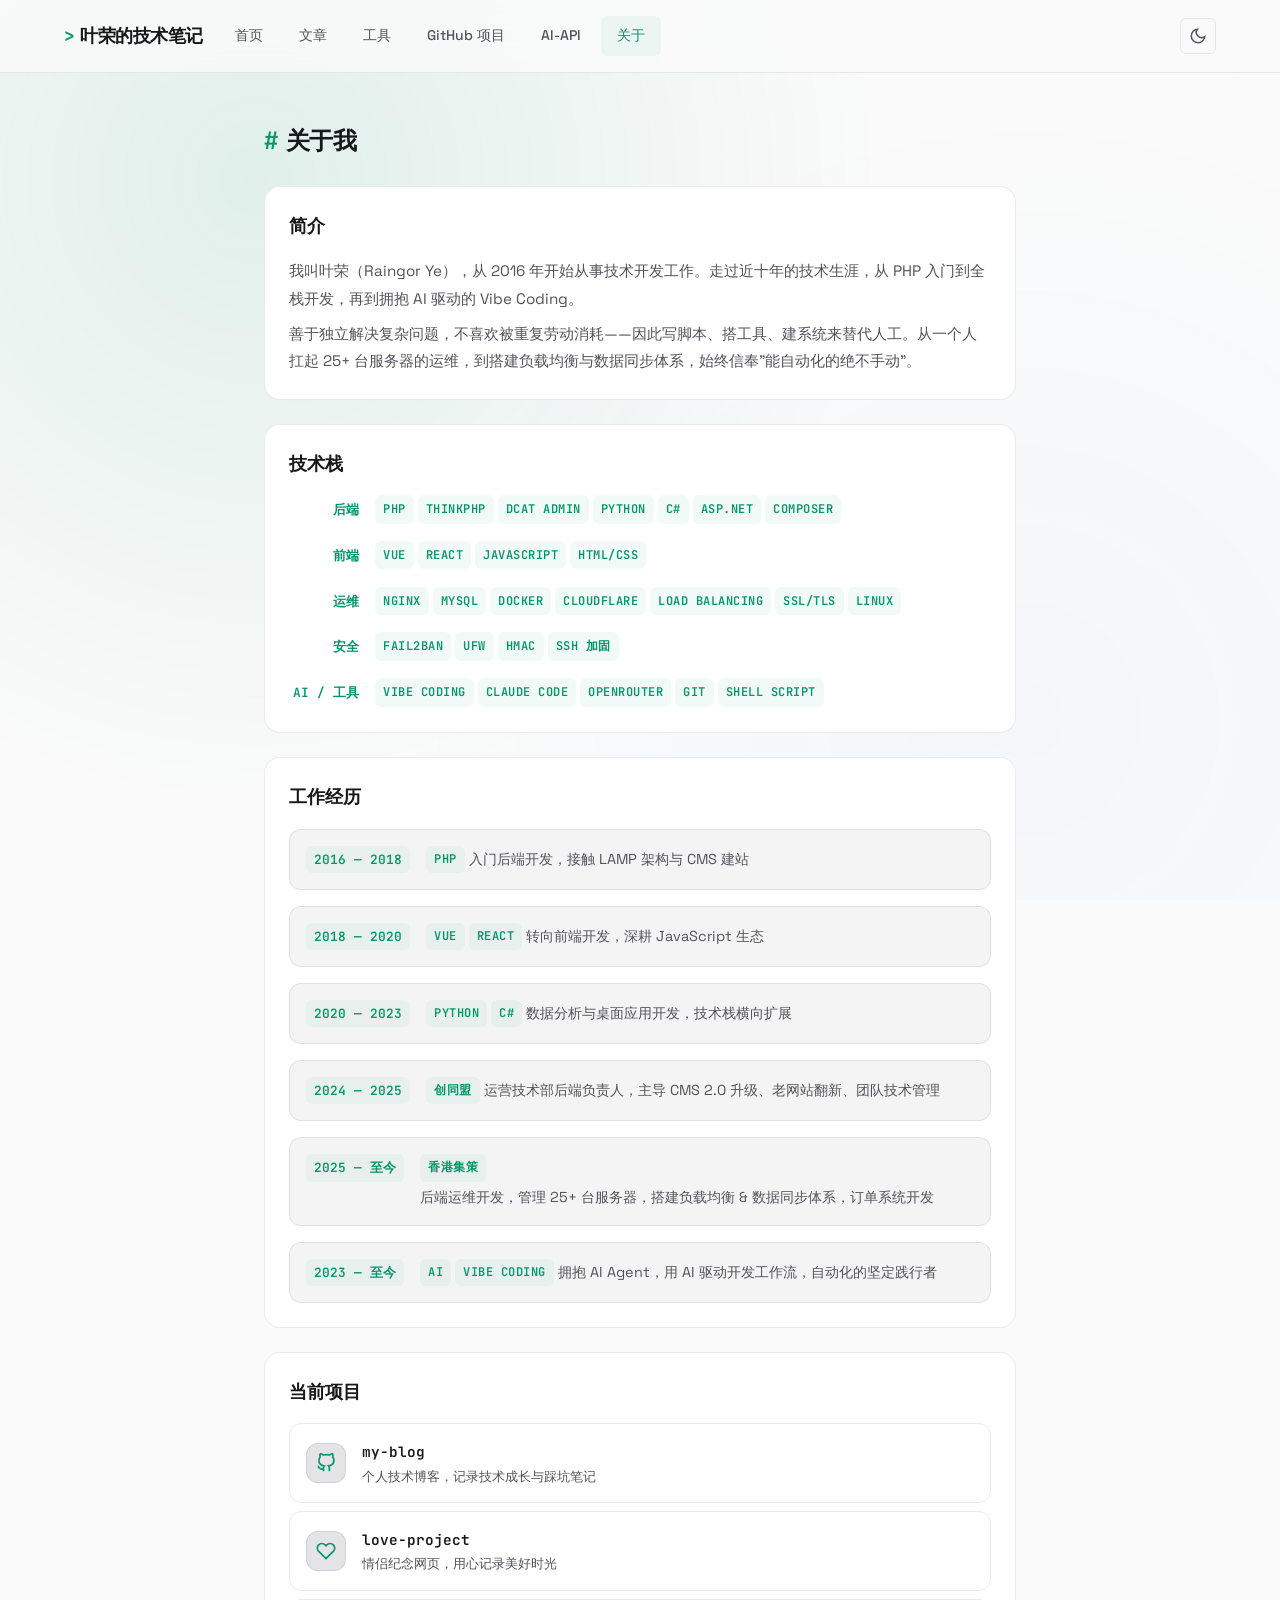
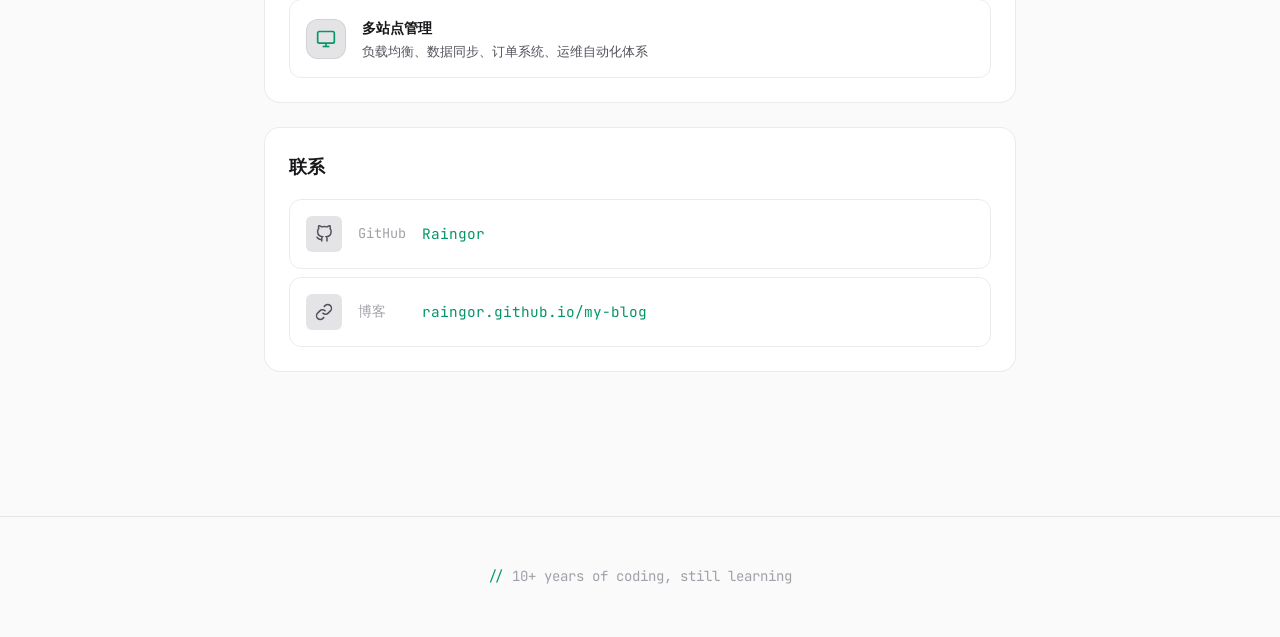
<file: about.html>
<!DOCTYPE html>
<html lang="zh-CN">
<head>
  <meta charset="UTF-8">
  <meta name="viewport" content="width=device-width, initial-scale=1.0">
  <title>关于 - 叶荣的技术笔记</title>
  <link rel="preconnect" href="https://fonts.googleapis.com">
  <link rel="preconnect" href="https://fonts.gstatic.com" crossorigin>
  <link href="https://fonts.googleapis.com/css2?family=Space+Grotesk:wght@400;500;600;700&family=JetBrains+Mono:wght@400;500;600&display=swap" rel="stylesheet">
  <link rel="stylesheet" href="css/style.css">
</head>
<body data-page="about">
  <!-- Header -->
  <header class="header">
    <div class="container header-inner">
      <div class="header-left">
        <a href="index.html" class="logo">叶荣的技术笔记</a>
        <nav class="nav">
          <a href="index.html">首页</a>
          <a href="blog.html">文章</a>
          <a href="tools.html">工具</a>
          <a href="github.html">GitHub 项目</a>
          <a href="ai.html">AI-API</a>
          <a href="about.html">关于</a>
        </nav>
      </div>
      <div class="header-right">
        <button class="theme-toggle" onclick="toggleTheme()" title="切换主题">
          <svg class="moon-icon" width="18" height="18" viewBox="0 0 24 24" fill="none" stroke="currentColor" stroke-width="2"><path d="M21 12.79A9 9 0 1 1 11.21 3 7 7 0 0 0 21 12.79z"></path></svg>
          <svg class="sun-icon" width="18" height="18" viewBox="0 0 24 24" fill="none" stroke="currentColor" stroke-width="2"><circle cx="12" cy="12" r="5"></circle><line x1="12" y1="1" x2="12" y2="3"></line><line x1="12" y1="21" x2="12" y2="23"></line><line x1="4.22" y1="4.22" x2="5.64" y2="5.64"></line><line x1="18.36" y1="18.36" x2="19.78" y2="19.78"></line><line x1="1" y1="12" x2="3" y2="12"></line><line x1="21" y1="12" x2="23" y2="12"></line><line x1="4.22" y1="19.78" x2="5.64" y2="18.36"></line><line x1="18.36" y1="5.64" x2="19.78" y2="4.22"></line></svg>
        </button>
        <button class="mobile-menu-btn" onclick="toggleMobileMenu()">
          <svg width="24" height="24" viewBox="0 0 24 24" fill="none" stroke="currentColor" stroke-width="2">
            <line x1="3" y1="6" x2="21" y2="6"></line>
            <line x1="3" y1="12" x2="21" y2="12"></line>
            <line x1="3" y1="18" x2="21" y2="18"></line>
          </svg>
        </button>
      </div>
    </div>
  </header>

  <!-- Main Content -->
  <section class="section">
    <div class="container container-narrow">
      <h1 class="section-title">关于我</h1>

      <div class="card mb-lg">
        <h2 class="card-title">简介</h2>
        <p class="card-text">
          我叫叶荣（Raingor Ye），从 2016 年开始从事技术开发工作。走过近十年的技术生涯，从 PHP 入门到全栈开发，再到拥抱 AI 驱动的 Vibe Coding。
        </p>
        <p class="card-text mt-sm">
          善于独立解决复杂问题，不喜欢被重复劳动消耗——因此写脚本、搭工具、建系统来替代人工。从一个人扛起 25+ 台服务器的运维，到搭建负载均衡与数据同步体系，始终信奉"能自动化的绝不手动"。
        </p>
      </div>

      <div class="card mb-lg">
        <h2 class="card-title">技术栈</h2>
        <div class="skills-grid">
          <div class="skill-group">
            <div class="skill-group-label">后端</div>
            <div class="skill-tags">
              <span class="tag">PHP</span>
              <span class="tag">ThinkPHP</span>
              <span class="tag">Dcat Admin</span>
              <span class="tag">Python</span>
              <span class="tag">C#</span>
              <span class="tag">ASP.NET</span>
              <span class="tag">Composer</span>
            </div>
          </div>
          <div class="skill-group">
            <div class="skill-group-label">前端</div>
            <div class="skill-tags">
              <span class="tag">Vue</span>
              <span class="tag">React</span>
              <span class="tag">JavaScript</span>
              <span class="tag">HTML/CSS</span>
            </div>
          </div>
          <div class="skill-group">
            <div class="skill-group-label">运维</div>
            <div class="skill-tags">
              <span class="tag">Nginx</span>
              <span class="tag">MySQL</span>
              <span class="tag">Docker</span>
              <span class="tag">Cloudflare</span>
              <span class="tag">Load Balancing</span>
              <span class="tag">SSL/TLS</span>
              <span class="tag">Linux</span>
            </div>
          </div>
          <div class="skill-group">
            <div class="skill-group-label">安全</div>
            <div class="skill-tags">
              <span class="tag">Fail2ban</span>
              <span class="tag">UFW</span>
              <span class="tag">HMAC</span>
              <span class="tag">SSH 加固</span>
            </div>
          </div>
          <div class="skill-group">
            <div class="skill-group-label">AI / 工具</div>
            <div class="skill-tags">
              <span class="tag">Vibe Coding</span>
              <span class="tag">Claude Code</span>
              <span class="tag">OpenRouter</span>
              <span class="tag">Git</span>
              <span class="tag">Shell Script</span>
            </div>
          </div>
        </div>
      </div>

      <div class="card mb-lg">
        <h2 class="card-title">工作经历</h2>
        <div class="timeline">
          <div class="timeline-item">
            <div class="timeline-year">2016 — 2018</div>
            <div class="timeline-content">
              <span class="tag">PHP</span> 入门后端开发，接触 LAMP 架构与 CMS 建站
            </div>
          </div>
          <div class="timeline-item">
            <div class="timeline-year">2018 — 2020</div>
            <div class="timeline-content">
              <span class="tag">Vue</span> <span class="tag">React</span> 转向前端开发，深耕 JavaScript 生态
            </div>
          </div>
          <div class="timeline-item">
            <div class="timeline-year">2020 — 2023</div>
            <div class="timeline-content">
              <span class="tag">Python</span> <span class="tag">C#</span> 数据分析与桌面应用开发，技术栈横向扩展
            </div>
          </div>
          <div class="timeline-item">
            <div class="timeline-year">2024 — 2025</div>
            <div class="timeline-content">
              <span class="tag">创同盟</span> 运营技术部后端负责人，主导 CMS 2.0 升级、老网站翻新、团队技术管理
            </div>
          </div>
          <div class="timeline-item">
            <div class="timeline-year">2025 — 至今</div>
            <div class="timeline-content">
              <span class="tag">香港集策</span> 后端运维开发，管理 25+ 台服务器，搭建负载均衡 & 数据同步体系，订单系统开发
            </div>
          </div>
          <div class="timeline-item">
            <div class="timeline-year">2023 — 至今</div>
            <div class="timeline-content">
              <span class="tag">AI</span> <span class="tag">Vibe Coding</span> 拥抱 AI Agent，用 AI 驱动开发工作流，自动化的坚定践行者
            </div>
          </div>
        </div>
      </div>

      <div class="card mb-lg">
        <h2 class="card-title">当前项目</h2>
        <div class="project-list">
          <a href="https://raingor.github.io/my-blog" target="_blank" class="project-item">
            <div class="project-item-icon">
              <svg width="20" height="20" viewBox="0 0 24 24" fill="none" stroke="currentColor" stroke-width="2"><path d="M9 19c-5 1.5-5-2.5-7-3m14 6v-3.87a3.37 3.37 0 0 0-.94-2.61c3.14-.35 6.44-1.54 6.44-7A5.44 5.44 0 0 0 20 4.77 5.07 5.07 0 0 0 19.91 1S18.73.65 16 2.48a13.38 13.38 0 0 0-7 0C6.27.65 5.09 1 5.09 1A5.07 5.07 0 0 0 5 4.77a5.44 5.44 0 0 0-1.5 3.78c0 5.42 3.3 6.61 6.44 7A3.37 3.37 0 0 0 9 18.13V22"></path></svg>
            </div>
            <div class="project-item-content">
              <div class="project-item-title">my-blog</div>
              <div class="project-item-desc">个人技术博客，记录技术成长与踩坑笔记</div>
            </div>
          </a>
          <a href="https://raingor.github.io/cc-timeline/" target="_blank" class="project-item">
            <div class="project-item-icon">
              <svg width="20" height="20" viewBox="0 0 24 24" fill="none" stroke="currentColor" stroke-width="2"><path d="M20.84 4.61a5.5 5.5 0 0 0-7.78 0L12 5.67l-1.06-1.06a5.5 5.5 0 0 0-7.78 7.78l1.06 1.06L12 21.23l7.78-7.78 1.06-1.06a5.5 5.5 0 0 0 0-7.78z"></path></svg>
            </div>
            <div class="project-item-content">
              <div class="project-item-title">love-project</div>
              <div class="project-item-desc">情侣纪念网页，用心记录美好时光</div>
            </div>
          </a>
          <div class="project-item">
            <div class="project-item-icon" style="border-color: var(--color-border);">
              <svg width="20" height="20" viewBox="0 0 24 24" fill="none" stroke="currentColor" stroke-width="2"><rect x="2" y="3" width="20" height="14" rx="2" ry="2"></rect><line x1="8" y1="21" x2="16" y2="21"></line><line x1="12" y1="17" x2="12" y2="21"></line></svg>
            </div>
            <div class="project-item-content">
              <div class="project-item-title">多站点管理</div>
              <div class="project-item-desc">负载均衡、数据同步、订单系统、运维自动化体系</div>
            </div>
          </div>
        </div>
      </div>

      <div class="card">
        <h2 class="card-title">联系</h2>
        <div class="contact-list">
          <a href="https://github.com/Raingor" target="_blank" class="contact-item">
            <span class="contact-icon">
              <svg width="18" height="18" viewBox="0 0 24 24" fill="none" stroke="currentColor" stroke-width="2"><path d="M9 19c-5 1.5-5-2.5-7-3m14 6v-3.87a3.37 3.37 0 0 0-.94-2.61c3.14-.35 6.44-1.54 6.44-7A5.44 5.44 0 0 0 20 4.77 5.07 5.07 0 0 0 19.91 1S18.73.65 16 2.48a13.38 13.38 0 0 0-7 0C6.27.65 5.09 1 5.09 1A5.07 5.07 0 0 0 5 4.77a5.44 5.44 0 0 0-1.5 3.78c0 5.42 3.3 6.61 6.44 7A3.37 3.37 0 0 0 9 18.13V22"></path></svg>
            </span>
            <span class="contact-label">GitHub</span>
            <span class="contact-value">Raingor</span>
          </a>
          <a href="https://raingor.github.io/my-blog" target="_blank" class="contact-item">
            <span class="contact-icon">
              <svg width="18" height="18" viewBox="0 0 24 24" fill="none" stroke="currentColor" stroke-width="2"><path d="M10 13a5 5 0 0 0 7.54.54l3-3a5 5 0 0 0-7.07-7.07l-1.72 1.71"></path><path d="M14 11a5 5 0 0 0-7.54-.54l-3 3a5 5 0 0 0 7.07 7.07l1.71-1.71"></path></svg>
            </span>
            <span class="contact-label">博客</span>
            <span class="contact-value">raingor.github.io/my-blog</span>
          </a>
        </div>
      </div>
    </div>
  </section>

  <!-- Footer -->
  <footer class="footer">
    <div class="container">
      <p>10+ years of coding, still learning</p>
    </div>
  </footer>

  <script src="js/theme.js"></script>
  <script src="js/app.js"></script>
</body>
</html>
</file>
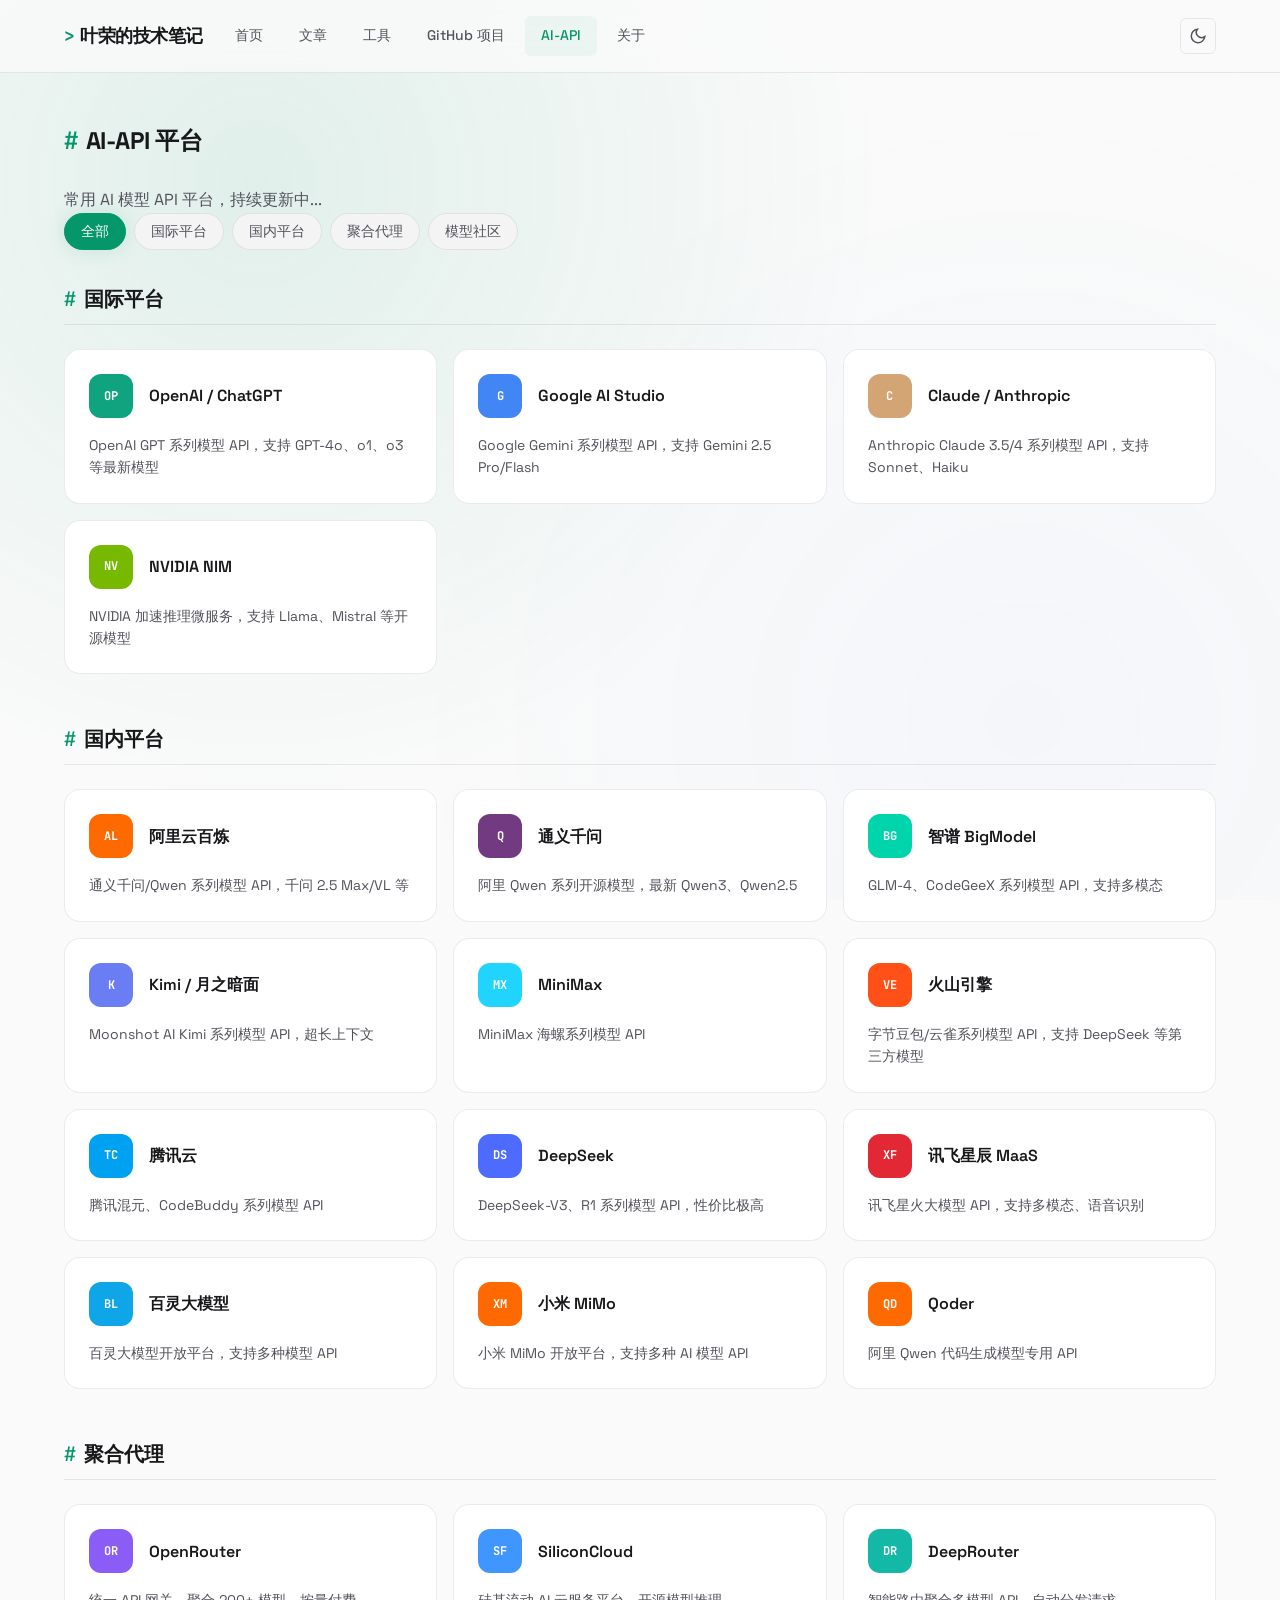
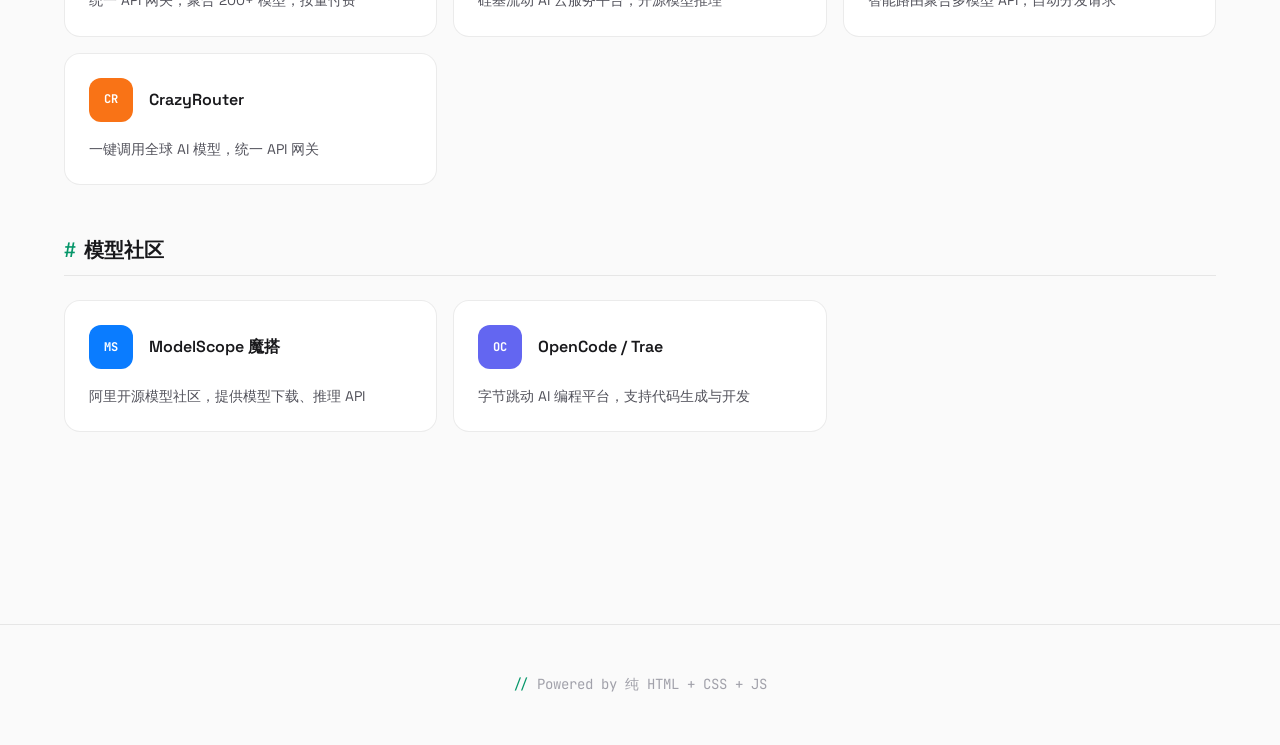
<file: ai.html>
<!DOCTYPE html>
<html lang="zh-CN">
<head>
  <meta charset="UTF-8">
  <meta name="viewport" content="width=device-width, initial-scale=1.0">
  <title>AI-API 平台 - 叶荣的技术笔记</title>
  <link rel="preconnect" href="https://fonts.googleapis.com">
  <link rel="preconnect" href="https://fonts.gstatic.com" crossorigin>
  <link href="https://fonts.googleapis.com/css2?family=Space+Grotesk:wght@400;500;600;700&family=JetBrains+Mono:wght@400;500;600&display=swap" rel="stylesheet">
  <link rel="stylesheet" href="css/style.css">
</head>
<body data-page="ai">
  <!-- Header -->
  <header class="header">
    <div class="container header-inner">
      <div class="header-left">
        <a href="index.html" class="logo">叶荣的技术笔记</a>
        <nav class="nav">
          <a href="index.html">首页</a>
          <a href="blog.html">文章</a>
          <a href="tools.html">工具</a>
          <a href="github.html">GitHub 项目</a>
          <a href="ai.html">AI-API</a>
          <a href="about.html">关于</a>
        </nav>
      </div>
      <div class="header-right">
        <button class="theme-toggle" onclick="toggleTheme()" title="切换主题">
          <svg class="moon-icon" width="18" height="18" viewBox="0 0 24 24" fill="none" stroke="currentColor" stroke-width="2"><path d="M21 12.79A9 9 0 1 1 11.21 3 7 7 0 0 0 21 12.79z"></path></svg>
          <svg class="sun-icon" width="18" height="18" viewBox="0 0 24 24" fill="none" stroke="currentColor" stroke-width="2"><circle cx="12" cy="12" r="5"></circle><line x1="12" y1="1" x2="12" y2="3"></line><line x1="12" y1="21" x2="12" y2="23"></line><line x1="4.22" y1="4.22" x2="5.64" y2="5.64"></line><line x1="18.36" y1="18.36" x2="19.78" y2="19.78"></line><line x1="1" y1="12" x2="3" y2="12"></line><line x1="21" y1="12" x2="23" y2="12"></line><line x1="4.22" y1="19.78" x2="5.64" y2="18.36"></line><line x1="18.36" y1="5.64" x2="19.78" y2="4.22"></line></svg>
        </button>
        <button class="mobile-menu-btn" onclick="toggleMobileMenu()">
          <svg width="24" height="24" viewBox="0 0 24 24" fill="none" stroke="currentColor" stroke-width="2">
            <line x1="3" y1="6" x2="21" y2="6"></line>
            <line x1="3" y1="12" x2="21" y2="12"></line>
            <line x1="3" y1="18" x2="21" y2="18"></line>
          </svg>
        </button>
      </div>
    </div>
  </header>

  <!-- Main Content -->
  <section class="section">
    <div class="container">
      <h1 class="section-title">AI-API 平台</h1>
      <p style="color: var(--color-text-secondary); margin-bottom: var(--space-6);">
        常用 AI 模型 API 平台，持续更新中...
      </p>

      <div id="ai-content">

        <!-- Category Pills -->
        <div id="category-pills" class="category-pills"></div>

        <!-- International Platforms -->
        <div class="tool-category" data-category="international">
        <h2>国际平台</h2>
        <div class="ai-grid">
          <a href="https://chat.openai.com/" target="_blank" class="ai-card">
            <div class="ai-card-header">
              <div class="ai-card-icon" style="background: #10a37f;">OP</div>
              <div class="ai-card-title">OpenAI / ChatGPT</div>
            </div>
            <div class="ai-card-desc">OpenAI GPT 系列模型 API，支持 GPT-4o、o1、o3 等最新模型</div>
          </a>
          <a href="https://aistudio.google.com/" target="_blank" class="ai-card">
            <div class="ai-card-header">
              <div class="ai-card-icon" style="background: #4285f4;">G</div>
              <div class="ai-card-title">Google AI Studio</div>
            </div>
            <div class="ai-card-desc">Google Gemini 系列模型 API，支持 Gemini 2.5 Pro/Flash</div>
          </a>
          <a href="https://claude.ai/" target="_blank" class="ai-card">
            <div class="ai-card-header">
              <div class="ai-card-icon" style="background: #d4a574;">C</div>
              <div class="ai-card-title">Claude / Anthropic</div>
            </div>
            <div class="ai-card-desc">Anthropic Claude 3.5/4 系列模型 API，支持 Sonnet、Haiku</div>
          </a>
          <a href="https://build.nvidia.com/models" target="_blank" class="ai-card">
            <div class="ai-card-header">
              <div class="ai-card-icon" style="background: #76b900;">NV</div>
              <div class="ai-card-title">NVIDIA NIM</div>
            </div>
            <div class="ai-card-desc">NVIDIA 加速推理微服务，支持 Llama、Mistral 等开源模型</div>
          </a>
        </div>
      </div>

      <!-- Domestic Platforms -->
      <div class="tool-category" data-category="domestic">
        <h2>国内平台</h2>
        <div class="ai-grid">
          <a href="https://bailian.console.aliyun.com/" target="_blank" class="ai-card">
            <div class="ai-card-header">
              <div class="ai-card-icon" style="background: #ff6a00;">AL</div>
              <div class="ai-card-title">阿里云百炼</div>
            </div>
            <div class="ai-card-desc">通义千问/Qwen 系列模型 API，千问 2.5 Max/VL 等</div>
          </a>
          <a href="https://qwen.ai/" target="_blank" class="ai-card">
            <div class="ai-card-header">
              <div class="ai-card-icon" style="background: #723a81;">Q</div>
              <div class="ai-card-title">通义千问</div>
            </div>
            <div class="ai-card-desc">阿里 Qwen 系列开源模型，最新 Qwen3、Qwen2.5</div>
          </a>
          <a href="https://bigmodel.cn/" target="_blank" class="ai-card">
            <div class="ai-card-header">
              <div class="ai-card-icon" style="background: #00d4aa;">BG</div>
              <div class="ai-card-title">智谱 BigModel</div>
            </div>
            <div class="ai-card-desc">GLM-4、CodeGeeX 系列模型 API，支持多模态</div>
          </a>
          <a href="https://platform.kimi.com/" target="_blank" class="ai-card">
            <div class="ai-card-header">
              <div class="ai-card-icon" style="background: #6b7df2;">K</div>
              <div class="ai-card-title">Kimi / 月之暗面</div>
            </div>
            <div class="ai-card-desc">Moonshot AI Kimi 系列模型 API，超长上下文</div>
          </a>
          <a href="https://platform.minimaxi.com/" target="_blank" class="ai-card">
            <div class="ai-card-header">
              <div class="ai-card-icon" style="background: #21d4fd;">MX</div>
              <div class="ai-card-title">MiniMax</div>
            </div>
            <div class="ai-card-desc">MiniMax 海螺系列模型 API</div>
          </a>
          <a href="https://console.volcengine.com/" target="_blank" class="ai-card">
            <div class="ai-card-header">
              <div class="ai-card-icon" style="background: #ff5018;">VE</div>
              <div class="ai-card-title">火山引擎</div>
            </div>
            <div class="ai-card-desc">字节豆包/云雀系列模型 API，支持 DeepSeek 等第三方模型</div>
          </a>
          <a href="https://cloud.tencent.com/" target="_blank" class="ai-card">
            <div class="ai-card-header">
              <div class="ai-card-icon" style="background: #00a1f1;">TC</div>
              <div class="ai-card-title">腾讯云</div>
            </div>
            <div class="ai-card-desc">腾讯混元、CodeBuddy 系列模型 API</div>
          </a>
          <a href="https://platform.deepseek.com/" target="_blank" class="ai-card">
            <div class="ai-card-header">
              <div class="ai-card-icon" style="background: #4d6bfe;">DS</div>
              <div class="ai-card-title">DeepSeek</div>
            </div>
            <div class="ai-card-desc">DeepSeek-V3、R1 系列模型 API，性价比极高</div>
          </a>
          <a href="https://maas.xfyun.cn/" target="_blank" class="ai-card">
            <div class="ai-card-header">
              <div class="ai-card-icon" style="background: #e32835;">XF</div>
              <div class="ai-card-title">讯飞星辰 MaaS</div>
            </div>
            <div class="ai-card-desc">讯飞星火大模型 API，支持多模态、语音识别</div>
          </a>
          <a href="https://ling.tbox.cn/open" target="_blank" class="ai-card">
            <div class="ai-card-header">
              <div class="ai-card-icon" style="background: #0ea5e9;">BL</div>
              <div class="ai-card-title">百灵大模型</div>
            </div>
            <div class="ai-card-desc">百灵大模型开放平台，支持多种模型 API</div>
          </a>
          <a href="https://platform.xiaomimimo.com/" target="_blank" class="ai-card">
            <div class="ai-card-header">
              <div class="ai-card-icon" style="background: #ff6900;">XM</div>
              <div class="ai-card-title">小米 MiMo</div>
            </div>
            <div class="ai-card-desc">小米 MiMo 开放平台，支持多种 AI 模型 API</div>
          </a>
          <a href="https://qoder.console.aliyun.com/" target="_blank" class="ai-card">
            <div class="ai-card-header">
              <div class="ai-card-icon" style="background: #ff6a00;">QD</div>
              <div class="ai-card-title">Qoder</div>
            </div>
            <div class="ai-card-desc">阿里 Qwen 代码生成模型专用 API</div>
          </a>
        </div>
      </div>

      <!-- Model Aggregators / Proxy -->
      <div class="tool-category" data-category="proxy">
        <h2>聚合代理</h2>
        <div class="ai-grid">
          <a href="https://openrouter.ai/" target="_blank" class="ai-card">
            <div class="ai-card-header">
              <div class="ai-card-icon" style="background: #8b5cf6;">OR</div>
              <div class="ai-card-title">OpenRouter</div>
            </div>
            <div class="ai-card-desc">统一 API 网关，聚合 200+ 模型，按量付费</div>
          </a>
          <a href="https://cloud.siliconflow.cn/" target="_blank" class="ai-card">
            <div class="ai-card-header">
              <div class="ai-card-icon" style="background: #4096ff;">SF</div>
              <div class="ai-card-title">SiliconCloud</div>
            </div>
            <div class="ai-card-desc">硅基流动 AI 云服务平台，开源模型推理</div>
          </a>
          <a href="https://deeprouter.top/" target="_blank" class="ai-card">
            <div class="ai-card-header">
              <div class="ai-card-icon" style="background: #14b8a6;">DR</div>
              <div class="ai-card-title">DeepRouter</div>
            </div>
            <div class="ai-card-desc">智能路由聚合多模型 API，自动分发请求</div>
          </a>
          <a href="https://crazyrouter.com/" target="_blank" class="ai-card">
            <div class="ai-card-header">
              <div class="ai-card-icon" style="background: #f97316;">CR</div>
              <div class="ai-card-title">CrazyRouter</div>
            </div>
            <div class="ai-card-desc">一键调用全球 AI 模型，统一 API 网关</div>
          </a>
        </div>
      </div>

      <!-- Model Communities -->
      <div class="tool-category" data-category="community">
        <h2>模型社区</h2>
        <div class="ai-grid">
          <a href="https://modelscope.cn/" target="_blank" class="ai-card">
            <div class="ai-card-header">
              <div class="ai-card-icon" style="background: #0a7cff;">MS</div>
              <div class="ai-card-title">ModelScope 魔搭</div>
            </div>
            <div class="ai-card-desc">阿里开源模型社区，提供模型下载、推理 API</div>
          </a>
          <a href="https://opencode.ai/" target="_blank" class="ai-card">
            <div class="ai-card-header">
              <div class="ai-card-icon" style="background: #6366f1;">OC</div>
              <div class="ai-card-title">OpenCode / Trae</div>
            </div>
            <div class="ai-card-desc">字节跳动 AI 编程平台，支持代码生成与开发</div>
          </a>
        </div>
      </div>
    </div>
    </div>
  </section>

  <!-- Footer -->
  <footer class="footer">
    <div class="container">
      <p>Powered by 纯 HTML + CSS + JS</p>
    </div>
  </footer>

  <script src="js/theme.js"></script>
  <script src="js/app.js"></script>
</body>
</html>
</file>
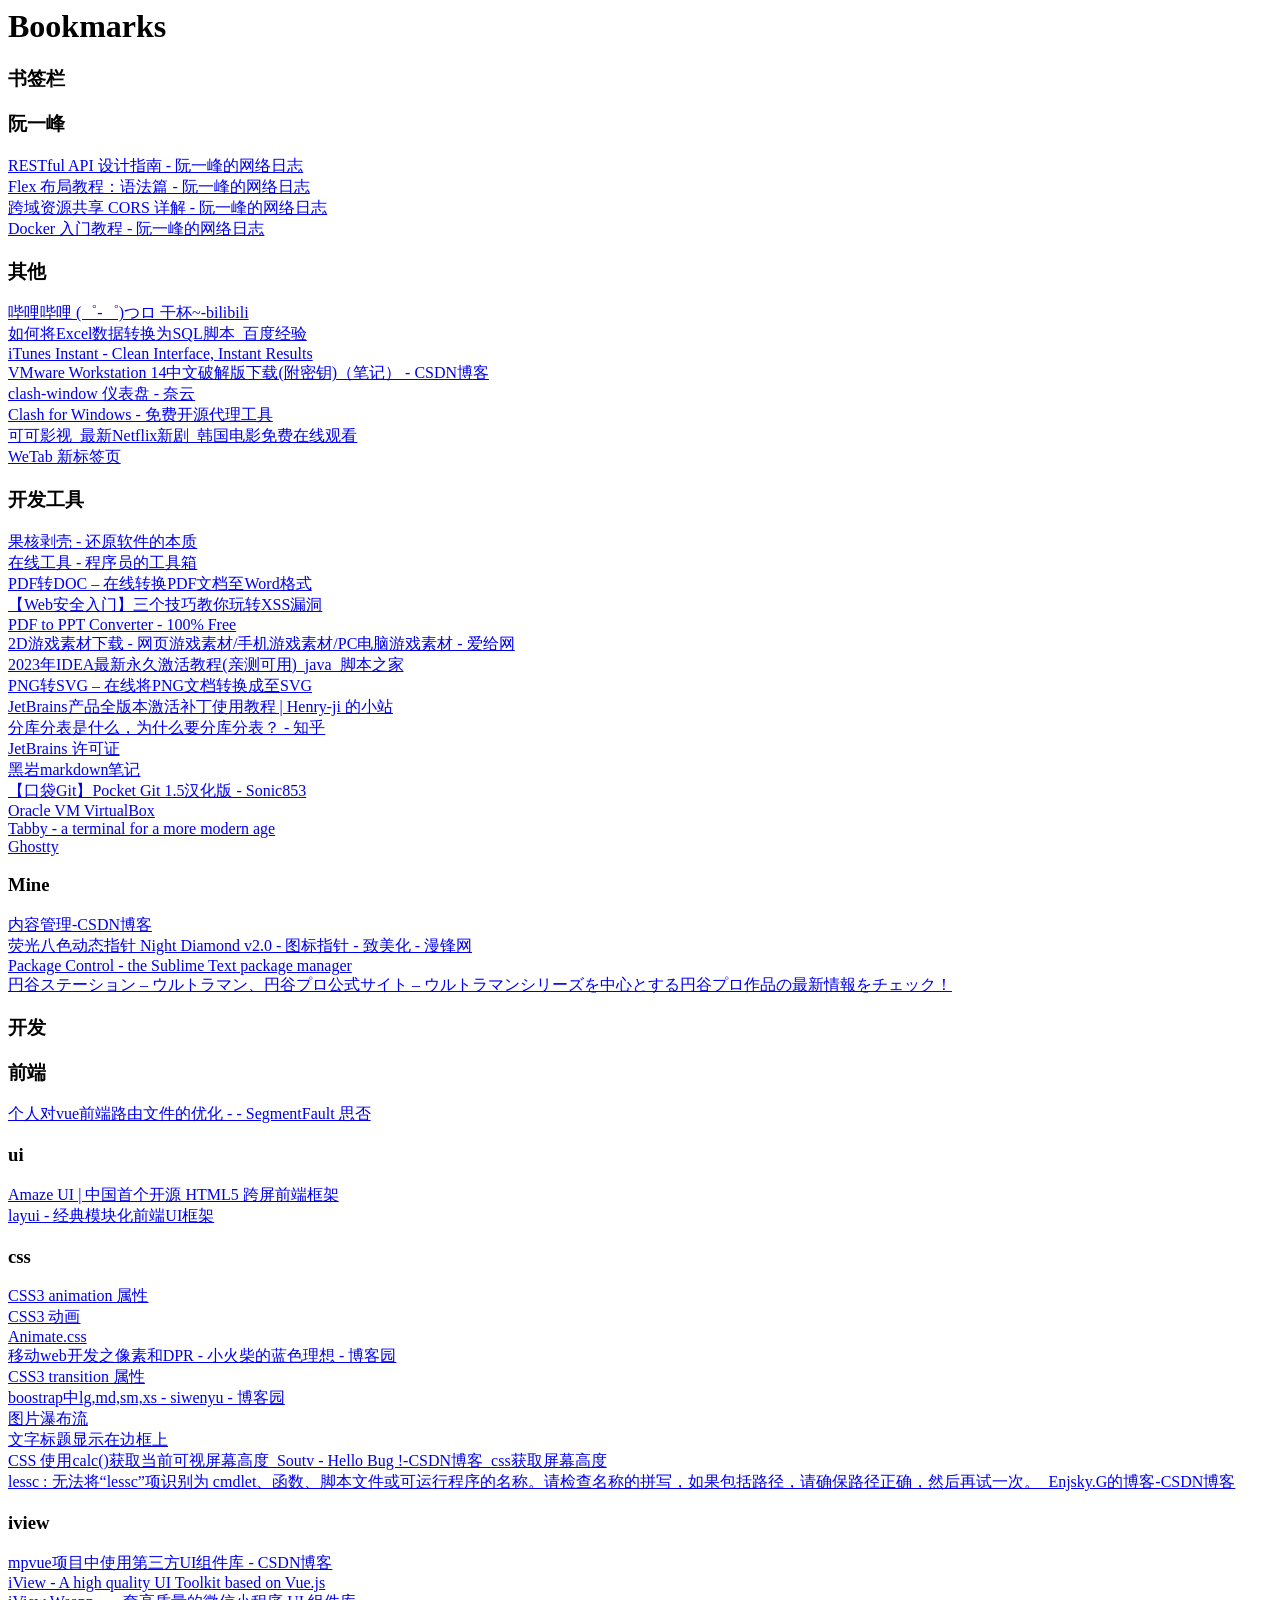
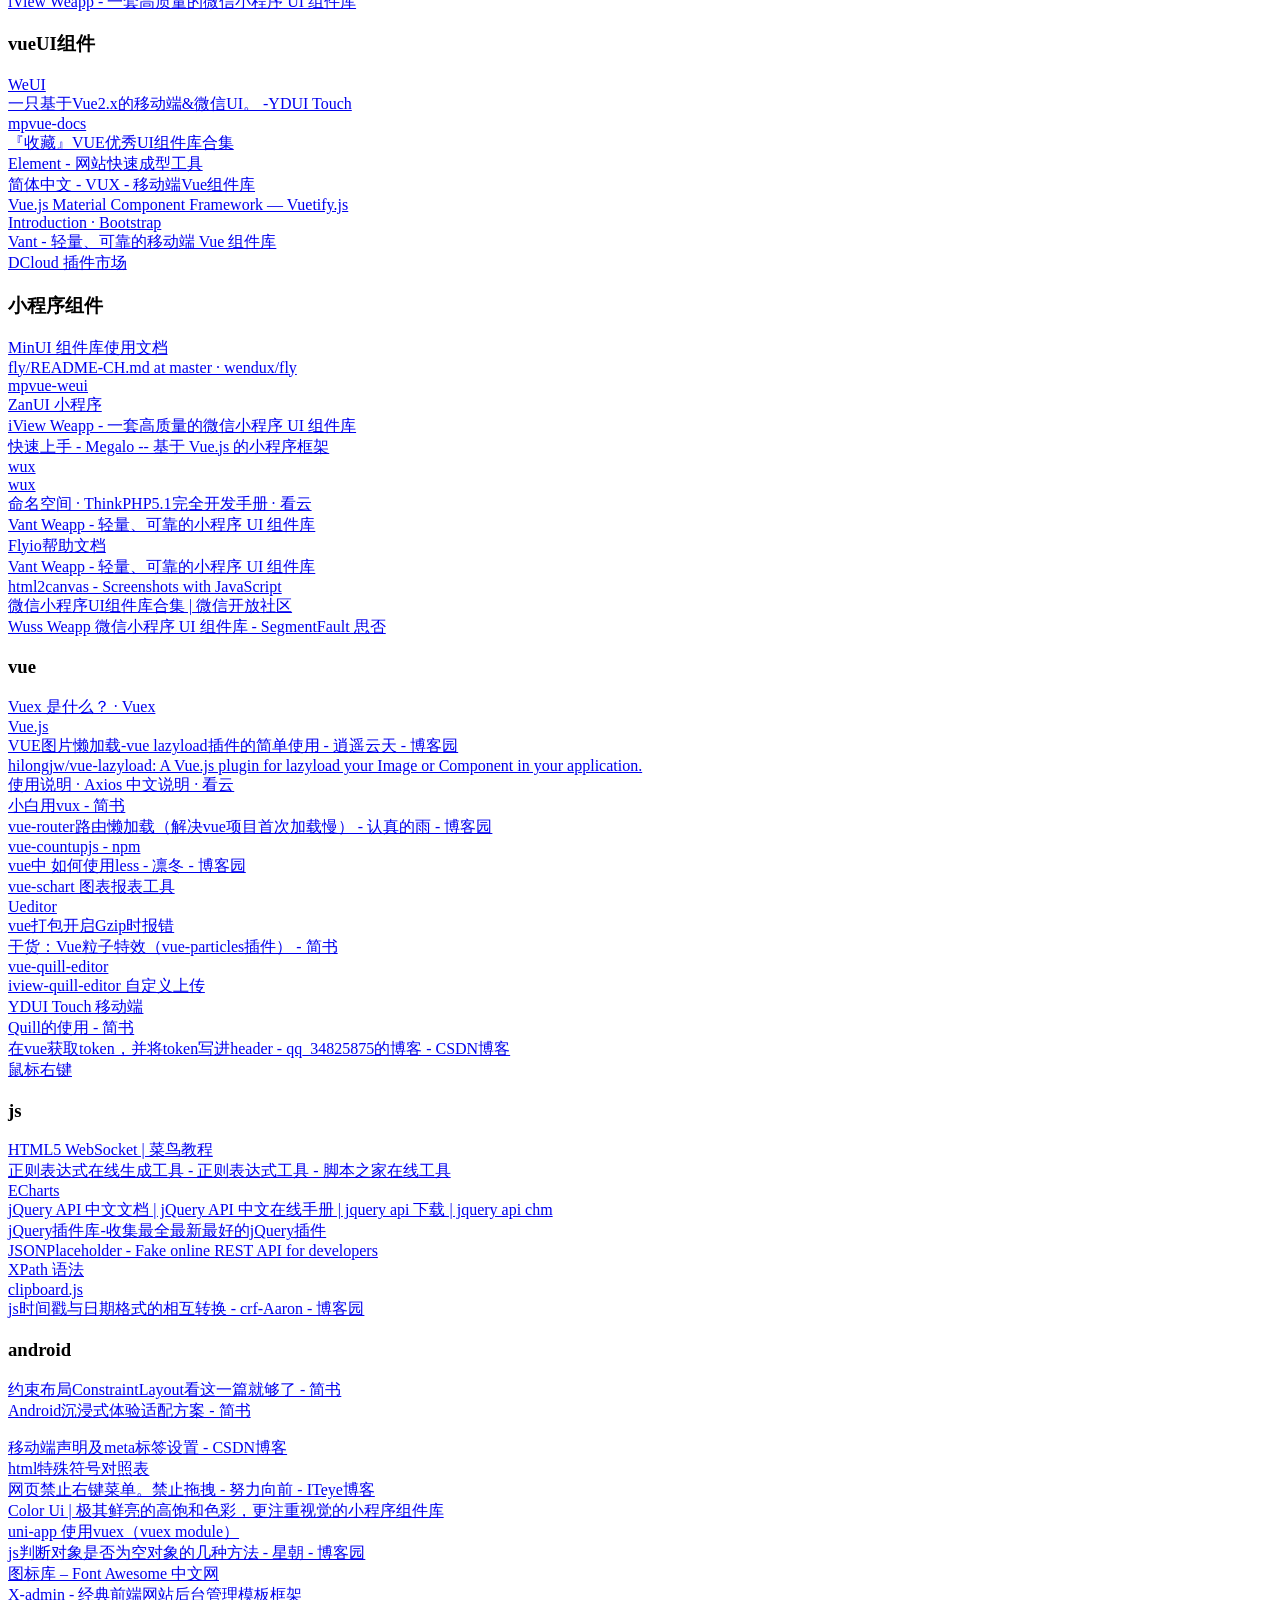
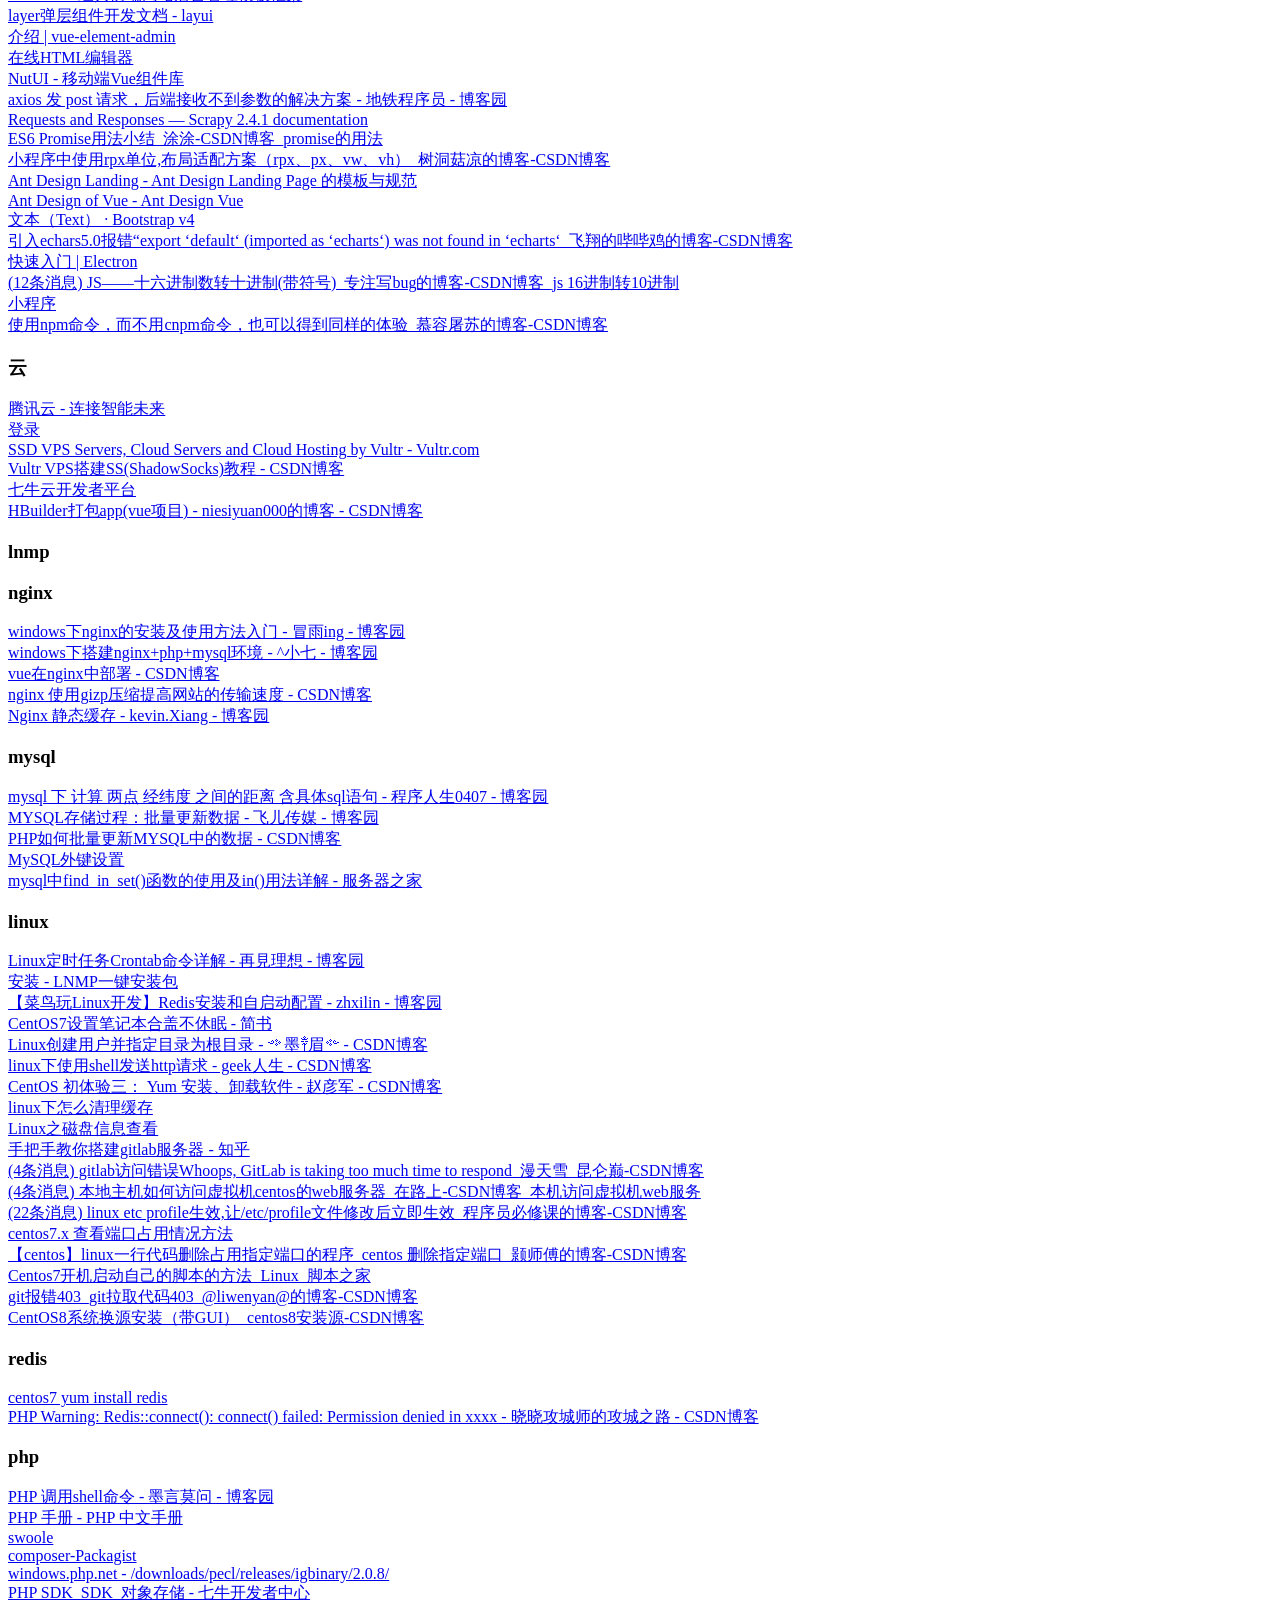
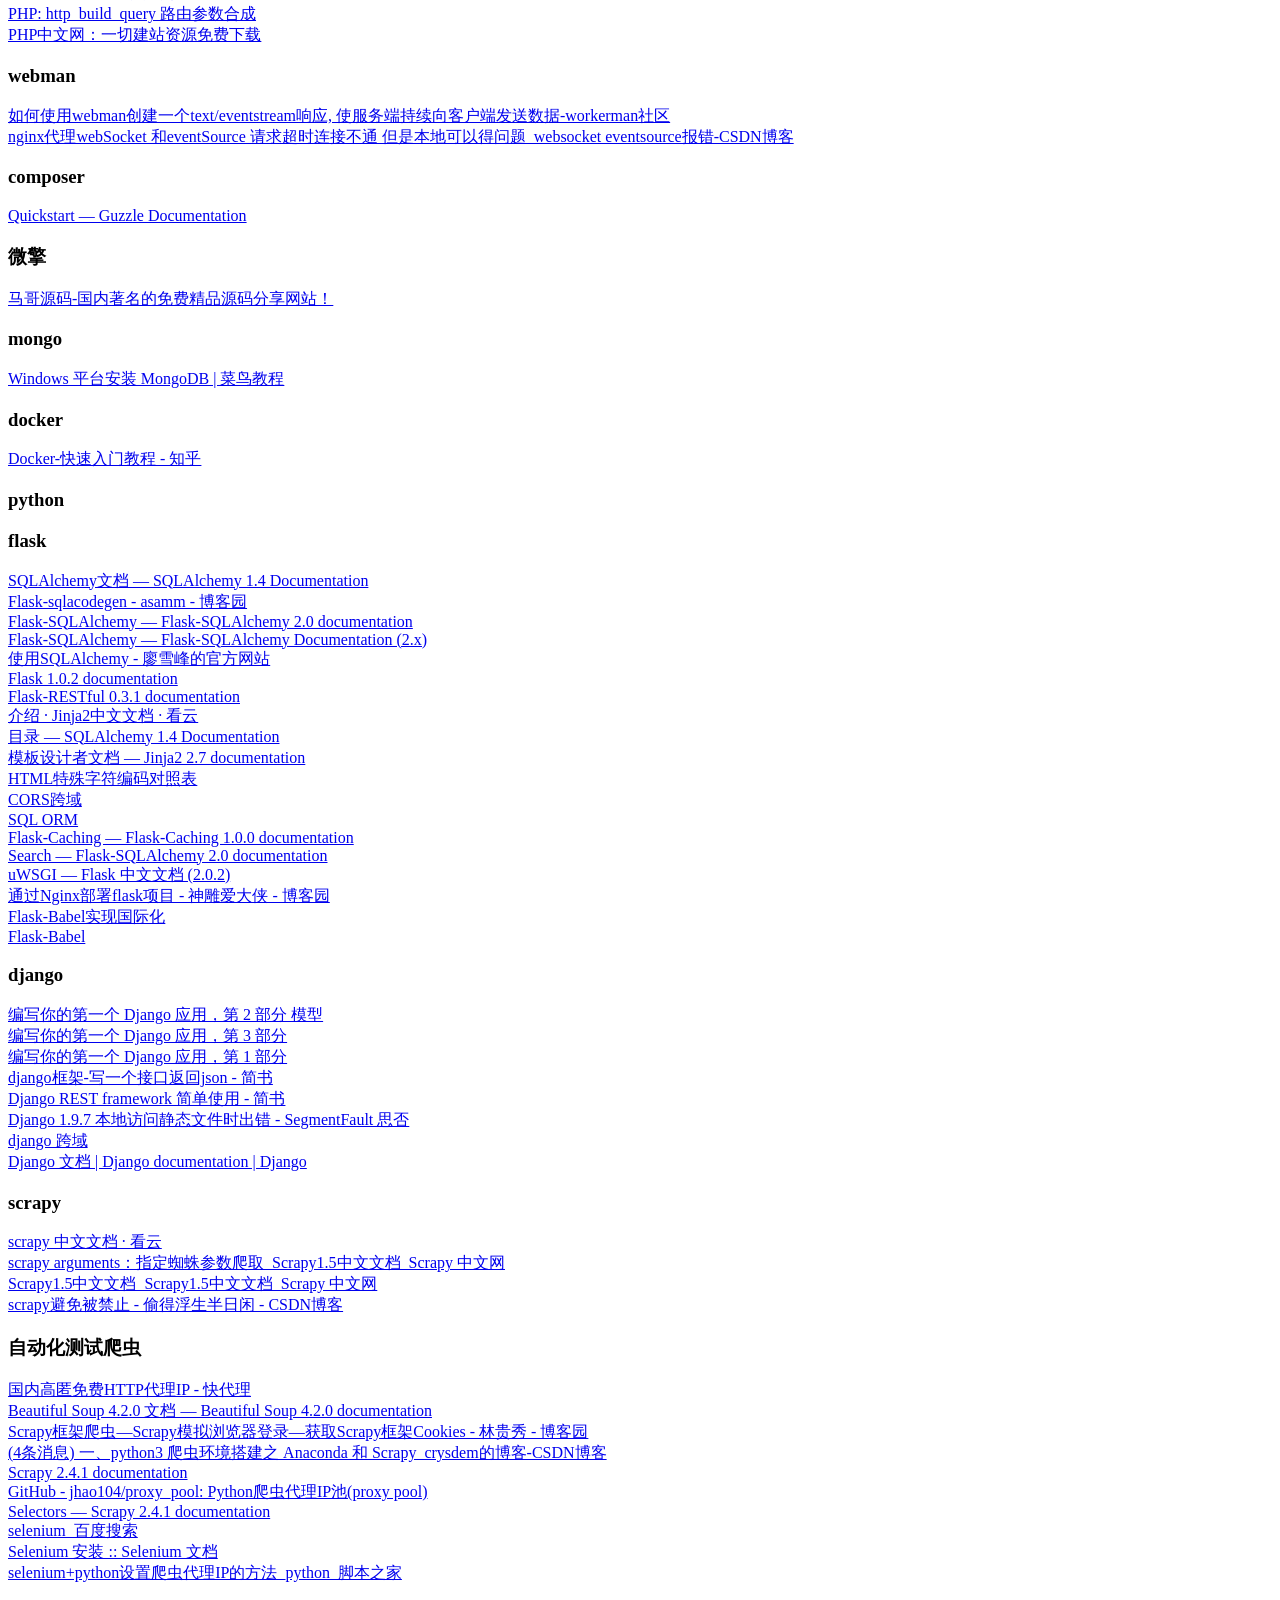
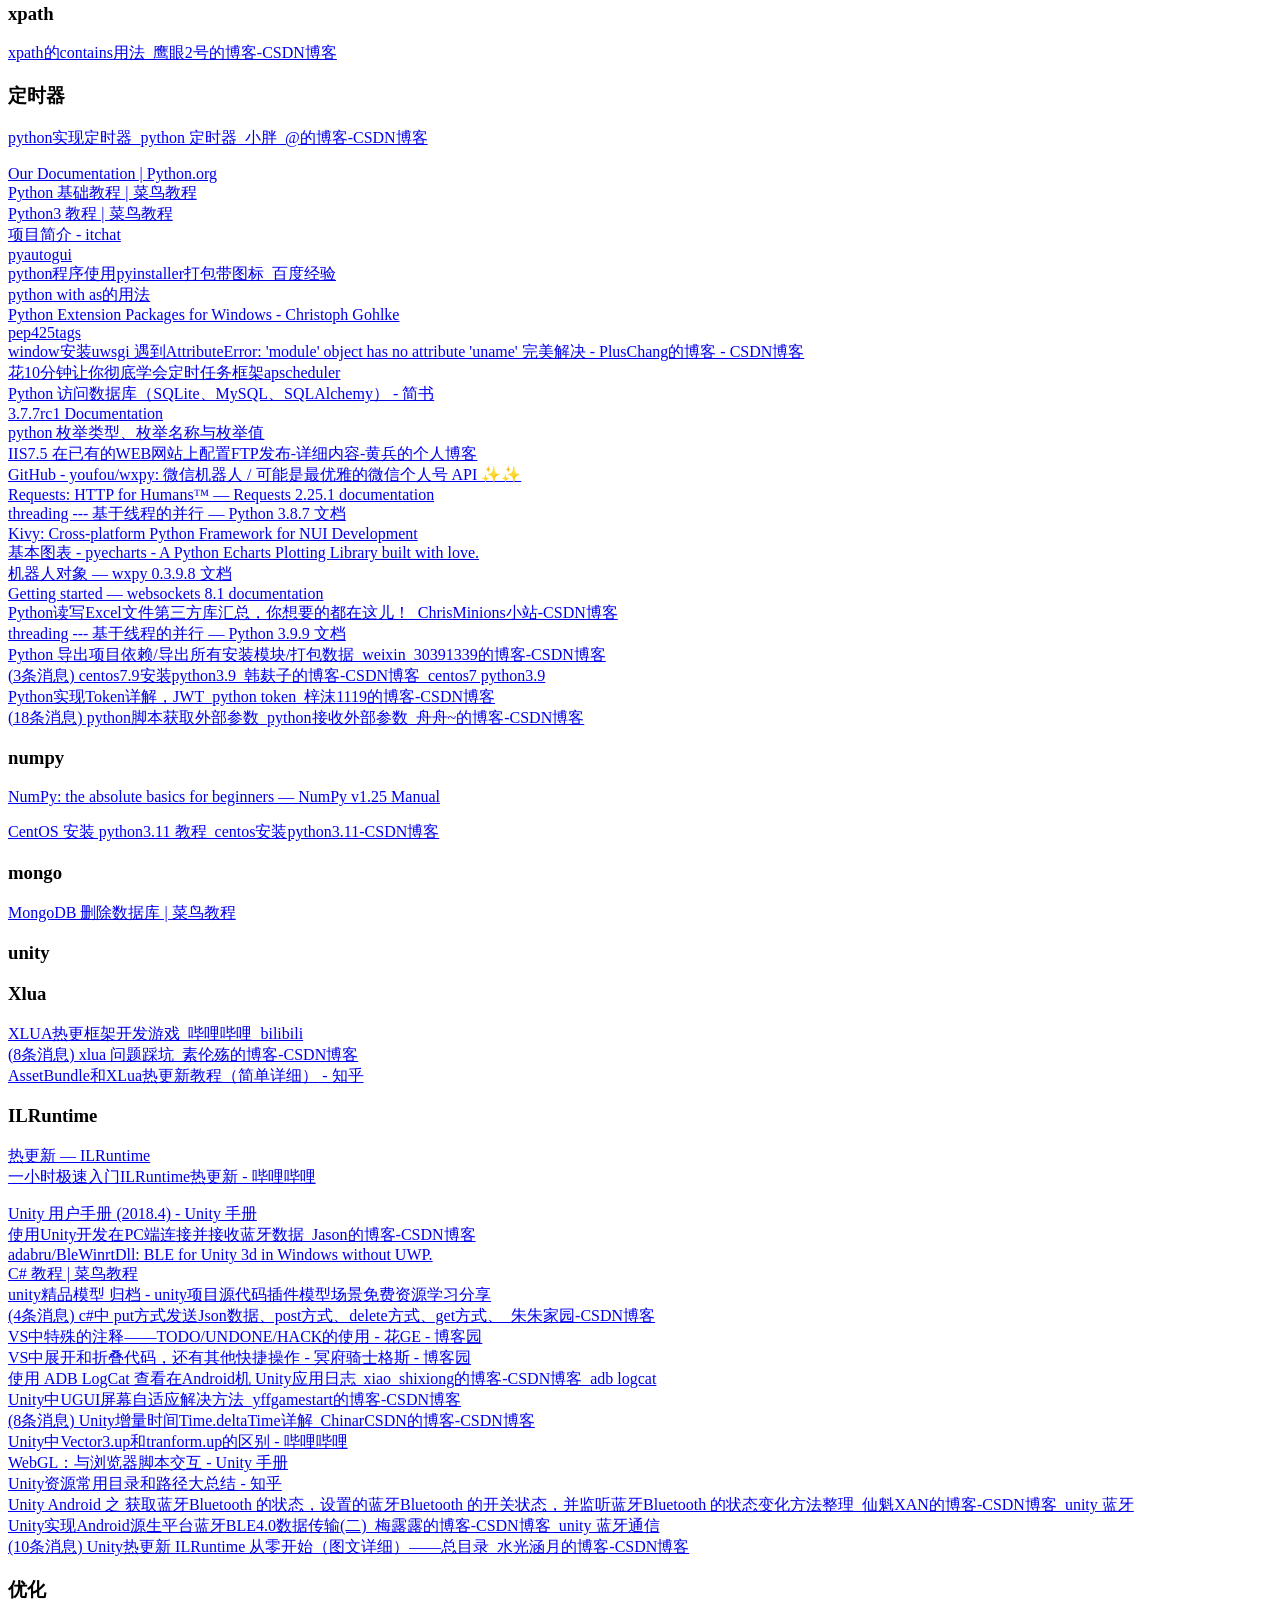
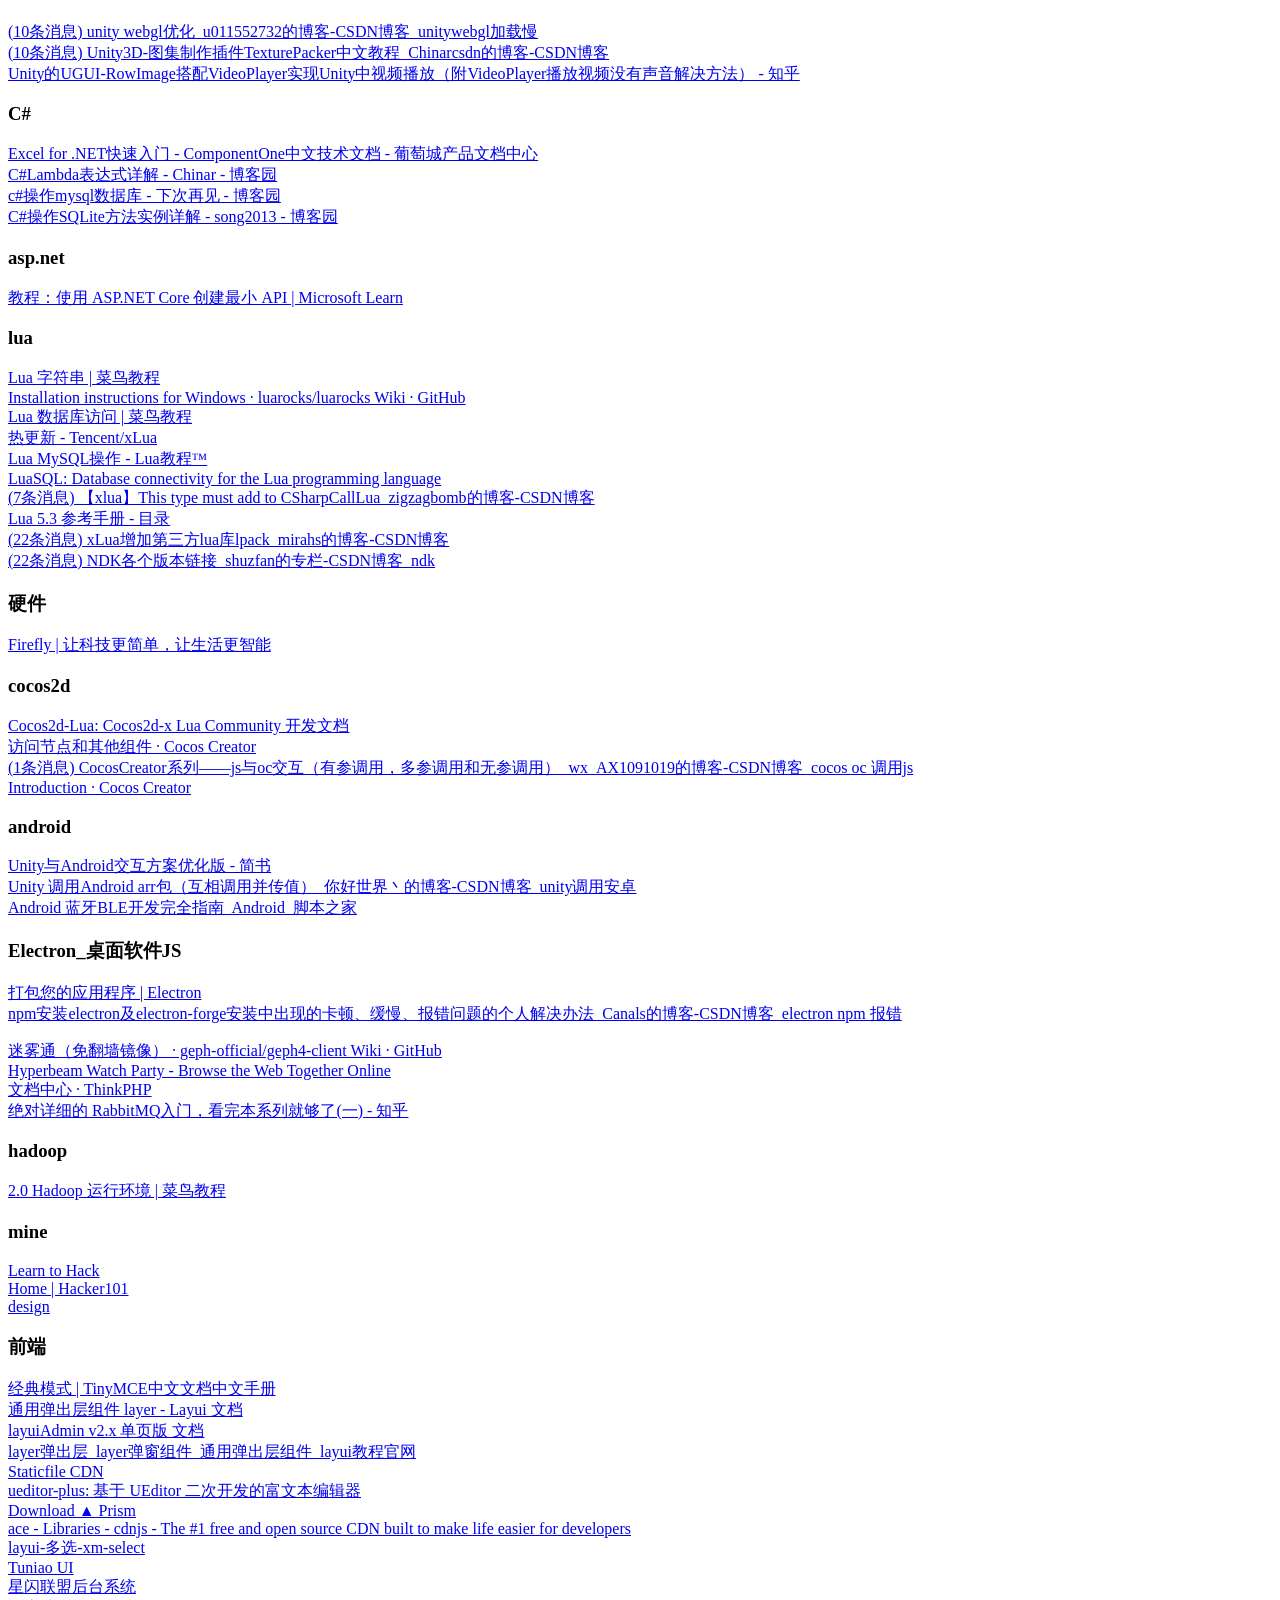
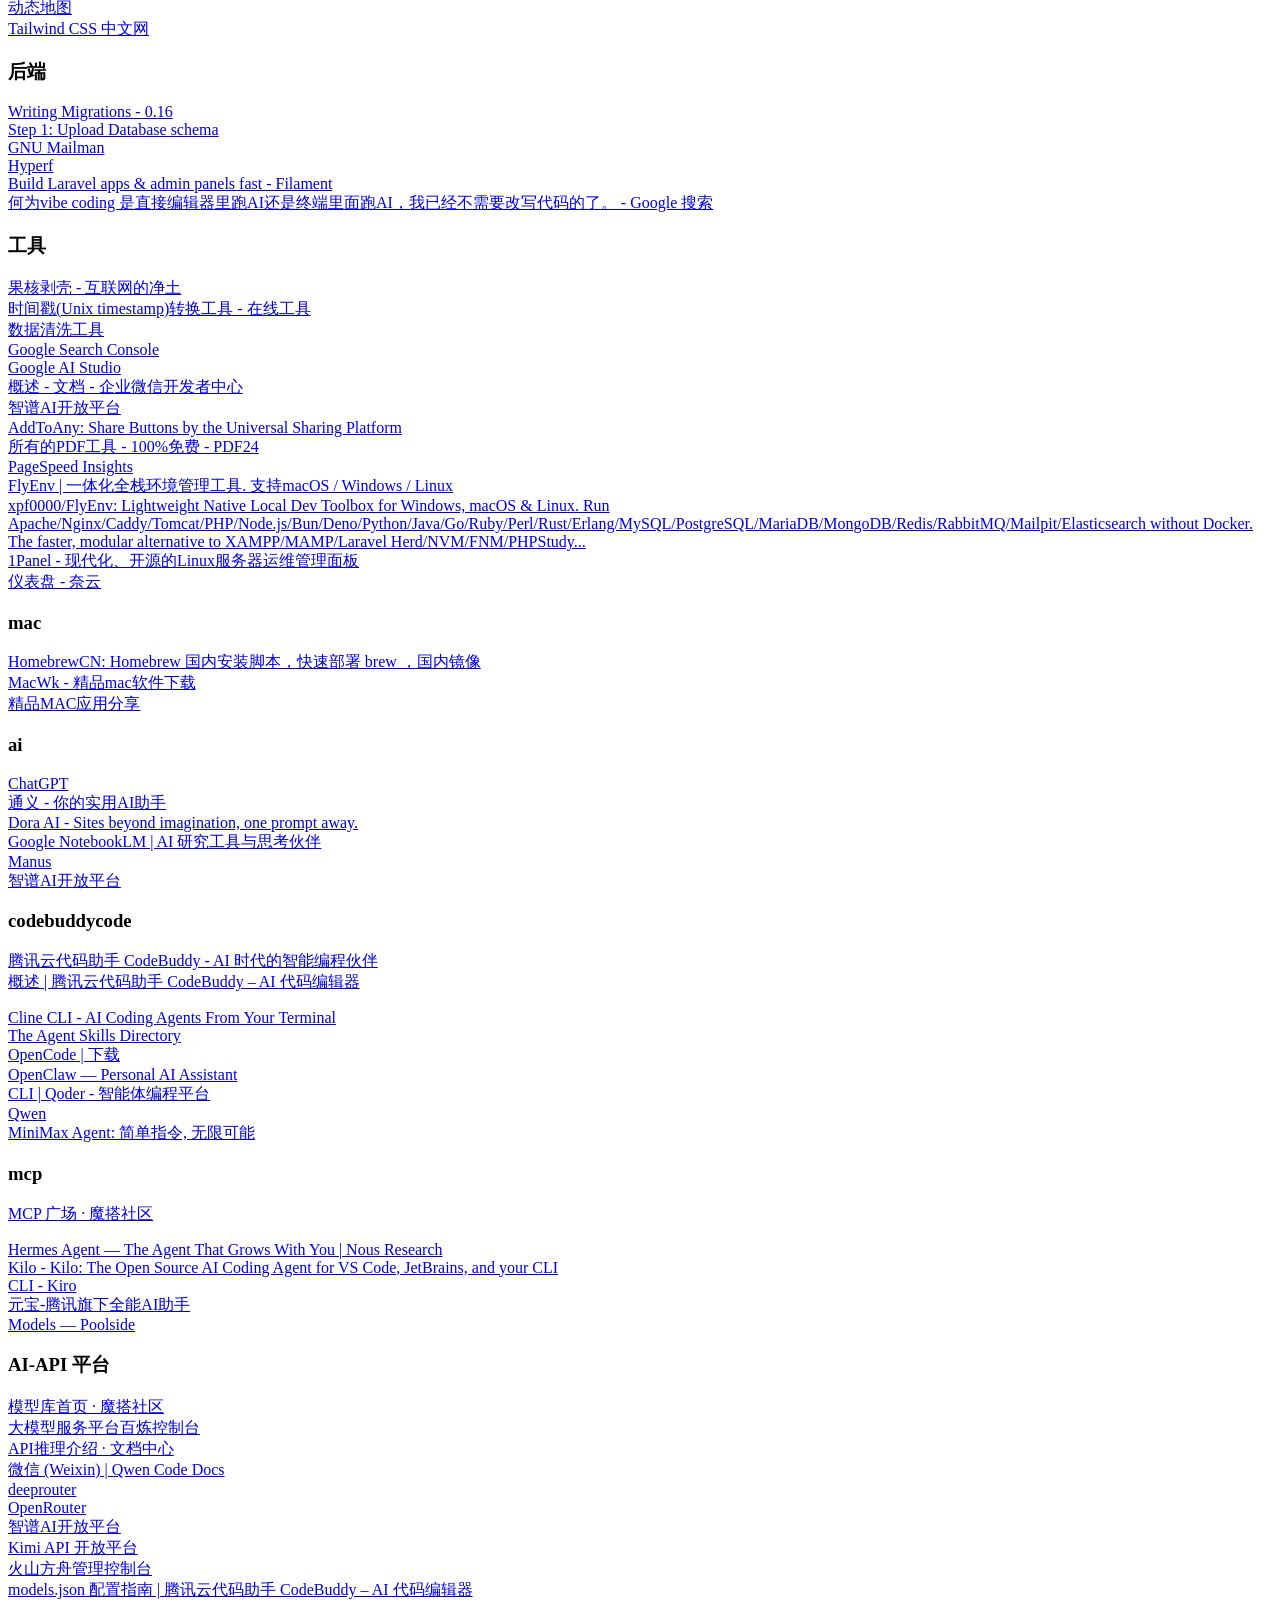
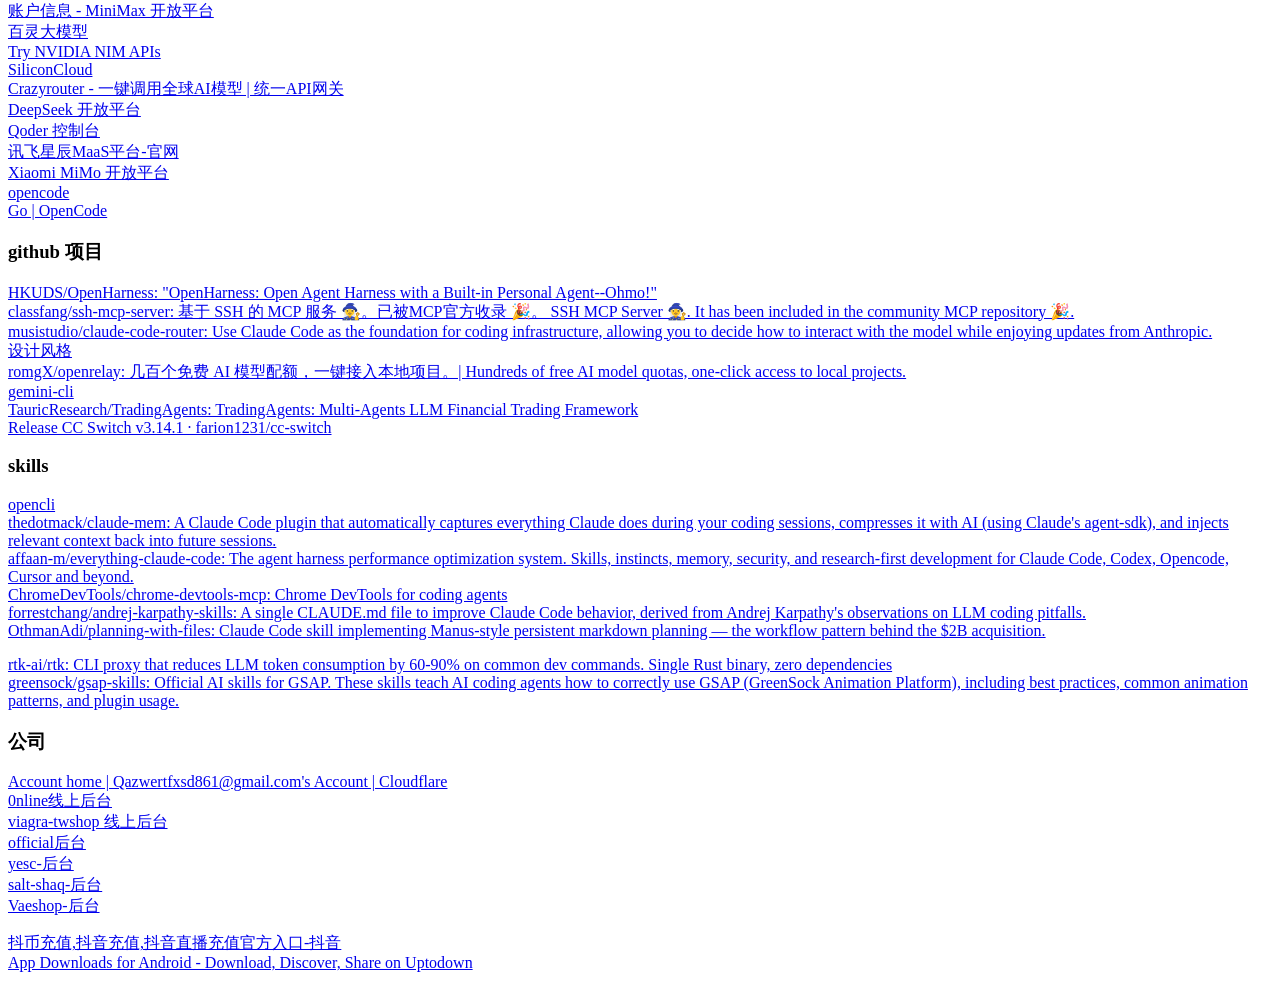
<file: bookmarks_2026_6_1.html>
<!DOCTYPE NETSCAPE-Bookmark-file-1>
<!-- This is an automatically generated file.
     It will be read and overwritten.
     DO NOT EDIT! -->
<META HTTP-EQUIV="Content-Type" CONTENT="text/html; charset=UTF-8">
<TITLE>Bookmarks</TITLE>
<H1>Bookmarks</H1>
<DL><p>
    <DT><H3 ADD_DATE="1777866302" LAST_MODIFIED="1774497262" PERSONAL_TOOLBAR_FOLDER="true">书签栏</H3>
    <DL><p>
        <DT><H3 ADD_DATE="1716791333" LAST_MODIFIED="1716791333">阮一峰</H3>
        <DL><p>
            <DT><A HREF="http://www.ruanyifeng.com/blog/2014/05/restful_api.html" ADD_DATE="1705886308" ICON="[data-uri]">RESTful API 设计指南 - 阮一峰的网络日志</A>
            <DT><A HREF="http://www.ruanyifeng.com/blog/2015/07/flex-grammar.html" ADD_DATE="1705886308" ICON="[data-uri]">Flex 布局教程：语法篇 - 阮一峰的网络日志</A>
            <DT><A HREF="http://www.ruanyifeng.com/blog/2016/04/cors.html" ADD_DATE="1705886308">跨域资源共享 CORS 详解 - 阮一峰的网络日志</A>
            <DT><A HREF="https://www.ruanyifeng.com/blog/2018/02/docker-tutorial.html" ADD_DATE="1705886308" ICON="[data-uri]">Docker 入门教程 - 阮一峰的网络日志</A>
        </DL><p>
        <DT><H3 ADD_DATE="1716791333" LAST_MODIFIED="1729328039">其他</H3>
        <DL><p>
            <DT><A HREF="https://www.bilibili.com/" ADD_DATE="1705886308" ICON="[data-uri]">哔哩哔哩 (゜-゜)つロ 干杯~-bilibili</A>
            <DT><A HREF="https://jingyan.baidu.com/article/cdddd41c92924d53cb00e189.html" ADD_DATE="1705886308" ICON="[data-uri]">如何将Excel数据转换为SQL脚本_百度经验</A>
            <DT><A HREF="http://labs.stephenou.com/itunes#" ADD_DATE="1705886308">iTunes Instant - Clean Interface, Instant Results</A>
            <DT><A HREF="https://blog.csdn.net/qq_31362105/article/details/80706096" ADD_DATE="1705886308">VMware Workstation 14中文破解版下载(附密钥)（笔记） - CSDN博客</A>
            <DT><A HREF="https://www.v2ny.de/#/stage/dashboard" ADD_DATE="1728777931" ICON="[data-uri]">clash-window 仪表盘 - 奈云</A>
            <DT><A HREF="http://www.clash-for-windows.com/index.html" ADD_DATE="1728781080" ICON="[data-uri]">Clash for Windows - 免费开源代理工具</A>
            <DT><A HREF="https://www.keke13.com:51111/" ADD_DATE="1729328039" ICON="[data-uri]">可可影视_最新Netflix新剧_韩国电影免费在线观看</A>
            <DT><A HREF="https://www.wetab.link/?utm_source=ghxi.com" ADD_DATE="1708307755" ICON="[data-uri]">WeTab 新标签页</A>
        </DL><p>
        <DT><H3 ADD_DATE="1716791333" LAST_MODIFIED="1777246576">开发工具</H3>
        <DL><p>
            <DT><A HREF="https://www.ghxi.com/" ADD_DATE="1705886308" ICON="[data-uri]">果核剥壳 - 还原软件的本质</A>
            <DT><A HREF="https://tool.lu/" ADD_DATE="1705886308" ICON="[data-uri]">在线工具 - 程序员的工具箱</A>
            <DT><A HREF="https://pdf2doc.com/zh/" ADD_DATE="1705886308" ICON="[data-uri]">PDF转DOC – 在线转换PDF文档至Word格式</A>
            <DT><A HREF="https://mp.weixin.qq.com/s/chjerXVBxiebYRG5uNcMnQ" ADD_DATE="1705886308">【Web安全入门】三个技巧教你玩转XSS漏洞</A>
            <DT><A HREF="https://smallpdf.com/result#r=80d898d7b636c90218d4e9bcff005f74&t=pdf-to-ppt" ADD_DATE="1705886308" ICON="[data-uri]">PDF to PPT Converter - 100% Free</A>
            <DT><A HREF="https://www.aigei.com/game2d/" ADD_DATE="1705886308" ICON="[data-uri]">2D游戏素材下载 - 网页游戏素材/手机游戏素材/PC电脑游戏素材 - 爱给网</A>
            <DT><A HREF="https://www.jb51.net/article/281188.htm" ADD_DATE="1705886308" ICON="[data-uri]">2023年IDEA最新永久激活教程(亲测可用)_java_脚本之家</A>
            <DT><A HREF="https://png2svg.com/zh/" ADD_DATE="1705886308" ICON="[data-uri]">PNG转SVG – 在线将PNG文档转换成至SVG</A>
            <DT><A HREF="https://www.henry-ji.tk/jetbrains" ADD_DATE="1705886308" ICON="[data-uri]">JetBrains产品全版本激活补丁使用教程 | Henry-ji 的小站</A>
            <DT><A HREF="https://zhuanlan.zhihu.com/p/375951738" ADD_DATE="1705886308" ICON="[data-uri]">分库分表是什么，为什么要分库分表？ - 知乎</A>
            <DT><A HREF="https://henry-ji.github.io/html/jetbrains/index.html" ADD_DATE="1705886308">JetBrains 许可证</A>
            <DT><A HREF="https://obsidian.md/account" ADD_DATE="1705886308" ICON="[data-uri]">黑岩markdown笔记</A>
            <DT><A HREF="https://blog.853lab.com/2020/06/post_2379.html" ADD_DATE="1705886308">【口袋Git】Pocket Git 1.5汉化版 - Sonic853</A>
            <DT><A HREF="https://www.virtualbox.org/" ADD_DATE="1705886308">Oracle VM VirtualBox</A>
            <DT><A HREF="https://tabby.sh/" ADD_DATE="1705886308" ICON="[data-uri]">Tabby - a terminal for a more modern age</A>
            <DT><A HREF="https://ghostty.org/" ADD_DATE="1777246576" ICON="[data-uri]">Ghostty</A>
        </DL><p>
        <DT><H3 ADD_DATE="1716791333" LAST_MODIFIED="1779860023">Mine</H3>
        <DL><p>
            <DT><A HREF="https://mp.csdn.net/mp_blog/manage/article?spm=1010.2135.3001.5448" ADD_DATE="1705886308" ICON="[data-uri]">内容管理-CSDN博客</A>
            <DT><A HREF="https://zhutix.com/ico/night-diamond-v2/" ADD_DATE="1705886308" ICON="[data-uri]">荧光八色动态指针 Night Diamond v2.0 - 图标指针 - 致美化 - 漫锋网</A>
            <DT><A HREF="https://packagecontrol.io/" ADD_DATE="1705886308" ICON="[data-uri]">Package Control - the Sublime Text package manager</A>
            <DT><A HREF="https://m-78.jp/" ADD_DATE="1774497262" ICON="[data-uri]">円谷ステーション – ウルトラマン、円谷プロ公式サイト – ウルトラマンシリーズを中心とする円谷プロ作品の最新情報をチェック！</A>
        </DL><p>
        <DT><H3 ADD_DATE="1716791333" LAST_MODIFIED="1716791333">开发</H3>
        <DL><p>
            <DT><H3 ADD_DATE="1716791333" LAST_MODIFIED="1716791333">前端</H3>
            <DL><p>
                <DT><A HREF="https://segmentfault.com/a/1190000015401355" ADD_DATE="1705886308" ICON="[data-uri]">个人对vue前端路由文件的优化 - - SegmentFault 思否</A>
                <DT><H3 ADD_DATE="1716791333" LAST_MODIFIED="1716791333">ui</H3>
                <DL><p>
                    <DT><A HREF="http://amazeui.org/" ADD_DATE="1705886308">Amaze UI | 中国首个开源 HTML5 跨屏前端框架</A>
                    <DT><A HREF="http://www.layui.com/" ADD_DATE="1705886308">layui - 经典模块化前端UI框架</A>
                </DL><p>
                <DT><H3 ADD_DATE="1716791333" LAST_MODIFIED="1716791333">css</H3>
                <DL><p>
                    <DT><A HREF="http://www.w3school.com.cn/cssref/pr_animation.asp" ADD_DATE="1705886308">CSS3 animation 属性</A>
                    <DT><A HREF="http://www.w3school.com.cn/css3/css3_animation.asp" ADD_DATE="1705886308" ICON="[data-uri]">CSS3 动画</A>
                    <DT><A HREF="https://daneden.github.io/animate.css/" ADD_DATE="1705886308">Animate.css</A>
                    <DT><A HREF="https://www.cnblogs.com/xiaohuochai/p/5494624.html" ADD_DATE="1705886308" ICON="[data-uri]">移动web开发之像素和DPR - 小火柴的蓝色理想 - 博客园</A>
                    <DT><A HREF="http://www.w3school.com.cn/cssref/pr_transition.asp" ADD_DATE="1705886308">CSS3 transition 属性</A>
                    <DT><A HREF="https://www.cnblogs.com/siwy/p/4943075.html" ADD_DATE="1705886308">boostrap中lg,md,sm,xs - siwenyu - 博客园</A>
                    <DT><A HREF="https://www.cnblogs.com/tinyphp/p/6221523.html" ADD_DATE="1705886308">图片瀑布流</A>
                    <DT><A HREF="https://segmentfault.com/q/1010000006717863" ADD_DATE="1705886308">文字标题显示在边框上</A>
                    <DT><A HREF="https://blog.csdn.net/qq_32063079/article/details/89766442" ADD_DATE="1705886308" ICON="[data-uri]"> CSS 使用calc()获取当前可视屏幕高度_Soutv - Hello Bug !-CSDN博客_css获取屏幕高度</A>
                    <DT><A HREF="https://blog.csdn.net/My_IT_Study/article/details/116837182" ADD_DATE="1705886308" ICON="[data-uri]">lessc : 无法将“lessc”项识别为 cmdlet、函数、脚本文件或可运行程序的名称。请检查名称的拼写，如果包括路径，请确保路径正确，然后再试一次。_Enjsky.G的博客-CSDN博客</A>
                </DL><p>
                <DT><H3 ADD_DATE="1716791333" LAST_MODIFIED="1716791333">iview</H3>
                <DL><p>
                    <DT><A HREF="https://blog.csdn.net/weixin_39015132/article/details/81068367" ADD_DATE="1705886308" ICON="[data-uri]">mpvue项目中使用第三方UI组件库 - CSDN博客</A>
                    <DT><A HREF="https://www.iviewui.com/" ADD_DATE="1705886308" ICON="[data-uri]">iView - A high quality UI Toolkit based on Vue.js</A>
                    <DT><A HREF="https://weapp.iviewui.com/" ADD_DATE="1705886308">iView Weapp - 一套高质量的微信小程序 UI 组件库</A>
                </DL><p>
                <DT><H3 ADD_DATE="1716791333" LAST_MODIFIED="1716791333">vueUI组件</H3>
                <DL><p>
                    <DT><A HREF="https://weui.io/" ADD_DATE="1705886308">WeUI</A>
                    <DT><A HREF="http://vue.ydui.org/" ADD_DATE="1705886308">一只基于Vue2.x的移动端&amp;微信UI。 -YDUI Touch</A>
                    <DT><A HREF="http://mpvue.com/" ADD_DATE="1705886308">mpvue-docs</A>
                    <DT><A HREF="https://shimo.im/doc/LkpdnWxM1j40BDJj/" ADD_DATE="1705886308">『收藏』VUE优秀UI组件库合集</A>
                    <DT><A HREF="http://element-cn.eleme.io/#/zh-CN" ADD_DATE="1705886308" ICON="[data-uri]">Element - 网站快速成型工具</A>
                    <DT><A HREF="https://vux.li/#/?id=%E7%AE%80%E4%BB%8B" ADD_DATE="1705886308">简体中文 - VUX - 移动端Vue组件库</A>
                    <DT><A HREF="https://vuetifyjs.com/zh-Hans/" ADD_DATE="1705886308" ICON="[data-uri]">Vue.js Material Component Framework — Vuetify.js</A>
                    <DT><A HREF="https://getbootstrap.com/docs/4.0/getting-started/introduction/" ADD_DATE="1705886308">Introduction · Bootstrap</A>
                    <DT><A HREF="https://youzan.github.io/vant/#/zh-CN/intro" ADD_DATE="1705886308" ICON="[data-uri]">Vant - 轻量、可靠的移动端 Vue 组件库</A>
                    <DT><A HREF="https://ext.dcloud.net.cn/search?q=vux" ADD_DATE="1705886308">DCloud 插件市场</A>
                </DL><p>
                <DT><H3 ADD_DATE="1716791333" LAST_MODIFIED="1716791333">小程序组件</H3>
                <DL><p>
                    <DT><A HREF="https://meili.github.io/min/docs/minui/" ADD_DATE="1705886308">MinUI 组件库使用文档</A>
                    <DT><A HREF="https://github.com/wendux/fly/blob/master/README-CH.md" ADD_DATE="1705886308">fly/README-CH.md at master · wendux/fly</A>
                    <DT><A HREF="http://kuangpf.com/mpvue-weui/#/?id=mpvue-weui" ADD_DATE="1705886308" ICON="[data-uri]">mpvue-weui</A>
                    <DT><A HREF="https://youzan.github.io/zanui-weapp/#/zanui/base/icon" ADD_DATE="1705886308">ZanUI 小程序</A>
                    <DT><A HREF="https://weapp.iviewui.com/?from=iview" ADD_DATE="1705886308">iView Weapp - 一套高质量的微信小程序 UI 组件库</A>
                    <DT><A HREF="https://megalojs.org/#/quickstart" ADD_DATE="1705886308">快速上手 - Megalo -- 基于 Vue.js 的小程序框架</A>
                    <DT><A HREF="https://github.com/wux-weapp/wux-weapp" ADD_DATE="1705886308">wux</A>
                    <DT><A HREF="https://wux-weapp.github.io/wux-weapp-docs/#/introduce" ADD_DATE="1705886308">wux</A>
                    <DT><A HREF="https://www.kancloud.cn/manual/thinkphp5_1/353957" ADD_DATE="1705886308">命名空间 · ThinkPHP5.1完全开发手册 · 看云</A>
                    <DT><A HREF="https://youzan.github.io/vant-weapp/#/intro" ADD_DATE="1705886308" ICON="[data-uri]">Vant Weapp - 轻量、可靠的小程序 UI 组件库</A>
                    <DT><A HREF="https://wendux.github.io/dist/#/doc/flyio/readme" ADD_DATE="1705886308">Flyio帮助文档</A>
                    <DT><A HREF="http://vant-contrib.gitee.io/vant-weapp/#/intro" ADD_DATE="1705886308" ICON="[data-uri]">Vant Weapp - 轻量、可靠的小程序 UI 组件库</A>
                    <DT><A HREF="http://html2canvas.hertzen.com/" ADD_DATE="1705886308">html2canvas - Screenshots with JavaScript</A>
                    <DT><A HREF="https://developers.weixin.qq.com/community/develop/article/doc/000ecc775a86807f7ba9b7dc956c13" ADD_DATE="1705886308" ICON="[data-uri]">微信小程序UI组件库合集 | 微信开放社区</A>
                    <DT><A HREF="https://segmentfault.com/a/1190000017072429" ADD_DATE="1705886308" ICON="[data-uri]">Wuss Weapp 微信小程序 UI 组件库 - SegmentFault 思否</A>
                </DL><p>
                <DT><H3 ADD_DATE="1716791333" LAST_MODIFIED="1716791333">vue</H3>
                <DL><p>
                    <DT><A HREF="https://vuex.vuejs.org/zh-cn/intro.html" ADD_DATE="1705886308">Vuex 是什么？ · Vuex</A>
                    <DT><A HREF="https://cn.vuejs.org/" ADD_DATE="1705886308" ICON="[data-uri]">Vue.js</A>
                    <DT><A HREF="https://www.cnblogs.com/xyyt/p/7650539.html" ADD_DATE="1705886308" ICON="[data-uri]">VUE图片懒加载-vue lazyload插件的简单使用 - 逍遥云天 - 博客园</A>
                    <DT><A HREF="https://github.com/hilongjw/vue-lazyload" ADD_DATE="1705886308">hilongjw/vue-lazyload: A Vue.js plugin for lazyload your Image or Component in your application.</A>
                    <DT><A HREF="https://www.kancloud.cn/yunye/axios/234845" ADD_DATE="1705886308" ICON="[data-uri]">使用说明 · Axios 中文说明 · 看云</A>
                    <DT><A HREF="https://www.jianshu.com/p/930d9bb22736" ADD_DATE="1705886308">小白用vux - 简书</A>
                    <DT><A HREF="https://www.cnblogs.com/lijuntao/p/7777581.html" ADD_DATE="1705886308" ICON="[data-uri]">vue-router路由懒加载（解决vue项目首次加载慢） - 认真的雨 - 博客园</A>
                    <DT><A HREF="https://www.npmjs.com/package/vue-countupjs" ADD_DATE="1705886308">vue-countupjs - npm</A>
                    <DT><A HREF="https://www.cnblogs.com/lin-dong/p/6711224.html" ADD_DATE="1705886308" ICON="[data-uri]">vue中 如何使用less - 凛冬 - 博客园</A>
                    <DT><A HREF="http://blog.gdfengshuo.com/example/#/vue-schart" ADD_DATE="1705886308">vue-schart 图表报表工具</A>
                    <DT><A HREF="https://www.cnblogs.com/dmcl/p/7152711.html#!comments" ADD_DATE="1705886308" ICON="[data-uri]">Ueditor</A>
                    <DT><A HREF="http://www.hehaibao.com/vue-cli-webpack-gzip-error/" ADD_DATE="1705886308">vue打包开启Gzip时报错</A>
                    <DT><A HREF="https://www.jianshu.com/p/53199b842d25" ADD_DATE="1705886308">干货：Vue粒子特效（vue-particles插件） - 简书</A>
                    <DT><A HREF="https://github.com/1c7/vue-quill-editor" ADD_DATE="1705886308">vue-quill-editor</A>
                    <DT><A HREF="https://www.jianshu.com/p/9e4e4d955d0f" ADD_DATE="1705886308">iview-quill-editor 自定义上传</A>
                    <DT><A HREF="http://www.ydui.org/customize" ADD_DATE="1705886308">YDUI Touch 移动端</A>
                    <DT><A HREF="https://www.jianshu.com/p/7c9add8e4e3d" ADD_DATE="1705886308">Quill的使用 - 简书</A>
                    <DT><A HREF="https://blog.csdn.net/qq_34825875/article/details/79569579" ADD_DATE="1705886308">在vue获取token，并将token写进header - qq_34825875的博客 - CSDN博客</A>
                    <DT><A HREF="https://github.com/snokier/v-contextmenu" ADD_DATE="1705886308">鼠标右键</A>
                </DL><p>
                <DT><H3 ADD_DATE="1716791333" LAST_MODIFIED="1716791333">js</H3>
                <DL><p>
                    <DT><A HREF="http://www.runoob.com/html/html5-websocket.html" ADD_DATE="1705886308" ICON="[data-uri]">HTML5 WebSocket | 菜鸟教程</A>
                    <DT><A HREF="http://tools.jb51.net/regex/create_reg" ADD_DATE="1705886308">正则表达式在线生成工具 - 正则表达式工具 - 脚本之家在线工具</A>
                    <DT><A HREF="http://echarts.baidu.com/" ADD_DATE="1705886308" ICON="[data-uri]">ECharts</A>
                    <DT><A HREF="http://jquery.cuishifeng.cn/" ADD_DATE="1705886308">jQuery API 中文文档 | jQuery API 中文在线手册 | jquery api 下载 | jquery api chm</A>
                    <DT><A HREF="http://www.jq22.com/" ADD_DATE="1705886308" ICON="[data-uri]">jQuery插件库-收集最全最新最好的jQuery插件</A>
                    <DT><A HREF="http://jsonplaceholder.typicode.com/" ADD_DATE="1705886308" ICON="[data-uri]">JSONPlaceholder - Fake online REST API for developers</A>
                    <DT><A HREF="http://www.w3school.com.cn/xpath/xpath_syntax.asp" ADD_DATE="1705886308" ICON="[data-uri]">XPath 语法</A>
                    <DT><A HREF="https://clipboardjs.com/" ADD_DATE="1705886308" ICON="[data-uri]">clipboard.js </A>
                    <DT><A HREF="https://www.cnblogs.com/crf-Aaron/archive/2017/11/16/7844462.html" ADD_DATE="1705886308" ICON="[data-uri]">js时间戳与日期格式的相互转换 - crf-Aaron - 博客园</A>
                </DL><p>
                <DT><H3 ADD_DATE="1716791333" LAST_MODIFIED="1716791333">android</H3>
                <DL><p>
                    <DT><A HREF="https://www.jianshu.com/p/17ec9bd6ca8a" ADD_DATE="1705886308" ICON="[data-uri]">约束布局ConstraintLayout看这一篇就够了 - 简书</A>
                    <DT><A HREF="https://www.jianshu.com/p/a3b79813b664" ADD_DATE="1705886308" ICON="[data-uri]">Android沉浸式体验适配方案 - 简书</A>
                </DL><p>
                <DT><A HREF="https://blog.csdn.net/qq_30960791/article/details/76690004" ADD_DATE="1705886308" ICON="[data-uri]">移动端声明及meta标签设置 - CSDN博客</A>
                <DT><A HREF="http://www.fhdq.net/ts/177.html" ADD_DATE="1705886308">html特殊符号对照表</A>
                <DT><A HREF="https://0414.iteye.com/blog/1985530" ADD_DATE="1705886308">网页禁止右键菜单。禁止拖拽 - 努力向前 - ITeye博客</A>
                <DT><A HREF="https://www.color-ui.com/" ADD_DATE="1705886308">Color Ui | 极其鲜亮的高饱和色彩，更注重视觉的小程序组件库</A>
                <DT><A HREF="http://www.mamicode.com/info-detail-2709265.html" ADD_DATE="1705886308">uni-app 使用vuex（vuex module）</A>
                <DT><A HREF="https://www.cnblogs.com/jpfss/p/9105119.html" ADD_DATE="1705886308">js判断对象是否为空对象的几种方法 - 星朝 - 博客园</A>
                <DT><A HREF="http://www.fontawesome.com.cn/faicons/#hand" ADD_DATE="1705886308">图标库 – Font Awesome 中文网</A>
                <DT><A HREF="http://x.xuebingsi.com/index/down/index.html" ADD_DATE="1705886308">X-admin - 经典前端网站后台管理模板框架</A>
                <DT><A HREF="https://www.layui.com/doc/modules/layer.html#shade" ADD_DATE="1705886308">layer弹层组件开发文档 - layui</A>
                <DT><A HREF="https://panjiachen.github.io/vue-element-admin-site/zh/guide/#%E5%AE%89%E8%A3%85" ADD_DATE="1705886308" ICON="[data-uri]">介绍 | vue-element-admin</A>
                <DT><A HREF="http://kindeditor.net/demo.php" ADD_DATE="1705886308">在线HTML编辑器</A>
                <DT><A HREF="http://nutui.jd.com/#/start" ADD_DATE="1705886308" ICON="[data-uri]">NutUI - 移动端Vue组件库</A>
                <DT><A HREF="https://www.cnblogs.com/yiyi17/p/9409249.html" ADD_DATE="1705886308" ICON="[data-uri]">axios 发 post 请求，后端接收不到参数的解决方案 - 地铁程序员 - 博客园</A>
                <DT><A HREF="https://docs.scrapy.org/en/latest/topics/request-response.html" ADD_DATE="1705886308" ICON="[data-uri]">Requests and Responses — Scrapy 2.4.1 documentation</A>
                <DT><A HREF="https://blog.csdn.net/qq_34645412/article/details/81170576" ADD_DATE="1705886308" ICON="[data-uri]">ES6 Promise用法小结_涂涂-CSDN博客_promise的用法</A>
                <DT><A HREF="https://blog.csdn.net/qq_37916164/article/details/84099787" ADD_DATE="1705886308" ICON="[data-uri]">小程序中使用rpx单位,布局适配方案（rpx、px、vw、vh）_树洞菇凉的博客-CSDN博客</A>
                <DT><A HREF="https://landing.ant.design/edit/index-cn#uid=6030772169a105789ceb29fc" ADD_DATE="1705886308" ICON="[data-uri]">Ant Design Landing - Ant Design Landing Page 的模板与规范</A>
                <DT><A HREF="https://www.antdv.com/docs/vue/introduce-cn/" ADD_DATE="1705886308" ICON="[data-uri]">Ant Design of Vue - Ant Design Vue</A>
                <DT><A HREF="https://v4.bootcss.com/docs/utilities/text/" ADD_DATE="1705886308" ICON="[data-uri]">文本（Text） · Bootstrap v4 </A>
                <DT><A HREF="https://blog.csdn.net/weixin_43972437/article/details/111475106" ADD_DATE="1705886308" ICON="[data-uri]">引入echars5.0报错“export ‘default‘ (imported as ‘echarts‘) was not found in ‘echarts‘_飞翔的哔哔鸡的博客-CSDN博客</A>
                <DT><A HREF="https://www.electronjs.org/zh/docs/latest/tutorial/quick-start" ADD_DATE="1705886308" ICON="[data-uri]">快速入门 | Electron</A>
                <DT><A HREF="https://blog.csdn.net/qq_38322527/article/details/119424267?ops_request_misc=%257B%2522request%255Fid%2522%253A%2522167056627716800182180082%2522%252C%2522scm%2522%253A%252220140713.130102334.pc%255Fall.%2522%257D&request_id=167056627716800182180082&biz_id=0&utm_medium=distribute.pc_search_result.none-task-blog-2~all~first_rank_ecpm_v1~rank_v31_ecpm-10-119424267-null-null.142^v68^pc_rank_34_queryrelevant25,201^v4^add_ask,213^v2^t3_control1&utm_term=%E6%9C%89%E7%AC%A6%E5%8F%B7%E6%95%B0%E3%80%80toString&spm=1018.2226.3001.4187" ADD_DATE="1705886308" ICON="[data-uri]">(12条消息) JS——十六进制数转十进制(带符号)_专注写bug的博客-CSDN博客_js 16进制转10进制</A>
                <DT><A HREF="https://mp.weixin.qq.com/wxamp/home/guide?token=627659623&lang=zh_CN" ADD_DATE="1705886308">小程序</A>
                <DT><A HREF="https://blog.csdn.net/kerryqpw/article/details/103471703" ADD_DATE="1705886308" ICON="[data-uri]">使用npm命令，而不用cnpm命令，也可以得到同样的体验_慕容屠苏的博客-CSDN博客</A>
            </DL><p>
            <DT><H3 ADD_DATE="1716791333" LAST_MODIFIED="1716791333">云</H3>
            <DL><p>
                <DT><A HREF="https://cloud.tencent.com/?fromSource=gwzcw.234976.234976.234976" ADD_DATE="1705886308" ICON="[data-uri]">腾讯云 - 连接智能未来</A>
                <DT><A HREF="https://account.aliyun.com/login/login.htm?spm=5176.8142029.388261.7.22449968kZVwGd&qrCodeFirst=false&oauth_callback=https%3A%2F%2Fwww.aliyun.com%2F%3Futm_medium%3Dtext%26utm_source%3Dbdbrand%26utm_campaign%3Dbdbrand%26utm_content%3Dse_32492" ADD_DATE="1705886308" ICON="[data-uri]">登录</A>
                <DT><A HREF="https://www.vultr.com/" ADD_DATE="1705886308" ICON="[data-uri]">SSD VPS Servers, Cloud Servers and Cloud Hosting by Vultr - Vultr.com</A>
                <DT><A HREF="https://blog.csdn.net/sinat_32829963/article/details/79261297" ADD_DATE="1705886308">Vultr VPS搭建SS(ShadowSocks)教程 - CSDN博客</A>
                <DT><A HREF="https://portal.qiniu.com/bucket" ADD_DATE="1705886308" ICON="[data-uri]">七牛云开发者平台</A>
                <DT><A HREF="https://blog.csdn.net/niesiyuan000/article/details/78890240" ADD_DATE="1705886308">HBuilder打包app(vue项目) - niesiyuan000的博客 - CSDN博客</A>
            </DL><p>
            <DT><H3 ADD_DATE="1716791333" LAST_MODIFIED="1716791333">lnmp</H3>
            <DL><p>
                <DT><H3 ADD_DATE="1716791333" LAST_MODIFIED="1716791333">nginx</H3>
                <DL><p>
                    <DT><A HREF="https://www.cnblogs.com/saysmy/p/6609796.html" ADD_DATE="1705886308">windows下nginx的安装及使用方法入门 - 冒雨ing - 博客园</A>
                    <DT><A HREF="https://www.cnblogs.com/zengguowang/p/6110744.html" ADD_DATE="1705886308" ICON="[data-uri]">windows下搭建nginx+php+mysql环境 - ^小七 - 博客园</A>
                    <DT><A HREF="http://blog.csdn.net/wild46cat/article/details/78025042" ADD_DATE="1705886308">vue在nginx中部署 - CSDN博客</A>
                    <DT><A HREF="http://blog.csdn.net/hjh15827475896/article/details/53432823" ADD_DATE="1705886308">nginx 使用gizp压缩提高网站的传输速度 - CSDN博客</A>
                    <DT><A HREF="https://www.cnblogs.com/xiangsikai/p/8394715.html" ADD_DATE="1705886308">Nginx 静态缓存 - kevin.Xiang - 博客园</A>
                </DL><p>
                <DT><H3 ADD_DATE="1716791333" LAST_MODIFIED="1716791333">mysql</H3>
                <DL><p>
                    <DT><A HREF="https://www.cnblogs.com/jiafuwei/p/5699091.html" ADD_DATE="1705886308">mysql 下 计算 两点 经纬度 之间的距离 含具体sql语句 - 程序人生0407 - 博客园</A>
                    <DT><A HREF="https://www.cnblogs.com/firadio/p/5109346.html" ADD_DATE="1705886308">MYSQL存储过程：批量更新数据 - 飞儿传媒 - 博客园</A>
                    <DT><A HREF="https://blog.csdn.net/wuming19900801/article/details/62893429" ADD_DATE="1705886308" ICON="[data-uri]">PHP如何批量更新MYSQL中的数据 - CSDN博客</A>
                    <DT><A HREF="https://blog.csdn.net/shinergx/article/details/128355539" ADD_DATE="1705886308" ICON="[data-uri]">MySQL外键设置</A>
                    <DT><A HREF="http://www.zzvips.com/article/5492.html" ADD_DATE="1705886308">mysql中find_in_set()函数的使用及in()用法详解 - 服务器之家</A>
                </DL><p>
                <DT><H3 ADD_DATE="1716791333" LAST_MODIFIED="1716791333">linux</H3>
                <DL><p>
                    <DT><A HREF="https://www.cnblogs.com/intval/p/5763929.html" ADD_DATE="1705886308">Linux定时任务Crontab命令详解 - 再見理想 - 博客园</A>
                    <DT><A HREF="https://lnmp.org/install.html" ADD_DATE="1705886308">安装 - LNMP一键安装包</A>
                    <DT><A HREF="http://www.cnblogs.com/zhxilin/p/5892678.html" ADD_DATE="1705886308">【菜鸟玩Linux开发】Redis安装和自启动配置 - zhxilin - 博客园</A>
                    <DT><A HREF="https://www.jianshu.com/p/cfa90c8a900f" ADD_DATE="1705886308">CentOS7设置笔记本合盖不休眠 - 简书</A>
                    <DT><A HREF="https://blog.csdn.net/qq_24909089/article/details/81068112" ADD_DATE="1705886308">Linux创建用户并指定目录为根目录 - ༺墨༒眉༻ - CSDN博客</A>
                    <DT><A HREF="https://blog.csdn.net/bcfdsagbfcisbg/article/details/78603781" ADD_DATE="1705886308">linux下使用shell发送http请求 - geek人生 - CSDN博客</A>
                    <DT><A HREF="https://blog.csdn.net/zhaoyanjun6/article/details/78894974" ADD_DATE="1705886308">CentOS 初体验三： Yum 安装、卸载软件 - 赵彦军 - CSDN博客</A>
                    <DT><A HREF="https://www.cnblogs.com/lanqingzhou/p/8059339.html" ADD_DATE="1705886308">linux下怎么清理缓存</A>
                    <DT><A HREF="http://www.cnblogs.com/jiang-chun/p/9801372.html" ADD_DATE="1705886308">Linux之磁盘信息查看</A>
                    <DT><A HREF="https://zhuanlan.zhihu.com/p/62042884" ADD_DATE="1705886308" ICON="[data-uri]">手把手教你搭建gitlab服务器 - 知乎</A>
                    <DT><A HREF="https://blog.csdn.net/vtopqx/article/details/80883127" ADD_DATE="1705886308" ICON="[data-uri]">(4条消息) gitlab访问错误Whoops, GitLab is taking too much time to respond_漫天雪_昆仑巅-CSDN博客</A>
                    <DT><A HREF="https://blog.csdn.net/liujingqiu/article/details/89310632" ADD_DATE="1705886308" ICON="[data-uri]">(4条消息) 本地主机如何访问虚拟机centos的web服务器_在路上-CSDN博客_本机访问虚拟机web服务</A>
                    <DT><A HREF="https://blog.csdn.net/weixin_28745309/article/details/117009407?utm_medium=distribute.pc_aggpage_search_result.none-task-blog-2~aggregatepage~first_rank_ecpm_v1~rank_v31_ecpm-1-117009407.pc_agg_new_rank&utm_term=centos+profile+%E7%94%9F%E6%95%88&spm=1000.2123.3001.4430" ADD_DATE="1705886308" ICON="[data-uri]">(22条消息) linux etc profile生效,让/etc/profile文件修改后立即生效_程序员必修课的博客-CSDN博客</A>
                    <DT><A HREF="https://blog.csdn.net/weixin_42517271/article/details/128415596" ADD_DATE="1705886308" ICON="[data-uri]">centos7.x 查看端口占用情况方法</A>
                    <DT><A HREF="https://blog.csdn.net/hh1357102/article/details/128828786" ADD_DATE="1705886308" ICON="[data-uri]">【centos】linux一行代码删除占用指定端口的程序_centos 删除指定端口_颢师傅的博客-CSDN博客</A>
                    <DT><A HREF="https://www.jb51.net/article/107238.htm" ADD_DATE="1705886308" ICON="[data-uri]">Centos7开机启动自己的脚本的方法_Linux_脚本之家</A>
                    <DT><A HREF="https://blog.csdn.net/Arvin703/article/details/133641932" ADD_DATE="1705886308">git报错403_git拉取代码403_@liwenyan@的博客-CSDN博客</A>
                    <DT><A HREF="https://blog.csdn.net/weixin_44727495/article/details/133700870" ADD_DATE="1705886308">CentOS8系统换源安装（带GUI）_centos8安装源-CSDN博客</A>
                </DL><p>
                <DT><H3 ADD_DATE="1716791333" LAST_MODIFIED="1716791333">redis</H3>
                <DL><p>
                    <DT><A HREF="https://www.cnblogs.com/autohome7390/p/6433956.html" ADD_DATE="1705886308">centos7 yum install redis</A>
                    <DT><A HREF="https://blog.csdn.net/qq_26245325/article/details/80837049" ADD_DATE="1705886308">PHP Warning: Redis::connect(): connect() failed: Permission denied in xxxx - 晓晓攻城师的攻城之路 - CSDN博客</A>
                </DL><p>
                <DT><H3 ADD_DATE="1716791333" LAST_MODIFIED="1716791333">php</H3>
                <DL><p>
                    <DT><A HREF="https://www.cnblogs.com/daochong/p/7084729.html" ADD_DATE="1705886308">PHP 调用shell命令 - 墨言莫问 - 博客园</A>
                    <DT><A HREF="https://php.golaravel.com/" ADD_DATE="1705886308">PHP 手册 - PHP 中文手册</A>
                    <DT><A HREF="https://wiki.swoole.com/wiki/page/7.html" ADD_DATE="1705886308">swoole</A>
                    <DT><A HREF="https://packagist.org/" ADD_DATE="1705886308" ICON="[data-uri]">composer-Packagist</A>
                    <DT><A HREF="https://windows.php.net/downloads/pecl/releases/igbinary/2.0.8/" ADD_DATE="1705886308">windows.php.net - /downloads/pecl/releases/igbinary/2.0.8/</A>
                    <DT><A HREF="https://developer.qiniu.com/kodo/sdk/1241/php#6" ADD_DATE="1705886308">PHP SDK_SDK_对象存储 - 七牛开发者中心</A>
                    <DT><A HREF="https://www.php.net/manual/zh/function.http-build-query.php" ADD_DATE="1705886308">PHP: http_build_query 路由参数合成</A>
                    <DT><A HREF="http://www.php.cn/xiazai/" ADD_DATE="1705886308" ICON="[data-uri]">PHP中文网：一切建站资源免费下载</A>
                    <DT><H3 ADD_DATE="1716791333" LAST_MODIFIED="1716791333">webman</H3>
                    <DL><p>
                        <DT><A HREF="https://www.workerman.net/q/10107" ADD_DATE="1705886308" ICON="[data-uri]">如何使用webman创建一个text/eventstream响应, 使服务端持续向客户端发送数据-workerman社区</A>
                        <DT><A HREF="https://blog.csdn.net/Embrace924/article/details/92649471" ADD_DATE="1705886308">nginx代理webSocket 和eventSource 请求超时连接不通 但是本地可以得问题_websocket eventsource报错-CSDN博客</A>
                    </DL><p>
                    <DT><H3 ADD_DATE="1716791333" LAST_MODIFIED="1716791333">composer</H3>
                    <DL><p>
                        <DT><A HREF="https://docs.guzzlephp.org/en/stable/quickstart.html#using-responses" ADD_DATE="1705978731" ICON="[data-uri]">Quickstart — Guzzle Documentation</A>
                    </DL><p>
                    <DT><H3 ADD_DATE="1716791333" LAST_MODIFIED="1716791333">微擎</H3>
                    <DL><p>
                        <DT><A HREF="https://www.mageym.com/" ADD_DATE="1708181466" ICON="[data-uri]">马哥源码-国内著名的免费精品源码分享网站！</A>
                    </DL><p>
                </DL><p>
                <DT><H3 ADD_DATE="1716791333" LAST_MODIFIED="1716791333">mongo</H3>
                <DL><p>
                    <DT><A HREF="https://www.runoob.com/mongodb/mongodb-window-install.html" ADD_DATE="1705886308" ICON="[data-uri]">Windows 平台安装 MongoDB | 菜鸟教程</A>
                </DL><p>
                <DT><H3 ADD_DATE="1716791333" LAST_MODIFIED="1716791333">docker</H3>
                <DL><p>
                    <DT><A HREF="https://zhuanlan.zhihu.com/p/623256828" ADD_DATE="1705886308">Docker-快速入门教程 - 知乎</A>
                </DL><p>
            </DL><p>
            <DT><H3 ADD_DATE="1716791333" LAST_MODIFIED="1716791333">python</H3>
            <DL><p>
                <DT><H3 ADD_DATE="1716791333" LAST_MODIFIED="1716791333">flask</H3>
                <DL><p>
                    <DT><A HREF="https://www.osgeo.cn/sqlalchemy/" ADD_DATE="1705886308" ICON="[data-uri]">SQLAlchemy文档 — SQLAlchemy 1.4 Documentation</A>
                    <DT><A HREF="https://www.cnblogs.com/xussi/p/10186547.html" ADD_DATE="1705886308">Flask-sqlacodegen - asamm - 博客园</A>
                    <DT><A HREF="http://www.pythondoc.com/flask-sqlalchemy/index.html" ADD_DATE="1705886308">Flask-SQLAlchemy — Flask-SQLAlchemy 2.0 documentation</A>
                    <DT><A HREF="https://flask-sqlalchemy.palletsprojects.com/en/2.x/" ADD_DATE="1705886308" ICON="[data-uri]">Flask-SQLAlchemy — Flask-SQLAlchemy Documentation (2.x)</A>
                    <DT><A HREF="https://www.liaoxuefeng.com/wiki/897692888725344/955081460091040" ADD_DATE="1705886308">使用SQLAlchemy - 廖雪峰的官方网站</A>
                    <DT><A HREF="https://dormousehole.readthedocs.io/en/latest/deploying/index.html#deployment" ADD_DATE="1705886308" ICON="[data-uri]">Flask 1.0.2 documentation</A>
                    <DT><A HREF="http://www.pythondoc.com/Flask-RESTful/quickstart.html" ADD_DATE="1705886308">Flask-RESTful 0.3.1 documentation</A>
                    <DT><A HREF="https://www.kancloud.cn/manual/jinja2/70423" ADD_DATE="1705886308" ICON="[data-uri]">介绍 · Jinja2中文文档 · 看云</A>
                    <DT><A HREF="https://www.osgeo.cn/sqlalchemy/contents.html" ADD_DATE="1705886308">目录 — SQLAlchemy 1.4 Documentation</A>
                    <DT><A HREF="http://docs.jinkan.org/docs/jinja2/templates.html#builtin-filters" ADD_DATE="1705886308">模板设计者文档 — Jinja2 2.7 documentation</A>
                    <DT><A HREF="https://www.jb51.net/onlineread/htmlchar.htm" ADD_DATE="1705886308">HTML特殊字符编码对照表</A>
                    <DT><A HREF="https://blog.csdn.net/qq_44265217/article/details/103987625" ADD_DATE="1705886308">CORS跨域</A>
                    <DT><A HREF="https://www.osgeo.cn/sqlalchemy/orm/query.html#sqlalchemy.orm.query.Query" ADD_DATE="1705886308" ICON="[data-uri]">SQL ORM</A>
                    <DT><A HREF="https://flask-caching.readthedocs.io/en/latest/" ADD_DATE="1705886308" ICON="[data-uri]">Flask-Caching — Flask-Caching 1.0.0 documentation</A>
                    <DT><A HREF="http://www.pythondoc.com/flask-sqlalchemy/search.html?q=in&check_keywords=yes&area=default" ADD_DATE="1705886308">Search — Flask-SQLAlchemy 2.0 documentation</A>
                    <DT><A HREF="https://dormousehole.readthedocs.io/en/latest/deploying/uwsgi.html#nginx" ADD_DATE="1705886308" ICON="[data-uri]">uWSGI — Flask 中文文档 (2.0.2)</A>
                    <DT><A HREF="https://www.cnblogs.com/sdadx/p/10360208.html" ADD_DATE="1705886308" ICON="[data-uri]">通过Nginx部署flask项目 - 神雕爱大侠 - 博客园</A>
                    <DT><A HREF="https://huyu.info/blog/detail/101" ADD_DATE="1705886308" ICON="[data-uri]">Flask-Babel实现国际化</A>
                    <DT><A HREF="http://www.pythondoc.com/flask-babel/" ADD_DATE="1705886308">Flask-Babel </A>
                </DL><p>
                <DT><H3 ADD_DATE="1716791333" LAST_MODIFIED="1716791333">django</H3>
                <DL><p>
                    <DT><A HREF="https://docs.djangoproject.com/zh-hans/2.1/intro/tutorial02/" ADD_DATE="1705886308">编写你的第一个 Django 应用，第 2 部分 模型</A>
                    <DT><A HREF="https://docs.djangoproject.com/zh-hans/2.1/intro/tutorial03/" ADD_DATE="1705886308">编写你的第一个 Django 应用，第 3 部分</A>
                    <DT><A HREF="https://docs.djangoproject.com/zh-hans/2.1/intro/tutorial01/#path-argument-name" ADD_DATE="1705886308">编写你的第一个 Django 应用，第 1 部分 </A>
                    <DT><A HREF="https://www.jianshu.com/p/2d60bf3faf37" ADD_DATE="1705886308">django框架-写一个接口返回json - 简书</A>
                    <DT><A HREF="https://www.jianshu.com/p/9064ffe0f720" ADD_DATE="1705886308">Django REST framework 简单使用 - 简书</A>
                    <DT><A HREF="https://segmentfault.com/q/1010000012921902?_ea=3212893" ADD_DATE="1705886308">Django 1.9.7 本地访问静态文件时出错 - SegmentFault 思否</A>
                    <DT><A HREF="https://blog.csdn.net/larger5/article/details/81265339" ADD_DATE="1705886308">django 跨域</A>
                    <DT><A HREF="https://docs.djangoproject.com/zh-hans/2.1/" ADD_DATE="1705886308" ICON="[data-uri]">Django 文档 | Django documentation | Django</A>
                </DL><p>
                <DT><H3 ADD_DATE="1716791333" LAST_MODIFIED="1716791333">scrapy</H3>
                <DL><p>
                    <DT><A HREF="https://www.kancloud.cn/book/rong526/scrapy/edit" ADD_DATE="1705886308" ICON="[data-uri]">scrapy 中文文档 · 看云</A>
                    <DT><A HREF="http://www.scrapyd.cn/doc/165.html" ADD_DATE="1705886308" ICON="[data-uri]">scrapy arguments：指定蜘蛛参数爬取_Scrapy1.5中文文档_Scrapy 中文网</A>
                    <DT><A HREF="http://www.scrapyd.cn/doc/" ADD_DATE="1705886308" ICON="[data-uri]">Scrapy1.5中文文档_Scrapy1.5中文文档_Scrapy 中文网</A>
                    <DT><A HREF="https://blog.csdn.net/qq_38934189/article/details/85003123" ADD_DATE="1705886308">scrapy避免被禁止 - 偷得浮生半日闲 - CSDN博客</A>
                </DL><p>
                <DT><H3 ADD_DATE="1716791333" LAST_MODIFIED="1716791333">自动化测试爬虫</H3>
                <DL><p>
                    <DT><A HREF="https://www.kuaidaili.com/free/" ADD_DATE="1705886308" ICON="[data-uri]">国内高匿免费HTTP代理IP - 快代理</A>
                    <DT><A HREF="https://www.crummy.com/software/BeautifulSoup/bs4/doc/index.zh.html" ADD_DATE="1705886308" ICON="[data-uri]">Beautiful Soup 4.2.0 文档 — Beautiful Soup 4.2.0 documentation</A>
                    <DT><A HREF="https://www.cnblogs.com/adc8868/p/7256078.html" ADD_DATE="1705886308" ICON="[data-uri]">Scrapy框架爬虫—Scrapy模拟浏览器登录—获取Scrapy框架Cookies - 林贵秀 - 博客园</A>
                    <DT><A HREF="https://blog.csdn.net/crysdem/article/details/80112709" ADD_DATE="1705886308" ICON="[data-uri]">(4条消息) 一、python3 爬虫环境搭建之 Anaconda 和 Scrapy_crysdem的博客-CSDN博客</A>
                    <DT><A HREF="https://docs.scrapy.org/en/latest/intro/overview.html" ADD_DATE="1705886308" ICON="[data-uri]">Scrapy 2.4.1 documentation</A>
                    <DT><A HREF="https://github.com/jhao104/proxy_pool" ADD_DATE="1705886308" ICON="[data-uri]">GitHub - jhao104/proxy_pool: Python爬虫代理IP池(proxy pool)</A>
                    <DT><A HREF="https://docs.scrapy.org/en/latest/topics/selectors.html?highlight=xpath#working-with-xpaths" ADD_DATE="1705886308" ICON="[data-uri]">Selectors — Scrapy 2.4.1 documentation</A>
                    <DT><A HREF="https://www.baidu.com/s?ie=UTF-8&wd=selenium" ADD_DATE="1705886308" ICON="[data-uri]">selenium_百度搜索</A>
                    <DT><A HREF="https://www.selenium.dev/documentation/zh-cn/selenium_installation/" ADD_DATE="1705886308">Selenium 安装 :: Selenium 文档</A>
                    <DT><A HREF="https://www.jb51.net/article/151647.htm" ADD_DATE="1705886308" ICON="[data-uri]">selenium+python设置爬虫代理IP的方法_python_脚本之家</A>
                </DL><p>
                <DT><H3 ADD_DATE="1716791333" LAST_MODIFIED="1716791333">xpath</H3>
                <DL><p>
                    <DT><A HREF="https://blog.csdn.net/qq_35810838/article/details/87886597" ADD_DATE="1705886308" ICON="[data-uri]">xpath的contains用法_鹰眼2号的博客-CSDN博客</A>
                </DL><p>
                <DT><H3 ADD_DATE="1716791333" LAST_MODIFIED="1716791333">定时器</H3>
                <DL><p>
                    <DT><A HREF="https://blog.csdn.net/weixin_45459224/article/details/102600181" ADD_DATE="1705886308" ICON="[data-uri]">python实现定时器_python 定时器_小胖_@的博客-CSDN博客</A>
                </DL><p>
                <DT><A HREF="https://www.python.org/doc/" ADD_DATE="1705886308">Our Documentation | Python.org</A>
                <DT><A HREF="http://www.runoob.com/python/python-tutorial.html" ADD_DATE="1705886308" ICON="[data-uri]">Python 基础教程 | 菜鸟教程</A>
                <DT><A HREF="http://www.runoob.com/python3/python3-tutorial.html" ADD_DATE="1705886308" ICON="[data-uri]">Python3 教程 | 菜鸟教程</A>
                <DT><A HREF="https://itchat.readthedocs.io/zh/latest/" ADD_DATE="1705886308" ICON="[data-uri]">项目简介 - itchat</A>
                <DT><A HREF="https://pyautogui.readthedocs.io/en/latest/" ADD_DATE="1705886308">pyautogui</A>
                <DT><A HREF="https://jingyan.baidu.com/article/fedf0737978d8835ad897770.html" ADD_DATE="1705886308">python程序使用pyinstaller打包带图标_百度经验</A>
                <DT><A HREF="https://www.cnblogs.com/DswCnblog/p/6126588.html" ADD_DATE="1705886308" ICON="[data-uri]">python with as的用法</A>
                <DT><A HREF="https://www.lfd.uci.edu/~gohlke/pythonlibs/" ADD_DATE="1705886308" ICON="[data-uri]">Python Extension Packages for Windows - Christoph Gohlke</A>
                <DT><A HREF="https://blog.csdn.net/weixin_38917807/article/details/81675948" ADD_DATE="1705886308">pep425tags</A>
                <DT><A HREF="https://blog.csdn.net/PlusChang/article/details/78312134" ADD_DATE="1705886308">window安装uwsgi 遇到AttributeError: &#39;module&#39; object has no attribute &#39;uname&#39; 完美解决 - PlusChang的博客 - CSDN博客</A>
                <DT><A HREF="https://mp.weixin.qq.com/s/TTUFQRQ_DiKktJ5-J8O8Pg" ADD_DATE="1705886308" ICON="[data-uri]">花10分钟让你彻底学会定时任务框架apscheduler</A>
                <DT><A HREF="https://www.jianshu.com/p/25fde93c2fb9" ADD_DATE="1705886308">Python 访问数据库（SQLite、MySQL、SQLAlchemy） - 简书</A>
                <DT><A HREF="https://docs.python.org/zh-cn/3.7/" ADD_DATE="1705886308" ICON="[data-uri]">3.7.7rc1 Documentation</A>
                <DT><A HREF="http://blog.shzhaoqi.com/article/174" ADD_DATE="1705886308">python 枚举类型、枚举名称与枚举值</A>
                <DT><A HREF="https://pdf-lib.org/Home/Details/7297" ADD_DATE="1705886308">IIS7.5 在已有的WEB网站上配置FTP发布-详细内容-黄兵的个人博客</A>
                <DT><A HREF="https://github.com/youfou/wxpy" ADD_DATE="1705886308" ICON="[data-uri]">GitHub - youfou/wxpy: 微信机器人 / 可能是最优雅的微信个人号 API ✨✨</A>
                <DT><A HREF="https://requests.readthedocs.io/en/master/" ADD_DATE="1705886308" ICON="[data-uri]">Requests: HTTP for Humans™ — Requests 2.25.1 documentation</A>
                <DT><A HREF="https://docs.python.org/zh-cn/3.8/library/threading.html#" ADD_DATE="1705886308" ICON="[data-uri]">threading --- 基于线程的并行 — Python 3.8.7 文档</A>
                <DT><A HREF="https://kivy.org/#home" ADD_DATE="1705886308">Kivy: Cross-platform Python Framework for NUI Development</A>
                <DT><A HREF="https://pyecharts.org/#/zh-cn/basic_charts?id=radar%ef%bc%9a%e9%9b%b7%e8%be%be%e5%9b%be" ADD_DATE="1705886308" ICON="[data-uri]">基本图表 - pyecharts - A Python Echarts Plotting Library built with love.</A>
                <DT><A HREF="https://wxpy.readthedocs.io/zh/latest/bot.html" ADD_DATE="1705886308" ICON="[data-uri]">机器人对象 — wxpy 0.3.9.8 文档</A>
                <DT><A HREF="https://websockets.readthedocs.io/en/stable/intro.html" ADD_DATE="1705886308" ICON="[data-uri]">Getting started — websockets 8.1 documentation</A>
                <DT><A HREF="https://blog.csdn.net/qq_34617032/article/details/80433939?utm_medium=distribute.pc_relevant.none-task-blog-2~default~BlogCommendFromMachineLearnPai2~default-1.control&depth_1-utm_source=distribute.pc_relevant.none-task-blog-2~default~BlogCommendFromMachineLearnPai2~default-1.control" ADD_DATE="1705886308" ICON="[data-uri]">Python读写Excel文件第三方库汇总，你想要的都在这儿！_ChrisMinions小站-CSDN博客</A>
                <DT><A HREF="https://docs.python.org/zh-cn/3.9/library/threading.html#" ADD_DATE="1705886308" ICON="[data-uri]">threading --- 基于线程的并行 — Python 3.9.9 文档</A>
                <DT><A HREF="https://blog.csdn.net/weixin_30391339/article/details/97323420" ADD_DATE="1705886308" ICON="[data-uri]">Python 导出项目依赖/导出所有安装模块/打包数据_weixin_30391339的博客-CSDN博客</A>
                <DT><A HREF="https://blog.csdn.net/hahofe/article/details/117290353" ADD_DATE="1705886308" ICON="[data-uri]">(3条消息) centos7.9安装python3.9_韩麸子的博客-CSDN博客_centos7 python3.9</A>
                <DT><A HREF="https://blog.csdn.net/qq_42831466/article/details/117464719" ADD_DATE="1705886308" ICON="[data-uri]">Python实现Token详解，JWT_python token_梓沫1119的博客-CSDN博客</A>
                <DT><A HREF="https://blog.csdn.net/qq_33615604/article/details/122177504" ADD_DATE="1705886308" ICON="[data-uri]">(18条消息) python脚本获取外部参数_python接收外部参数_舟舟~的博客-CSDN博客</A>
                <DT><H3 ADD_DATE="1716791333" LAST_MODIFIED="1716791333">numpy</H3>
                <DL><p>
                    <DT><A HREF="https://numpy-org.translate.goog/doc/stable/user/absolute_beginners.html?_x_tr_sl=auto&_x_tr_tl=zh-CN&_x_tr_hl=zh-CN&_x_tr_pto=wapp" ADD_DATE="1705886308" ICON="[data-uri]">NumPy: the absolute basics for beginners — NumPy v1.25 Manual</A>
                </DL><p>
                <DT><A HREF="https://blog.csdn.net/qq_41501000/article/details/130943997" ADD_DATE="1714449590" ICON="[data-uri]">CentOS 安装 python3.11 教程_centos安装python3.11-CSDN博客</A>
            </DL><p>
            <DT><H3 ADD_DATE="1716791333" LAST_MODIFIED="1716791333">mongo</H3>
            <DL><p>
                <DT><A HREF="https://www.runoob.com/mongodb/mongodb-dropdatabase.html" ADD_DATE="1705886308">MongoDB 删除数据库 | 菜鸟教程</A>
            </DL><p>
            <DT><H3 ADD_DATE="1716791333" LAST_MODIFIED="1716791333">unity</H3>
            <DL><p>
                <DT><H3 ADD_DATE="1716791333" LAST_MODIFIED="1716791333">Xlua</H3>
                <DL><p>
                    <DT><A HREF="https://www.bilibili.com/video/BV1vt4y1y7Lw?from=search&seid=9167526703669736540&spm_id_from=333.337.0.0" ADD_DATE="1705886308" ICON="[data-uri]">XLUA热更框架开发游戏_哔哩哔哩_bilibili</A>
                    <DT><A HREF="https://blog.csdn.net/u014513152/article/details/106085418" ADD_DATE="1705886308" ICON="[data-uri]">(8条消息) xlua 问题踩坑_素伦殇的博客-CSDN博客</A>
                    <DT><A HREF="https://zhuanlan.zhihu.com/p/138559152" ADD_DATE="1705886308" ICON="[data-uri]">AssetBundle和XLua热更新教程（简单详细） - 知乎</A>
                </DL><p>
                <DT><H3 ADD_DATE="1716791333" LAST_MODIFIED="1716791333">ILRuntime</H3>
                <DL><p>
                    <DT><A HREF="https://ourpalm.github.io/ILRuntime/public/v1/guide/index.html" ADD_DATE="1705886308">热更新 — ILRuntime </A>
                    <DT><A HREF="https://www.bilibili.com/read/cv8396536/" ADD_DATE="1705886308" ICON="[data-uri]">一小时极速入门ILRuntime热更新 - 哔哩哔哩</A>
                </DL><p>
                <DT><A HREF="https://docs.unity.cn/cn/current/Manual/index.html" ADD_DATE="1705886308" ICON="[data-uri]">Unity 用户手册 (2018.4) - Unity 手册</A>
                <DT><A HREF="https://blog.csdn.net/qq_42419143/article/details/113605331" ADD_DATE="1705886308" ICON="[data-uri]">使用Unity开发在PC端连接并接收蓝牙数据_Jason的博客-CSDN博客</A>
                <DT><A HREF="https://github.com/adabru/BleWinrtDll" ADD_DATE="1705886308" ICON="[data-uri]">adabru/BleWinrtDll: BLE for Unity 3d in Windows without UWP.</A>
                <DT><A HREF="https://www.runoob.com/csharp/csharp-tutorial.html" ADD_DATE="1705886308" ICON="[data-uri]">C# 教程 | 菜鸟教程</A>
                <DT><A HREF="https://www.unityfly.com/category/unity%e7%b2%be%e5%93%81%e6%a8%a1%e5%9e%8b" ADD_DATE="1705886308" ICON="[data-uri]">unity精品模型 归档 - unity项目源代码插件模型场景免费资源学习分享</A>
                <DT><A HREF="https://blog.csdn.net/zhgl7688/article/details/72888414" ADD_DATE="1705886308" ICON="[data-uri]">(4条消息) c#中 put方式发送Json数据、post方式、delete方式、get方式、_朱朱家园-CSDN博客</A>
                <DT><A HREF="https://www.cnblogs.com/xiaohua19920/p/9661085.html" ADD_DATE="1705886308" ICON="[data-uri]">VS中特殊的注释——TODO/UNDONE/HACK的使用 - 花GE - 博客园</A>
                <DT><A HREF="https://www.cnblogs.com/mingfuqishi/p/7976256.html" ADD_DATE="1705886308" ICON="[data-uri]">VS中展开和折叠代码，还有其他快捷操作 - 冥府骑士格斯 - 博客园</A>
                <DT><A HREF="https://blog.csdn.net/xiao_shixiong/article/details/109656874" ADD_DATE="1705886308" ICON="[data-uri]">使用 ADB LogCat 查看在Android机 Unity应用日志_xiao_shixiong的博客-CSDN博客_adb logcat</A>
                <DT><A HREF="https://blog.csdn.net/yffgamestart/article/details/82893212?utm_medium=distribute.pc_relevant.none-task-blog-2%7Edefault%7EBlogCommendFromMachineLearnPai2%7Edefault-1.control&depth_1-utm_source=distribute.pc_relevant.none-task-blog-2%7Edefault%7EBlogCommendFromMachineLearnPai2%7Edefault-1.control" ADD_DATE="1705886308" ICON="[data-uri]">Unity中UGUI屏幕自适应解决方法_yffgamestart的博客-CSDN博客</A>
                <DT><A HREF="https://blog.csdn.net/ChinarCSDN/article/details/82914420" ADD_DATE="1705886308" ICON="[data-uri]">(8条消息) Unity增量时间Time.deltaTime详解_ChinarCSDN的博客-CSDN博客</A>
                <DT><A HREF="https://www.bilibili.com/read/cv5103607/" ADD_DATE="1705886308" ICON="[data-uri]">Unity中Vector3.up和tranform.up的区别 - 哔哩哔哩</A>
                <DT><A HREF="https://docs.unity3d.com/cn/current/Manual/webgl-interactingwithbrowserscripting.html" ADD_DATE="1705886308" ICON="[data-uri]">WebGL：与浏览器脚本交互 - Unity 手册</A>
                <DT><A HREF="https://zhuanlan.zhihu.com/p/125109062" ADD_DATE="1705886308" ICON="[data-uri]">Unity资源常用目录和路径大总结 - 知乎</A>
                <DT><A HREF="https://blog.csdn.net/u014361280/article/details/108217598" ADD_DATE="1705886308" ICON="[data-uri]">Unity Android 之 获取蓝牙Bluetooth 的状态，设置的蓝牙Bluetooth 的开关状态，并监听蓝牙Bluetooth 的状态变化方法整理_仙魁XAN的博客-CSDN博客_unity 蓝牙</A>
                <DT><A HREF="https://blog.csdn.net/qq_15507559/article/details/79149073" ADD_DATE="1705886308" ICON="[data-uri]">Unity实现Android源生平台蓝牙BLE4.0数据传输(二)_梅露露的博客-CSDN博客_unity 蓝牙通信</A>
                <DT><A HREF="https://blog.csdn.net/Wrinkle2017/article/details/120510833?spm=1001.2014.3001.5502" ADD_DATE="1705886308">(10条消息) Unity热更新 ILRuntime 从零开始（图文详细）——总目录_水光涵月的博客-CSDN博客</A>
                <DT><H3 ADD_DATE="1716791333" LAST_MODIFIED="1716791333">优化</H3>
                <DL><p>
                    <DT><A HREF="https://blog.csdn.net/u011552732/article/details/122885739" ADD_DATE="1705886308" ICON="[data-uri]">(10条消息) unity webgl优化_u011552732的博客-CSDN博客_unitywebgl加载慢</A>
                    <DT><A HREF="https://blog.csdn.net/ChinarCSDN/article/details/85059102" ADD_DATE="1705886308" ICON="[data-uri]">(10条消息) Unity3D-图集制作插件TexturePacker中文教程_Chinarcsdn的博客-CSDN博客</A>
                    <DT><A HREF="https://zhuanlan.zhihu.com/p/412870658" ADD_DATE="1705886308" ICON="[data-uri]">Unity的UGUI-RowImage搭配VideoPlayer实现Unity中视频播放（附VideoPlayer播放视频没有声音解决方法） - 知乎</A>
                </DL><p>
            </DL><p>
            <DT><H3 ADD_DATE="1716791333" LAST_MODIFIED="1716791333">C#</H3>
            <DL><p>
                <DT><A HREF="https://help.grapecity.com.cn/pages/viewpage.action?pageId=3870352" ADD_DATE="1705886308" ICON="[data-uri]">Excel for .NET快速入门 - ComponentOne中文技术文档 - 葡萄城产品文档中心</A>
                <DT><A HREF="https://www.cnblogs.com/chinarbolg/p/9601422.html" ADD_DATE="1705886308" ICON="[data-uri]">C#Lambda表达式详解 - Chinar - 博客园</A>
                <DT><A HREF="https://www.cnblogs.com/gaokaitai/p/10633858.html" ADD_DATE="1705886308" ICON="[data-uri]">c#操作mysql数据库 - 下次再见 - 博客园</A>
                <DT><A HREF="https://www.cnblogs.com/gosteps/p/5310164.html" ADD_DATE="1705886308" ICON="[data-uri]">C#操作SQLite方法实例详解 - song2013 - 博客园</A>
                <DT><H3 ADD_DATE="1716791333" LAST_MODIFIED="1716791333">asp.net</H3>
                <DL><p>
                    <DT><A HREF="https://learn.microsoft.com/zh-cn/aspnet/core/tutorials/min-web-api?view=aspnetcore-7.0&tabs=visual-studio" ADD_DATE="1705886308" ICON="[data-uri]">教程：使用 ASP.NET Core 创建最小 API | Microsoft Learn</A>
                </DL><p>
            </DL><p>
            <DT><H3 ADD_DATE="1716791333" LAST_MODIFIED="1716791333">lua</H3>
            <DL><p>
                <DT><A HREF="https://www.runoob.com/lua/lua-strings.html" ADD_DATE="1705886308" ICON="[data-uri]">Lua 字符串 | 菜鸟教程</A>
                <DT><A HREF="https://github.com/luarocks/luarocks/wiki/Installation-instructions-for-Windows" ADD_DATE="1705886308" ICON="[data-uri]">Installation instructions for Windows · luarocks/luarocks Wiki · GitHub</A>
                <DT><A HREF="https://www.runoob.com/lua/lua-database-access.html" ADD_DATE="1705886308" ICON="[data-uri]">Lua 数据库访问 | 菜鸟教程</A>
                <DT><A HREF="https://github.com/Tencent/xLua" ADD_DATE="1705886308" ICON="[data-uri]">热更新 - Tencent/xLua</A>
                <DT><A HREF="https://www.yiibai.com/lua/lua_database_access.html" ADD_DATE="1705886308" ICON="[data-uri]">Lua MySQL操作 - Lua教程™</A>
                <DT><A HREF="http://keplerproject.github.io/luasql/" ADD_DATE="1705886308">LuaSQL: Database connectivity for the Lua programming language</A>
                <DT><A HREF="https://blog.csdn.net/zigzagbomb/article/details/103981885" ADD_DATE="1705886308" ICON="[data-uri]">(7条消息) 【xlua】This type must add to CSharpCallLua_zigzagbomb的博客-CSDN博客</A>
                <DT><A HREF="https://www.runoob.com/manual/lua53doc/contents.html" ADD_DATE="1705886308" ICON="[data-uri]">Lua 5.3 参考手册 - 目录</A>
                <DT><A HREF="https://blog.csdn.net/mirahs/article/details/76348952" ADD_DATE="1705886308" ICON="[data-uri]">(22条消息) xLua增加第三方lua库lpack_mirahs的博客-CSDN博客</A>
                <DT><A HREF="https://blog.csdn.net/shuzfan/article/details/52690554" ADD_DATE="1705886308" ICON="[data-uri]">(22条消息) NDK各个版本链接_shuzfan的专栏-CSDN博客_ndk</A>
            </DL><p>
            <DT><H3 ADD_DATE="1716791333" LAST_MODIFIED="1716791333">硬件</H3>
            <DL><p>
                <DT><A HREF="https://www.t-firefly.com/" ADD_DATE="1705886308" ICON="[data-uri]">Firefly | 让科技更简单，让生活更智能</A>
            </DL><p>
            <DT><H3 ADD_DATE="1716791333" LAST_MODIFIED="1716791333">cocos2d</H3>
            <DL><p>
                <DT><A HREF="http://www.cocos2d-lua.org/doc/index.md" ADD_DATE="1705886308">Cocos2d-Lua: Cocos2d-x Lua Community 开发文档</A>
                <DT><A HREF="https://docs.cocos.com/creator/manual/zh/scripting/access-node-component.html" ADD_DATE="1705886308">访问节点和其他组件 · Cocos Creator</A>
                <DT><A HREF="https://blog.csdn.net/liupengxunzhuanshu/article/details/106477477" ADD_DATE="1705886308" ICON="[data-uri]">(1条消息) CocosCreator系列——js与oc交互（有参调用，多参调用和无参调用）_wx_AX1091019的博客-CSDN博客_cocos oc 调用js</A>
                <DT><A HREF="https://docs.cocos.com/creator/manual/zh/#" ADD_DATE="1705886308" ICON="[data-uri]">Introduction · Cocos Creator</A>
            </DL><p>
            <DT><H3 ADD_DATE="1716791333" LAST_MODIFIED="1716791333">android</H3>
            <DL><p>
                <DT><A HREF="https://www.jianshu.com/p/86b275da600e" ADD_DATE="1705886308" ICON="[data-uri]">Unity与Android交互方案优化版 - 简书</A>
                <DT><A HREF="https://blog.csdn.net/Blog_Sun/article/details/102481342" ADD_DATE="1705886308" ICON="[data-uri]">Unity 调用Android arr包（互相调用并传值）_你好世界丶的博客-CSDN博客_unity调用安卓</A>
                <DT><A HREF="https://www.jb51.net/article/230107.htm#_label3" ADD_DATE="1705886308" ICON="[data-uri]">Android 蓝牙BLE开发完全指南_Android_脚本之家</A>
            </DL><p>
            <DT><H3 ADD_DATE="1716791333" LAST_MODIFIED="1716791333">Electron_桌面软件JS</H3>
            <DL><p>
                <DT><A HREF="https://www.electronjs.org/zh/docs/latest/tutorial/%E6%89%93%E5%8C%85%E6%95%99%E7%A8%8B" ADD_DATE="1705886308" ICON="[data-uri]">打包您的应用程序 | Electron</A>
                <DT><A HREF="https://blog.csdn.net/qq_49700358/article/details/126531158" ADD_DATE="1705886308" ICON="[data-uri]">npm安装electron及electron-forge安装中出现的卡顿、缓慢、报错问题的个人解决办法_Canals的博客-CSDN博客_electron npm 报错</A>
            </DL><p>
            <DT><A HREF="https://github.com/geph-official/geph4-client/wiki/%E8%BF%B7%E9%9B%BE%E9%80%9A%EF%BC%88%E5%85%8D%E7%BF%BB%E5%A2%99%E9%95%9C%E5%83%8F%EF%BC%89" ADD_DATE="1705886308" ICON="[data-uri]">迷雾通（免翻墙镜像） · geph-official/geph4-client Wiki · GitHub</A>
            <DT><A HREF="https://watch.hyperbeam.com/" ADD_DATE="1705886308" ICON="[data-uri]">Hyperbeam Watch Party - Browse the Web Together Online</A>
            <DT><A HREF="https://www.thinkphp.cn/doc?ydreferer=aHR0cHM6Ly93d3cudGhpbmtwaHAuY24v" ADD_DATE="1705886308" ICON="[data-uri]">文档中心 · ThinkPHP</A>
            <DT><A HREF="https://zhuanlan.zhihu.com/p/609676137" ADD_DATE="1705886308">绝对详细的 RabbitMQ入门，看完本系列就够了(一) - 知乎</A>
            <DT><H3 ADD_DATE="1716791333" LAST_MODIFIED="1716791333">hadoop</H3>
            <DL><p>
                <DT><A HREF="https://www.runoob.com/w3cnote/hadoop-setup.html" ADD_DATE="1705886308">2.0 Hadoop 运行环境 | 菜鸟教程</A>
            </DL><p>
        </DL><p>
        <DT><H3 ADD_DATE="1716791333" LAST_MODIFIED="1716791333">mine</H3>
        <DL><p>
            <DT><A HREF="https://www.hacksplaining.com/" ADD_DATE="1705886308" ICON="[data-uri]">Learn to Hack</A>
            <DT><A HREF="https://www.hacker101.com/" ADD_DATE="1705886308" ICON="[data-uri]">Home | Hacker101</A>
            <DT><A HREF="https://dribbble.com/search/shots/popular/mobile?q=ordering%20system" ADD_DATE="1705886308" ICON="[data-uri]">design</A>
        </DL><p>
        <DT><H3 ADD_DATE="1722906068" LAST_MODIFIED="1742987797">前端</H3>
        <DL><p>
            <DT><A HREF="http://tinymce.ax-z.cn/demos/demo-classic.php" ADD_DATE="1722039876">经典模式 | TinyMCE中文文档中文手册</A>
            <DT><A HREF="https://layui.dev/docs/2/layer/#demo-more" ADD_DATE="1721368490" ICON="[data-uri]">通用弹出层组件 layer - Layui 文档</A>
            <DT><A HREF="http://mock.ctmon.net/docs/layuiadmin-docs/layuiAdmin%20v2.x%20%E5%8D%95%E9%A1%B5%E7%89%88%20%E6%96%87%E6%A1%A3.html#template-syntax" ADD_DATE="1721282821">layuiAdmin v2.x 单页版 文档</A>
            <DT><A HREF="https://www.layui1.com/layer/index.html" ADD_DATE="1720426945" ICON="[data-uri]">layer弹出层_layer弹窗组件_通用弹出层组件_layui教程官网</A>
            <DT><A HREF="https://staticfile.org/" ADD_DATE="1720573017" ICON="[data-uri]">Staticfile CDN</A>
            <DT><A HREF="https://gitee.com/modstart-lib/ueditor-plus#https://gitee.com/link?target=https%3A%2F%2Fopen-demo.modstart.com%2Fueditor-plus%2F_examples%2F" ADD_DATE="1720573458" ICON="[data-uri]">ueditor-plus: 基于 UEditor 二次开发的富文本编辑器</A>
            <DT><A HREF="https://prismjs.com/download.html#themes=prism&languages=markup+css+clike+javascript+jq" ADD_DATE="1726648644" ICON="[data-uri]">Download ▲ Prism</A>
            <DT><A HREF="https://cdnjs.com/libraries/ace" ADD_DATE="1730256607" ICON="[data-uri]">ace - Libraries - cdnjs - The #1 free and open source CDN built to make life easier for developers</A>
            <DT><A HREF="file:///D:/xm-select/dist/index.html#/component/install" ADD_DATE="1734934065">layui-多选-xm-select</A>
            <DT><A HREF="https://account.jetbrains.com/oauth/login?client_id=ide&scope=openid%20offline_access%20r_ide_auth&state=326f9dce-1d01-428a-b748-9c0986a47411&code_challenge_method=S256&code_challenge=ou558WUR8fjmtxTMUQRWrB4sn6c9U2z3VvxEpHCo2CA&redirect_uri=http://localhost:62345&request_credentials=required&client_info=eyJmcm9tLnNldHRpbmdzLnN5bmMucHJvbW90aW9uIjoidHJ1ZSIsInByb2R1Y3QiOiJQUyIsImJ1aWxkIjoiMjQzLjI2MDUzLjEzIiwiZnJvbS5zZXR0aW5ncy5zeW5jIjoidHJ1ZSJ9" ADD_DATE="1742820513" ICON="[data-uri]"></A>
            <DT><A HREF="https://vue2.tuniaokj.com/components/modal.html" ADD_DATE="1741318646" ICON="[data-uri]">Tuniao UI</A>
            <DT><A HREF="https://www.sparklink.org.cn/admin/main.php" ADD_DATE="1742865990">星闪联盟后台系统</A>
            <DT><A HREF="https://map.baidu.com/search/%E4%B9%9D%E6%B4%B2%E7%94%B5%E5%99%A8%E5%A4%A7%E5%8E%A6/@12686257.923592731,2560230.8847045,19z?querytype=s&da_src=shareurl&wd=%E4%B9%9D%E6%B4%B2%E7%94%B5%E5%99%A8%E5%A4%A7%E5%8E%A6&c=48&src=0&wd2=%E6%B7%B1%E5%9C%B3%E5%B8%82%E5%8D%97%E5%B1%B1%E5%8C%BA&pn=0&sug=1&l=19&b=(14079996.995,5722993.76;14080956.995,5723435.26)&from=webmap&biz_forward=%7B%22scaler%22:1,%22styles%22:%22pl%22%7D&sug_forward=3be122e12c5cbe521ef74d45&device_ratio=1" ADD_DATE="1742527661" ICON="[data-uri]">动态地图</A>
            <DT><A HREF="https://tailwind.nodejs.cn/" ADD_DATE="1742987797">Tailwind CSS 中文网</A>
        </DL><p>
        <DT><H3 ADD_DATE="1722906096" LAST_MODIFIED="1778225404">后端</H3>
        <DL><p>
            <DT><A HREF="https://book.cakephp.org/phinx/0/en/migrations.html" ADD_DATE="1720770967" ICON="[data-uri]">Writing Migrations - 0.16</A>
            <DT><A HREF="https://filldb.info/dummy" ADD_DATE="1721707654">Step 1: Upload Database schema</A>
            <DT><A HREF="https://list.org/devs.html" ADD_DATE="1749470495" ICON="[data-uri]">GNU Mailman</A>
            <DT><A HREF="https://hyperf.wiki/3.1/#/" ADD_DATE="1716777455" ICON="[data-uri]">Hyperf</A>
            <DT><A HREF="https://filamentphp.com/" ADD_DATE="1778204171" ICON="[data-uri]">Build Laravel apps &amp; admin panels fast - Filament</A>
            <DT><A HREF="https://www.google.com/search?sourceid=chrome&ie=UTF-8&cud=0&qsubts=1778222323718&source=chrome.crn.obic&mtid=Mkr9afPEDKqgvr0P-cHRuA0&ved=0CBsQ2_wOahcKEwjg5de0iqmUAxUAAAAAHQAAAAAQDA&mstk=[base64]&csuir=1&aep=26&q=%E4%BD%95%E4%B8%BAvibe+coding+%E6%98%AF%E7%9B%B4%E6%8E%A5%E7%BC%96%E8%BE%91%E5%99%A8%E9%87%8C%E8%B7%91AI%E8%BF%98%E6%98%AF%E7%BB%88%E7%AB%AF%E9%87%8C%E9%9D%A2%E8%B7%91AI%EF%BC%8C%E6%88%91%E5%B7%B2%E7%BB%8F%E4%B8%8D%E9%9C%80%E8%A6%81%E6%94%B9%E5%86%99%E4%BB%A3%E7%A0%81%E7%9A%84%E4%BA%86%E3%80%82&atvm=2&udm=50" ADD_DATE="1778225404" ICON="[data-uri]">何为vibe coding 是直接编辑器里跑AI还是终端里面跑AI，我已经不需要改写代码的了。 - Google 搜索</A>
        </DL><p>
        <DT><H3 ADD_DATE="1722906117" LAST_MODIFIED="1779100060">工具</H3>
        <DL><p>
            <DT><A HREF="https://www.ghxi.com/" ADD_DATE="1722592420" ICON="[data-uri]">果核剥壳 - 互联网的净土</A>
            <DT><A HREF="https://tool.lu/timestamp" ADD_DATE="1721214516" ICON="[data-uri]">时间戳(Unix timestamp)转换工具 - 在线工具</A>
            <DT><A HREF="https://github.com/catfan/Medoo" ADD_DATE="1728717329">数据清洗工具</A>
            <DT><A HREF="https://search.google.com/search-console/about" ADD_DATE="1753846328" ICON="[data-uri]">Google Search Console</A>
            <DT><A HREF="https://aistudio.google.com/prompts/new_chat?model=gemini-2.5-flash-image" ADD_DATE="1761353823" ICON="[data-uri]">Google AI Studio</A>
            <DT><A HREF="https://developer.work.weixin.qq.com/document/path/101039" ADD_DATE="1761873615" ICON="[data-uri]">概述 - 文档 - 企业微信开发者中心</A>
            <DT><A HREF="https://www.bigmodel.cn/console/overview" ADD_DATE="1762824564" ICON="[data-uri]">智谱AI开放平台</A>
            <DT><A HREF="https://www.addtoany.com/" ADD_DATE="1762858874" ICON="[data-uri]">AddToAny: Share Buttons by the Universal Sharing Platform</A>
            <DT><A HREF="https://tools.pdf24.org/zh/all-tools" ADD_DATE="1764312530" ICON="[data-uri]">所有的PDF工具 - 100%免费 - PDF24</A>
            <DT><A HREF="https://pagespeed.web.dev/" ADD_DATE="1755070742" ICON="[data-uri]">PageSpeed Insights</A>
            <DT><A HREF="https://flyenv.com/zh/" ADD_DATE="1751935797" ICON="[data-uri]">FlyEnv | 一体化全栈环境管理工具. 支持macOS / Windows / Linux</A>
            <DT><A HREF="https://github.com/xpf0000/FlyEnv" ADD_DATE="1773802604" ICON="[data-uri]">xpf0000/FlyEnv: Lightweight Native Local Dev Toolbox for Windows, macOS &amp; Linux. Run Apache/Nginx/Caddy/Tomcat/PHP/Node.js/Bun/Deno/Python/Java/Go/Ruby/Perl/Rust/Erlang/MySQL/PostgreSQL/MariaDB/MongoDB/Redis/RabbitMQ/Mailpit/Elasticsearch without Docker. The faster, modular alternative to XAMPP/MAMP/Laravel Herd/NVM/FNM/PHPStudy...</A>
            <DT><A HREF="https://1panel.cn/" ADD_DATE="1774250716" ICON="[data-uri]">1Panel - 现代化、开源的Linux服务器运维管理面板</A>
            <DT><A HREF="https://27.124.24.137/#/stage/dashboard" ADD_DATE="1779100060" ICON="[data-uri]">仪表盘 - 奈云</A>
        </DL><p>
        <DT><H3 ADD_DATE="1731776013" LAST_MODIFIED="1745462534">mac</H3>
        <DL><p>
            <DT><A HREF="https://gitee.com/cunkai/HomebrewCN" ADD_DATE="1731775999" ICON="[data-uri]">HomebrewCN: Homebrew 国内安装脚本，快速部署 brew ，国内镜像</A>
            <DT><A HREF="https://macwk.cn/" ADD_DATE="1745462519" ICON="[data-uri]">MacWk - 精品mac软件下载</A>
            <DT><A HREF="https://xclient.info/" ADD_DATE="1745462534" ICON="[data-uri]">精品MAC应用分享</A>
        </DL><p>
        <DT><H3 ADD_DATE="1764128794" LAST_MODIFIED="1778739484">ai</H3>
        <DL><p>
            <DT><A HREF="https://chat.openai.com/" ADD_DATE="1705886308" ICON="[data-uri]">ChatGPT</A>
            <DT><A HREF="https://www.tongyi.com/?code=sw31xf0id8&bd_vid=9490942638931123738" ADD_DATE="1750901023" ICON="[data-uri]">通义 - 你的实用AI助手</A>
            <DT><A HREF="https://www.dora.run/ai" ADD_DATE="1767611080" ICON="[data-uri]">Dora AI - Sites beyond imagination, one prompt away.</A>
            <DT><A HREF="https://notebooklm.google/" ADD_DATE="1768786425" ICON="[data-uri]">Google NotebookLM | AI 研究工具与思考伙伴</A>
            <DT><A HREF="https://manus.im/app" ADD_DATE="1768786507" ICON="[data-uri]">Manus</A>
            <DT><A HREF="https://open.bigmodel.cn/console/overview" ADD_DATE="1768787259" ICON="[data-uri]">智谱AI开放平台</A>
            <DT><H3 ADD_DATE="1774235086" LAST_MODIFIED="1774235094">codebuddycode</H3>
            <DL><p>
                <DT><A HREF="https://www.codebuddy.cn/home/" ADD_DATE="1774235001" ICON="[data-uri]">腾讯云代码助手 CodeBuddy - AI 时代的智能编程伙伴</A>
                <DT><A HREF="https://www.codebuddy.cn/docs/cli/overview" ADD_DATE="1774235094" ICON="[data-uri]">概述 | 腾讯云代码助手 CodeBuddy – AI 代码编辑器</A>
            </DL><p>
            <DT><A HREF="https://cline.bot/cli" ADD_DATE="1774409851" ICON="[data-uri]">Cline CLI - AI Coding Agents From Your Terminal</A>
            <DT><A HREF="https://skills.sh/" ADD_DATE="1769395853" ICON="[data-uri]">The Agent Skills Directory</A>
            <DT><A HREF="https://opencode.ai/download" ADD_DATE="1774409932" ICON="[data-uri]">OpenCode | 下载</A>
            <DT><A HREF="https://openclaw.ai/" ADD_DATE="1775180418" ICON="[data-uri]">OpenClaw — Personal AI Assistant</A>
            <DT><A HREF="https://qoder.com/cli?spm=54878a4d.1f93e386.0.0.168b5783VSr6hu" ADD_DATE="1775551155" ICON="[data-uri]">CLI | Qoder - 智能体编程平台</A>
            <DT><A HREF="https://qwen.ai/qwencode" ADD_DATE="1775706858" ICON="[data-uri]">Qwen</A>
            <DT><A HREF="https://agent.minimaxi.com/" ADD_DATE="1776404849" ICON="[data-uri]">MiniMax Agent: 简单指令, 无限可能</A>
            <DT><H3 ADD_DATE="1776742054" LAST_MODIFIED="1776742084">mcp</H3>
            <DL><p>
                <DT><A HREF="https://modelscope.cn/mcp?gad_source=1&gad_campaignid=21693167169&gbraid=0AAAAA-G-q9vXvg5U_pZDo4glKEovmiSfV&gclid=CjwKCAjwnZfPBhAGEiwAzg-VzELf0NiQrIyKGio3iAhgd9wU46Vb7CuDNJ3LdLenCynTo3SetevMsxoCseIQAvD_BwE" ADD_DATE="1776742084" ICON="[data-uri]">MCP 广场 · 魔搭社区</A>
            </DL><p>
            <DT><A HREF="https://hermes-agent.nousresearch.com/" ADD_DATE="1776873333" ICON="[data-uri]">Hermes Agent — The Agent That Grows With You | Nous Research</A>
            <DT><A HREF="https://kilo.ai/" ADD_DATE="1776873345" ICON="[data-uri]">Kilo - Kilo: The Open Source AI Coding Agent for VS Code, JetBrains, and your CLI</A>
            <DT><A HREF="https://kiro.dev/cli/" ADD_DATE="1776959289" ICON="[data-uri]">CLI - Kiro</A>
            <DT><A HREF="https://yuanbao.tencent.com/chat/naQivTmsDa" ADD_DATE="1777512534" ICON="[data-uri]">元宝-腾讯旗下全能AI助手</A>
            <DT><A HREF="https://poolside.ai/models" ADD_DATE="1778550979" ICON="[data-uri]">Models — Poolside</A>
        </DL><p>
        <DT><H3 ADD_DATE="1775697351" LAST_MODIFIED="1780020098">AI-API 平台</H3>
        <DL><p>
            <DT><A HREF="https://modelscope.cn/models" ADD_DATE="1775698036" ICON="[data-uri]">模型库首页 · 魔搭社区</A>
            <DT><A HREF="https://bailian.console.aliyun.com/cn-beijing?tab=model#/api-key" ADD_DATE="1775750588" ICON="[data-uri]">大模型服务平台百炼控制台</A>
            <DT><A HREF="https://modelscope.cn/docs/model-service/API-Inference/intro" ADD_DATE="1776070978" ICON="[data-uri]">API推理介绍 · 文档中心</A>
            <DT><A HREF="https://qwenlm.github.io/qwen-code-docs/zh/users/features/channels/weixin/" ADD_DATE="1776147694" ICON="[data-uri]">微信 (Weixin) | Qwen Code Docs</A>
            <DT><A HREF="https://deeprouter.top/" ADD_DATE="1776180692" ICON="[data-uri]">deeprouter</A>
            <DT><A HREF="https://openrouter.ai/" ADD_DATE="1776222563" ICON="[data-uri]">OpenRouter</A>
            <DT><A HREF="https://bigmodel.cn/usercenter/settings/auth" ADD_DATE="1776306865" ICON="[data-uri]">智谱AI开放平台</A>
            <DT><A HREF="https://platform.kimi.com/console/account" ADD_DATE="1776308881" ICON="[data-uri]">Kimi API 开放平台</A>
            <DT><A HREF="https://console.volcengine.com/ark/region:ark+cn-beijing/overview?briefPage=0&briefType=introduce&type=new" ADD_DATE="1776309482" ICON="[data-uri]">火山方舟管理控制台</A>
            <DT><A HREF="https://www.codebuddy.cn/docs/ide/Features/models" ADD_DATE="1776319954" ICON="[data-uri]">models.json 配置指南 | 腾讯云代码助手 CodeBuddy – AI 代码编辑器</A>
            <DT><A HREF="https://platform.minimaxi.com/user-center/basic-information" ADD_DATE="1776399896" ICON="[data-uri]">账户信息 - MiniMax 开放平台</A>
            <DT><A HREF="https://ling.tbox.cn/open" ADD_DATE="1777304180" ICON="[data-uri]">百灵大模型</A>
            <DT><A HREF="https://build.nvidia.com/models" ADD_DATE="1778162625" ICON="[data-uri]">Try NVIDIA NIM APIs</A>
            <DT><A HREF="https://cloud.siliconflow.cn/me/expensebill" ADD_DATE="1778640375" ICON="[data-uri]">SiliconCloud</A>
            <DT><A HREF="https://crazyrouter.com/" ADD_DATE="1778640481" ICON="[data-uri]">Crazyrouter - 一键调用全球AI模型 | 统一API网关</A>
            <DT><A HREF="https://platform.deepseek.com/usage" ADD_DATE="1778809432" ICON="[data-uri]">DeepSeek 开放平台</A>
            <DT><A HREF="https://qoder.console.aliyun.com/personal" ADD_DATE="1779357623" ICON="[data-uri]">Qoder 控制台</A>
            <DT><A HREF="https://maas.xfyun.cn/packageSubscription" ADD_DATE="1779407835" ICON="[data-uri]">讯飞星辰MaaS平台-官网</A>
            <DT><A HREF="https://platform.xiaomimimo.com/docs/zh-CN/welcome" ADD_DATE="1779860023" ICON="[data-uri]">Xiaomi MiMo 开放平台</A>
            <DT><A HREF="https://opencode.ai/workspace/wrk_01KNTR4Z9YYAJDDPZ03T694NXY/go" ADD_DATE="1779978064" ICON="[data-uri]">opencode</A>
            <DT><A HREF="https://opencode.ai/docs/zh-cn/go/#api-%E7%AB%AF%E7%82%B9" ADD_DATE="1779978229" ICON="[data-uri]">Go | OpenCode</A>
        </DL><p>
        <DT><H3 ADD_DATE="1775751393" LAST_MODIFIED="1780020109">github 项目</H3>
        <DL><p>
            <DT><A HREF="https://github.com/HKUDS/OpenHarness?tab=readme-ov-file" ADD_DATE="1776049574" ICON="[data-uri]">HKUDS/OpenHarness: &quot;OpenHarness: Open Agent Harness with a Built-in Personal Agent--Ohmo!&quot;</A>
            <DT><A HREF="https://github.com/classfang/ssh-mcp-server" ADD_DATE="1776058640" ICON="[data-uri]">classfang/ssh-mcp-server: 基于 SSH 的 MCP 服务 🧙‍♀️。已被MCP官方收录 🎉。 SSH MCP Server 🧙‍♀️. It has been included in the community MCP repository 🎉.</A>
            <DT><A HREF="https://github.com/musistudio/claude-code-router" ADD_DATE="1776096568" ICON="[data-uri]">musistudio/claude-code-router: Use Claude Code as the foundation for coding infrastructure, allowing you to decide how to interact with the model while enjoying updates from Anthropic.</A>
            <DT><A HREF="https://github.com/VoltAgent/awesome-design-md" ADD_DATE="1776247198" ICON="[data-uri]">设计风格</A>
            <DT><A HREF="https://github.com/romgX/openrelay" ADD_DATE="1776389355" ICON="[data-uri]">romgX/openrelay: 几百个免费 AI 模型配额，一键接入本地项目。| Hundreds of free AI model quotas, one-click access to local projects.</A>
            <DT><A HREF="https://github.com/google-gemini/gemini-cli" ADD_DATE="1777429790" ICON="[data-uri]">gemini-cli</A>
            <DT><A HREF="https://github.com/TauricResearch/TradingAgents" ADD_DATE="1777433803" ICON="[data-uri]">TauricResearch/TradingAgents: TradingAgents: Multi-Agents LLM Financial Trading Framework</A>
            <DT><A HREF="https://github.com/farion1231/cc-switch/releases/tag/v3.14.1" ADD_DATE="1777868355" ICON="[data-uri]">Release CC Switch v3.14.1 · farion1231/cc-switch</A>
            <DT><H3 ADD_DATE="1778147248" LAST_MODIFIED="1778162625">skills</H3>
            <DL><p>
                <DT><A HREF="https://github.com/jackwener/OpenCLI" ADD_DATE="1777946371" ICON="[data-uri]">opencli</A>
                <DT><A HREF="https://github.com/thedotmack/claude-mem" ADD_DATE="1778083341" ICON="[data-uri]">thedotmack/claude-mem: A Claude Code plugin that automatically captures everything Claude does during your coding sessions, compresses it with AI (using Claude&#39;s agent-sdk), and injects relevant context back into future sessions.</A>
                <DT><A HREF="https://github.com/affaan-m/everything-claude-code" ADD_DATE="1777479147" ICON="[data-uri]">affaan-m/everything-claude-code: The agent harness performance optimization system. Skills, instincts, memory, security, and research-first development for Claude Code, Codex, Opencode, Cursor and beyond.</A>
                <DT><A HREF="https://github.com/ChromeDevTools/chrome-devtools-mcp" ADD_DATE="1775751397" ICON="[data-uri]">ChromeDevTools/chrome-devtools-mcp: Chrome DevTools for coding agents</A>
                <DT><A HREF="https://github.com/forrestchang/andrej-karpathy-skills" ADD_DATE="1776640625" ICON="[data-uri]">forrestchang/andrej-karpathy-skills: A single CLAUDE.md file to improve Claude Code behavior, derived from Andrej Karpathy&#39;s observations on LLM coding pitfalls.</A>
                <DT><A HREF="https://github.com/OthmanAdi/planning-with-files#" ADD_DATE="1778147293" ICON="[data-uri]">OthmanAdi/planning-with-files: Claude Code skill implementing Manus-style persistent markdown planning — the workflow pattern behind the $2B acquisition.</A>
            </DL><p>
            <DT><A HREF="https://github.com/rtk-ai/rtk" ADD_DATE="1779413160" ICON="[data-uri]">rtk-ai/rtk: CLI proxy that reduces LLM token consumption by 60-90% on common dev commands. Single Rust binary, zero dependencies</A>
            <DT><A HREF="https://github.com/greensock/gsap-skills" ADD_DATE="1780020098" ICON="[data-uri]">greensock/gsap-skills: Official AI skills for GSAP. These skills teach AI coding agents how to correctly use GSAP (GreenSock Animation Platform), including best practices, common animation patterns, and plugin usage.</A>
        </DL><p>
        <DT><H3 ADD_DATE="1776064757" LAST_MODIFIED="1779978064">公司</H3>
        <DL><p>
            <DT><A HREF="https://dash.cloudflare.com/1fd5ff569b6432f1ca3c77eceb0b87b1/home/overview" ADD_DATE="1776064737" ICON="[data-uri]">Account home | Qazwertfxsd861@gmail.com&#39;s Account | Cloudflare</A>
            <DT><A HREF="https://ami317dne634russ.xenical0nline.com/" ADD_DATE="1778739486">0nline线上后台</A>
            <DT><A HREF="https://am-d6dn8inn.viagra-twshop.com/auth/login" ADD_DATE="1778749081" ICON="[data-uri]">viagra-twshop 线上后台</A>
            <DT><A HREF="https://ami317dne634russ.xenicalofficial.com/auth/login" ADD_DATE="1778827361">official后台</A>
            <DT><A HREF="https://am-d6dn8inn.yescialis.com/auth/login" ADD_DATE="1779431182" ICON="[data-uri]">yesc-后台</A>
            <DT><A HREF="https://aadmnuseuse-eciga.salt-shaq.com/auth/login" ADD_DATE="1779699752">salt-shaq-后台</A>
            <DT><A HREF="https://am-d6dn8inn.viagraeshop.com/auth/login" ADD_DATE="1779862384" ICON="[data-uri]">Vaeshop-后台</A>
        </DL><p>
    </DL><p>
    <DT><A HREF="https://www.douyin.com/pay" ADD_DATE="1771003482" ICON="[data-uri]">抖币充值,抖音充值,抖音直播充值官方入口-抖音</A>
    <DT><A HREF="https://en.uptodown.com/android" ADD_DATE="1681808713" ICON="[data-uri]">App Downloads for Android - Download, Discover, Share on Uptodown</A>
</DL><p>
</file>
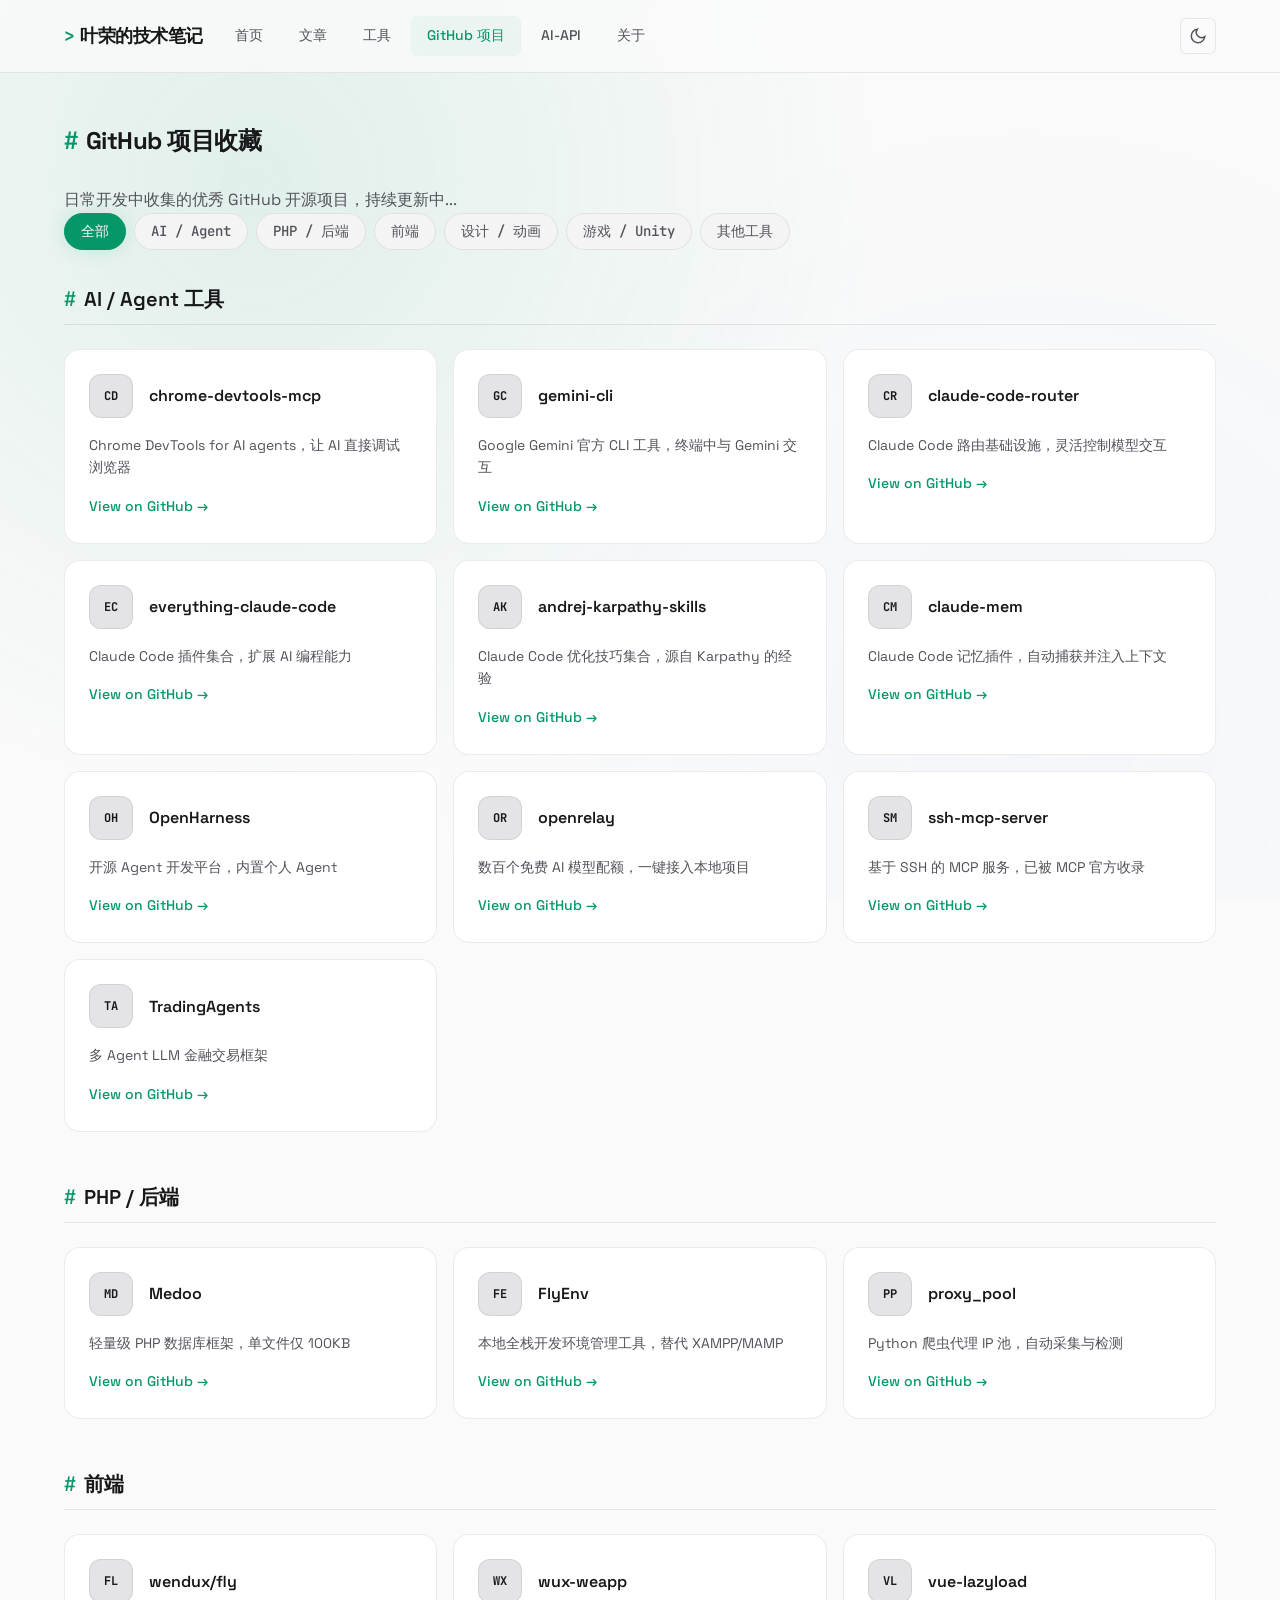
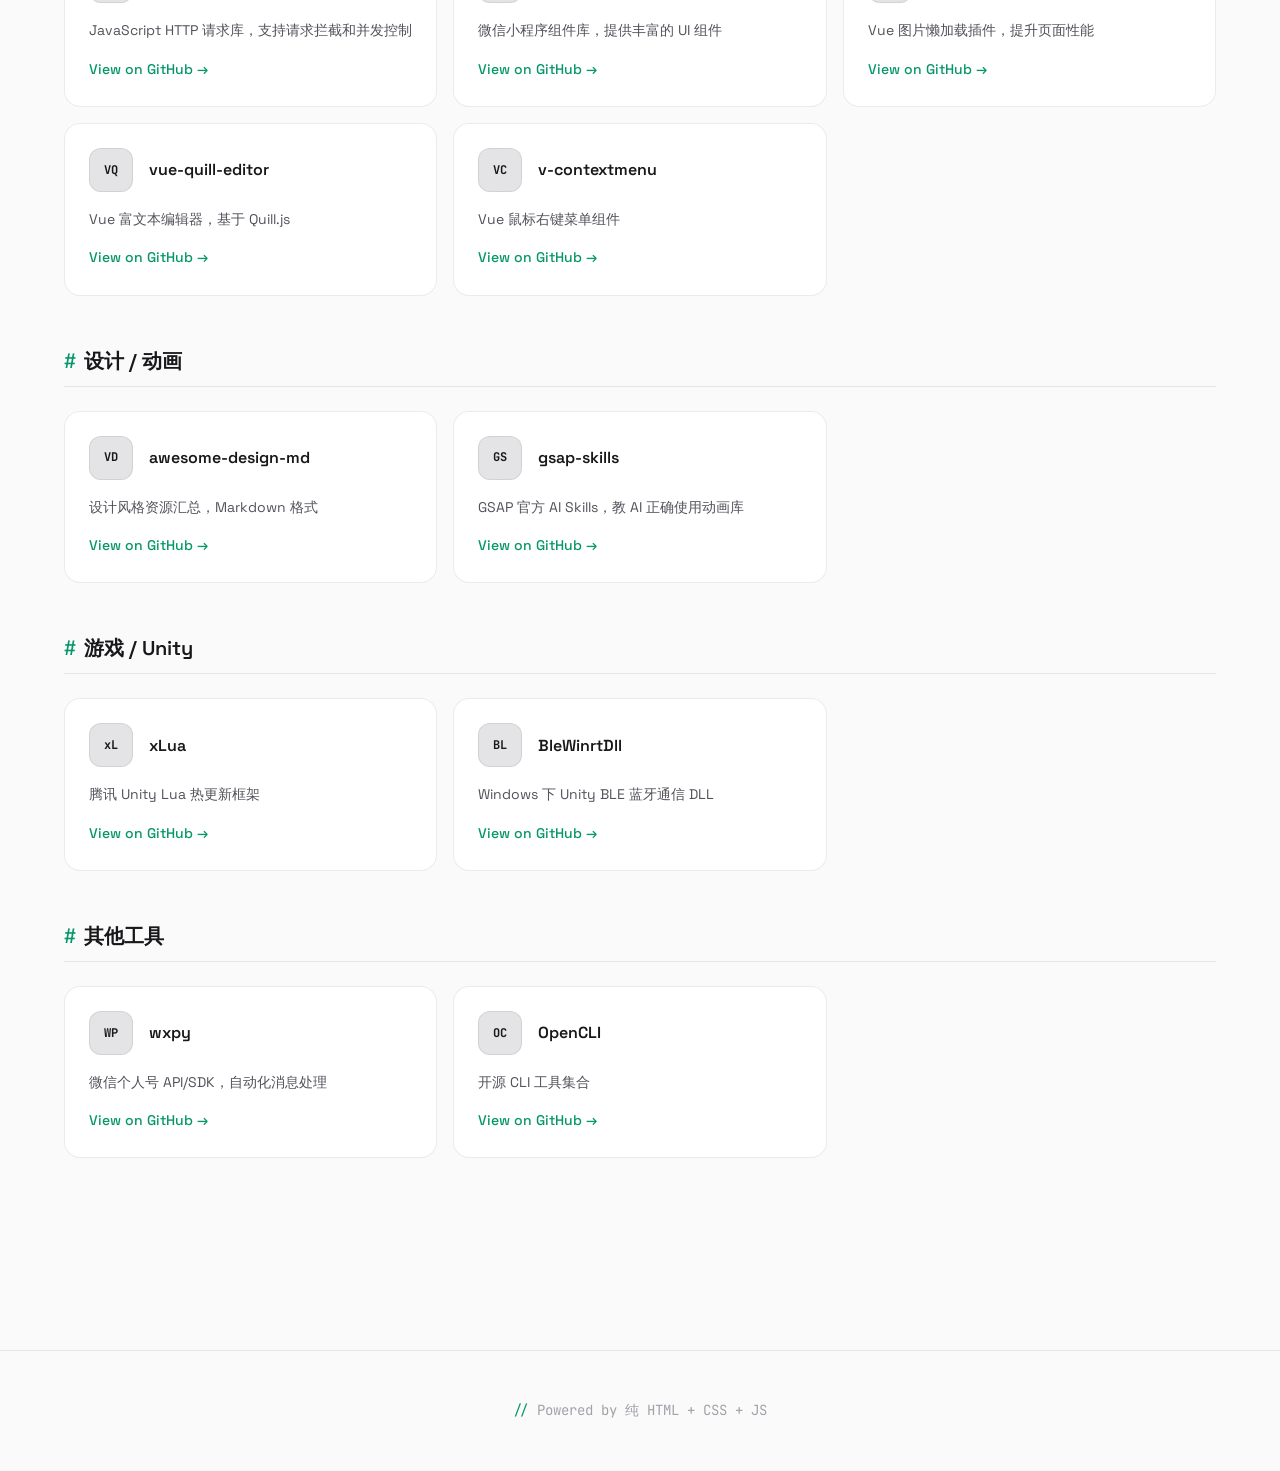
<file: github.html>
<!DOCTYPE html>
<html lang="zh-CN">
<head>
  <meta charset="UTF-8">
  <meta name="viewport" content="width=device-width, initial-scale=1.0">
  <title>GitHub 项目收藏 - 叶荣的技术笔记</title>
  <link rel="preconnect" href="https://fonts.googleapis.com">
  <link rel="preconnect" href="https://fonts.gstatic.com" crossorigin>
  <link href="https://fonts.googleapis.com/css2?family=Space+Grotesk:wght@400;500;600;700&family=JetBrains+Mono:wght@400;500;600&display=swap" rel="stylesheet">
  <link rel="stylesheet" href="css/style.css">
</head>
<body data-page="github">
  <!-- Header -->
  <header class="header">
    <div class="container header-inner">
      <div class="header-left">
        <a href="index.html" class="logo">叶荣的技术笔记</a>
        <nav class="nav">
          <a href="index.html">首页</a>
          <a href="blog.html">文章</a>
          <a href="tools.html">工具</a>
          <a href="github.html">GitHub 项目</a>
          <a href="ai.html">AI-API</a>
          <a href="about.html">关于</a>
        </nav>
      </div>
      <div class="header-right">
        <button class="theme-toggle" onclick="toggleTheme()" title="切换主题">
          <svg class="moon-icon" width="18" height="18" viewBox="0 0 24 24" fill="none" stroke="currentColor" stroke-width="2"><path d="M21 12.79A9 9 0 1 1 11.21 3 7 7 0 0 0 21 12.79z"></path></svg>
          <svg class="sun-icon" width="18" height="18" viewBox="0 0 24 24" fill="none" stroke="currentColor" stroke-width="2"><circle cx="12" cy="12" r="5"></circle><line x1="12" y1="1" x2="12" y2="3"></line><line x1="12" y1="21" x2="12" y2="23"></line><line x1="4.22" y1="4.22" x2="5.64" y2="5.64"></line><line x1="18.36" y1="18.36" x2="19.78" y2="19.78"></line><line x1="1" y1="12" x2="3" y2="12"></line><line x1="21" y1="12" x2="23" y2="12"></line><line x1="4.22" y1="19.78" x2="5.64" y2="18.36"></line><line x1="18.36" y1="5.64" x2="19.78" y2="4.22"></line></svg>
        </button>
        <button class="mobile-menu-btn" onclick="toggleMobileMenu()">
          <svg width="24" height="24" viewBox="0 0 24 24" fill="none" stroke="currentColor" stroke-width="2">
            <line x1="3" y1="6" x2="21" y2="6"></line>
            <line x1="3" y1="12" x2="21" y2="12"></line>
            <line x1="3" y1="18" x2="21" y2="18"></line>
          </svg>
        </button>
      </div>
    </div>
  </header>

  <!-- Main Content -->
  <section class="section">
    <div class="container">
      <h1 class="section-title">GitHub 项目收藏</h1>
      <p style="color: var(--color-text-secondary); margin-bottom: var(--space-6);">
        日常开发中收集的优秀 GitHub 开源项目，持续更新中...
      </p>

      <div id="github-content">

        <!-- Category Pills -->
        <div id="category-pills" class="category-pills"></div>

        <!-- AI / Agent Tools -->
        <div class="tool-category" data-category="ai-agent">
        <h2>AI / Agent 工具</h2>
        <div class="github-grid">
          <a href="https://github.com/ChromeDevTools/chrome-devtools-mcp" target="_blank" class="github-card">
            <div class="github-card-header">
              <div class="github-card-icon">CD</div>
              <div class="github-card-title">chrome-devtools-mcp</div>
            </div>
            <div class="github-card-desc">Chrome DevTools for AI agents，让 AI 直接调试浏览器</div>
            <span class="github-card-link">View on GitHub →</span>
          </a>
          <a href="https://github.com/google-gemini/gemini-cli" target="_blank" class="github-card">
            <div class="github-card-header">
              <div class="github-card-icon">GC</div>
              <div class="github-card-title">gemini-cli</div>
            </div>
            <div class="github-card-desc">Google Gemini 官方 CLI 工具，终端中与 Gemini 交互</div>
            <span class="github-card-link">View on GitHub →</span>
          </a>
          <a href="https://github.com/musistudio/claude-code-router" target="_blank" class="github-card">
            <div class="github-card-header">
              <div class="github-card-icon">CR</div>
              <div class="github-card-title">claude-code-router</div>
            </div>
            <div class="github-card-desc">Claude Code 路由基础设施，灵活控制模型交互</div>
            <span class="github-card-link">View on GitHub →</span>
          </a>
          <a href="https://github.com/affaan-m/everything-claude-code" target="_blank" class="github-card">
            <div class="github-card-header">
              <div class="github-card-icon">EC</div>
              <div class="github-card-title">everything-claude-code</div>
            </div>
            <div class="github-card-desc">Claude Code 插件集合，扩展 AI 编程能力</div>
            <span class="github-card-link">View on GitHub →</span>
          </a>
          <a href="https://github.com/forrestchang/andrej-karpathy-skills" target="_blank" class="github-card">
            <div class="github-card-header">
              <div class="github-card-icon">AK</div>
              <div class="github-card-title">andrej-karpathy-skills</div>
            </div>
            <div class="github-card-desc">Claude Code 优化技巧集合，源自 Karpathy 的经验</div>
            <span class="github-card-link">View on GitHub →</span>
          </a>
          <a href="https://github.com/thedotmack/claude-mem" target="_blank" class="github-card">
            <div class="github-card-header">
              <div class="github-card-icon">CM</div>
              <div class="github-card-title">claude-mem</div>
            </div>
            <div class="github-card-desc">Claude Code 记忆插件，自动捕获并注入上下文</div>
            <span class="github-card-link">View on GitHub →</span>
          </a>
          <a href="https://github.com/HKUDS/OpenHarness" target="_blank" class="github-card">
            <div class="github-card-header">
              <div class="github-card-icon">OH</div>
              <div class="github-card-title">OpenHarness</div>
            </div>
            <div class="github-card-desc">开源 Agent 开发平台，内置个人 Agent</div>
            <span class="github-card-link">View on GitHub →</span>
          </a>
          <a href="https://github.com/romgX/openrelay" target="_blank" class="github-card">
            <div class="github-card-header">
              <div class="github-card-icon">OR</div>
              <div class="github-card-title">openrelay</div>
            </div>
            <div class="github-card-desc">数百个免费 AI 模型配额，一键接入本地项目</div>
            <span class="github-card-link">View on GitHub →</span>
          </a>
          <a href="https://github.com/classfang/ssh-mcp-server" target="_blank" class="github-card">
            <div class="github-card-header">
              <div class="github-card-icon">SM</div>
              <div class="github-card-title">ssh-mcp-server</div>
            </div>
            <div class="github-card-desc">基于 SSH 的 MCP 服务，已被 MCP 官方收录</div>
            <span class="github-card-link">View on GitHub →</span>
          </a>
          <a href="https://github.com/TauricResearch/TradingAgents" target="_blank" class="github-card">
            <div class="github-card-header">
              <div class="github-card-icon">TA</div>
              <div class="github-card-title">TradingAgents</div>
            </div>
            <div class="github-card-desc">多 Agent LLM 金融交易框架</div>
            <span class="github-card-link">View on GitHub →</span>
          </a>
        </div>
      </div>

      <!-- PHP / Backend -->
      <div class="tool-category">
        <h2>PHP / 后端</h2>
        <div class="github-grid">
          <a href="https://github.com/catfan/Medoo" target="_blank" class="github-card">
            <div class="github-card-header">
              <div class="github-card-icon">MD</div>
              <div class="github-card-title">Medoo</div>
            </div>
            <div class="github-card-desc">轻量级 PHP 数据库框架，单文件仅 100KB</div>
            <span class="github-card-link">View on GitHub →</span>
          </a>
          <a href="https://github.com/xpf0000/FlyEnv" target="_blank" class="github-card">
            <div class="github-card-header">
              <div class="github-card-icon">FE</div>
              <div class="github-card-title">FlyEnv</div>
            </div>
            <div class="github-card-desc">本地全栈开发环境管理工具，替代 XAMPP/MAMP</div>
            <span class="github-card-link">View on GitHub →</span>
          </a>
          <a href="https://github.com/jhao104/proxy_pool" target="_blank" class="github-card">
            <div class="github-card-header">
              <div class="github-card-icon">PP</div>
              <div class="github-card-title">proxy_pool</div>
            </div>
            <div class="github-card-desc">Python 爬虫代理 IP 池，自动采集与检测</div>
            <span class="github-card-link">View on GitHub →</span>
          </a>
        </div>
      </div>

      <!-- Frontend -->
      <div class="tool-category" data-category="frontend">
        <h2>前端</h2>
        <div class="github-grid">
          <a href="https://github.com/wendux/fly" target="_blank" class="github-card">
            <div class="github-card-header">
              <div class="github-card-icon">FL</div>
              <div class="github-card-title">wendux/fly</div>
            </div>
            <div class="github-card-desc">JavaScript HTTP 请求库，支持请求拦截和并发控制</div>
            <span class="github-card-link">View on GitHub →</span>
          </a>
          <a href="https://github.com/wux-weapp/wux-weapp" target="_blank" class="github-card">
            <div class="github-card-header">
              <div class="github-card-icon">WX</div>
              <div class="github-card-title">wux-weapp</div>
            </div>
            <div class="github-card-desc">微信小程序组件库，提供丰富的 UI 组件</div>
            <span class="github-card-link">View on GitHub →</span>
          </a>
          <a href="https://github.com/hilongjw/vue-lazyload" target="_blank" class="github-card">
            <div class="github-card-header">
              <div class="github-card-icon">VL</div>
              <div class="github-card-title">vue-lazyload</div>
            </div>
            <div class="github-card-desc">Vue 图片懒加载插件，提升页面性能</div>
            <span class="github-card-link">View on GitHub →</span>
          </a>
          <a href="https://github.com/1c7/vue-quill-editor" target="_blank" class="github-card">
            <div class="github-card-header">
              <div class="github-card-icon">VQ</div>
              <div class="github-card-title">vue-quill-editor</div>
            </div>
            <div class="github-card-desc">Vue 富文本编辑器，基于 Quill.js</div>
            <span class="github-card-link">View on GitHub →</span>
          </a>
          <a href="https://github.com/snokier/v-contextmenu" target="_blank" class="github-card">
            <div class="github-card-header">
              <div class="github-card-icon">VC</div>
              <div class="github-card-title">v-contextmenu</div>
            </div>
            <div class="github-card-desc">Vue 鼠标右键菜单组件</div>
            <span class="github-card-link">View on GitHub →</span>
          </a>
        </div>
      </div>

      <!-- Design / Animation -->
      <div class="tool-category" data-category="design">
        <h2>设计 / 动画</h2>
        <div class="github-grid">
          <a href="https://github.com/VoltAgent/awesome-design-md" target="_blank" class="github-card">
            <div class="github-card-header">
              <div class="github-card-icon">VD</div>
              <div class="github-card-title">awesome-design-md</div>
            </div>
            <div class="github-card-desc">设计风格资源汇总，Markdown 格式</div>
            <span class="github-card-link">View on GitHub →</span>
          </a>
          <a href="https://github.com/greensock/gsap-skills" target="_blank" class="github-card">
            <div class="github-card-header">
              <div class="github-card-icon">GS</div>
              <div class="github-card-title">gsap-skills</div>
            </div>
            <div class="github-card-desc">GSAP 官方 AI Skills，教 AI 正确使用动画库</div>
            <span class="github-card-link">View on GitHub →</span>
          </a>
        </div>
      </div>

      <!-- Game / Unity -->
      <div class="tool-category" data-category="game">
        <h2>游戏 / Unity</h2>
        <div class="github-grid">
          <a href="https://github.com/Tencent/xLua" target="_blank" class="github-card">
            <div class="github-card-header">
              <div class="github-card-icon">xL</div>
              <div class="github-card-title">xLua</div>
            </div>
            <div class="github-card-desc">腾讯 Unity Lua 热更新框架</div>
            <span class="github-card-link">View on GitHub →</span>
          </a>
          <a href="https://github.com/adabru/BleWinrtDll" target="_blank" class="github-card">
            <div class="github-card-header">
              <div class="github-card-icon">BL</div>
              <div class="github-card-title">BleWinrtDll</div>
            </div>
            <div class="github-card-desc">Windows 下 Unity BLE 蓝牙通信 DLL</div>
            <span class="github-card-link">View on GitHub →</span>
          </a>
        </div>
      </div>

      <!-- Other Tools -->
      <div class="tool-category" data-category="other">
        <h2>其他工具</h2>
        <div class="github-grid">
          <a href="https://github.com/youfou/wxpy" target="_blank" class="github-card">
            <div class="github-card-header">
              <div class="github-card-icon">WP</div>
              <div class="github-card-title">wxpy</div>
            </div>
            <div class="github-card-desc">微信个人号 API/SDK，自动化消息处理</div>
            <span class="github-card-link">View on GitHub →</span>
          </a>
          <a href="https://github.com/jackwener/OpenCLI" target="_blank" class="github-card">
            <div class="github-card-header">
              <div class="github-card-icon">OC</div>
              <div class="github-card-title">OpenCLI</div>
            </div>
            <div class="github-card-desc">开源 CLI 工具集合</div>
            <span class="github-card-link">View on GitHub →</span>
          </a>
        </div>
      </div>
    </div>
    </div>
  </section>

  <!-- Footer -->
  <footer class="footer">
    <div class="container">
      <p>Powered by 纯 HTML + CSS + JS</p>
    </div>
  </footer>

  <script src="js/theme.js"></script>
  <script src="js/app.js"></script>
</body>
</html>
</file>
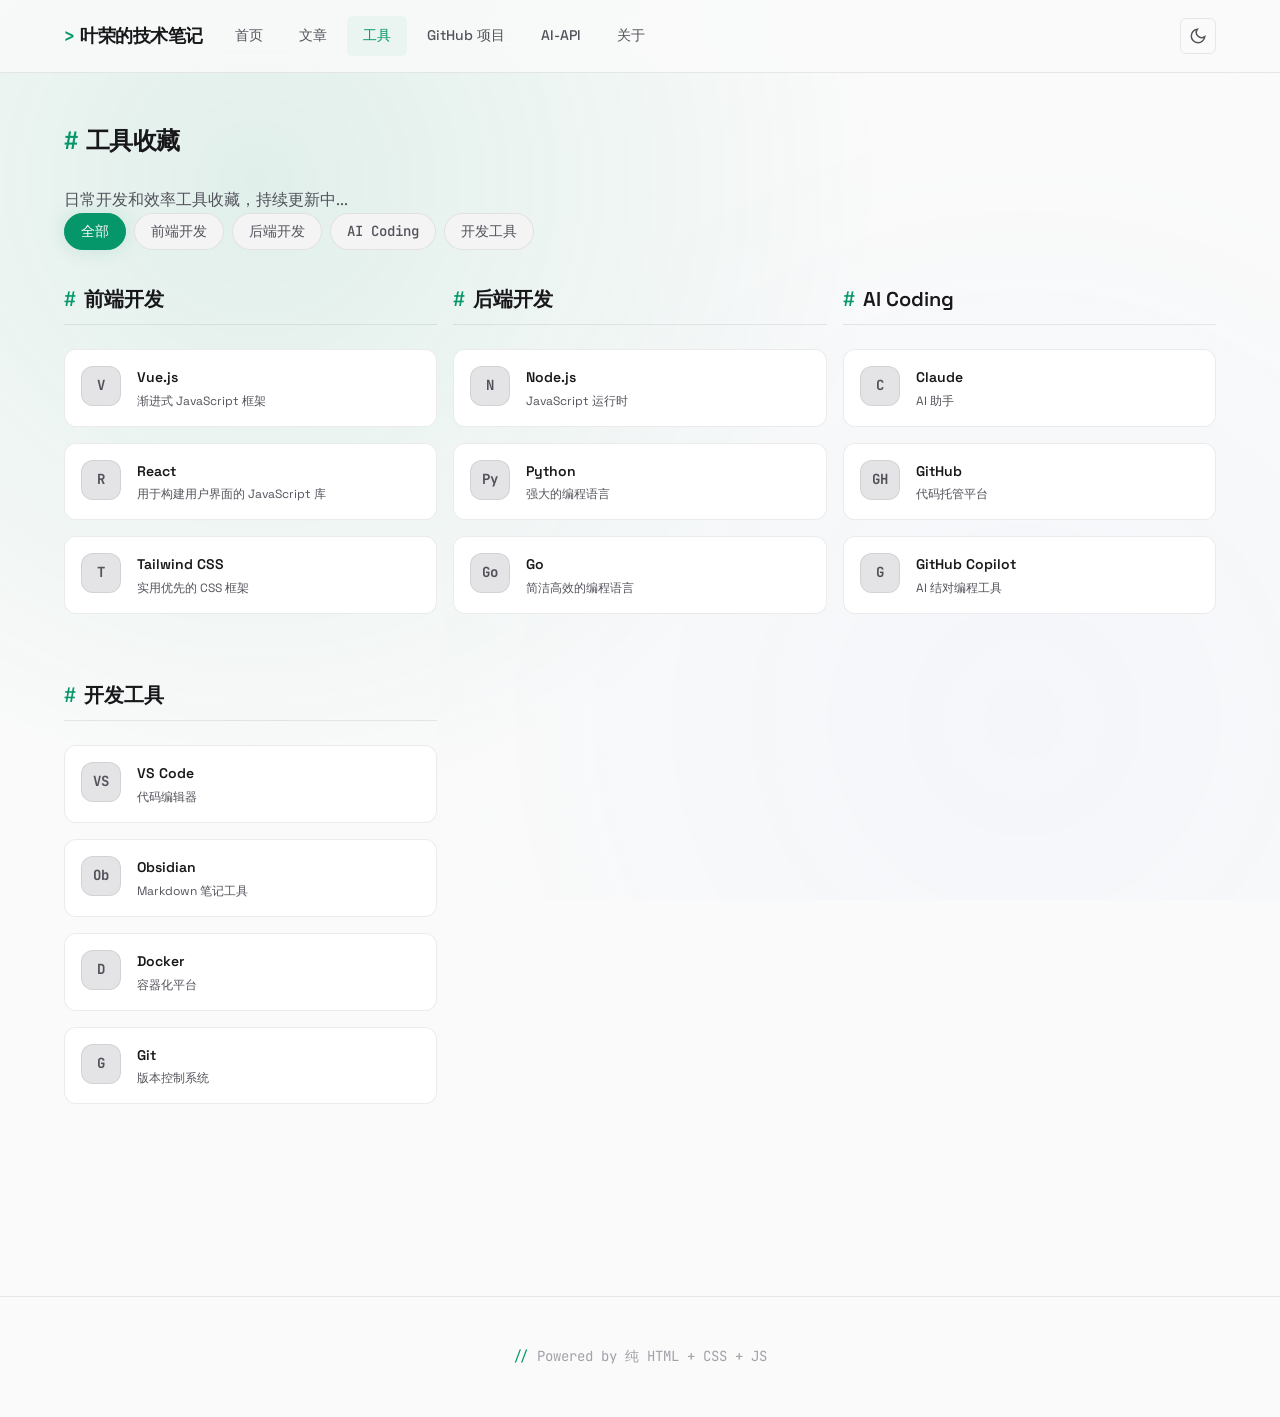
<file: tools.html>
<!DOCTYPE html>
<html lang="zh-CN">
<head>
  <meta charset="UTF-8">
  <meta name="viewport" content="width=device-width, initial-scale=1.0">
  <title>工具收藏 - 叶荣的技术笔记</title>
  <link rel="preconnect" href="https://fonts.googleapis.com">
  <link rel="preconnect" href="https://fonts.gstatic.com" crossorigin>
  <link href="https://fonts.googleapis.com/css2?family=Space+Grotesk:wght@400;500;600;700&family=JetBrains+Mono:wght@400;500;600&display=swap" rel="stylesheet">
  <link rel="stylesheet" href="css/style.css">
</head>
<body data-page="tools">
  <!-- Header -->
  <header class="header">
    <div class="container header-inner">
      <div class="header-left">
        <a href="index.html" class="logo">叶荣的技术笔记</a>
        <nav class="nav">
          <a href="index.html">首页</a>
          <a href="blog.html">文章</a>
          <a href="tools.html">工具</a>
          <a href="github.html">GitHub 项目</a>
          <a href="ai.html">AI-API</a>
          <a href="about.html">关于</a>
        </nav>
      </div>
      <div class="header-right">
        <button class="theme-toggle" onclick="toggleTheme()" title="切换主题">
          <svg class="moon-icon" width="18" height="18" viewBox="0 0 24 24" fill="none" stroke="currentColor" stroke-width="2"><path d="M21 12.79A9 9 0 1 1 11.21 3 7 7 0 0 0 21 12.79z"></path></svg>
          <svg class="sun-icon" width="18" height="18" viewBox="0 0 24 24" fill="none" stroke="currentColor" stroke-width="2"><circle cx="12" cy="12" r="5"></circle><line x1="12" y1="1" x2="12" y2="3"></line><line x1="12" y1="21" x2="12" y2="23"></line><line x1="4.22" y1="4.22" x2="5.64" y2="5.64"></line><line x1="18.36" y1="18.36" x2="19.78" y2="19.78"></line><line x1="1" y1="12" x2="3" y2="12"></line><line x1="21" y1="12" x2="23" y2="12"></line><line x1="4.22" y1="19.78" x2="5.64" y2="18.36"></line><line x1="18.36" y1="5.64" x2="19.78" y2="4.22"></line></svg>
        </button>
        <button class="mobile-menu-btn" onclick="toggleMobileMenu()">
          <svg width="24" height="24" viewBox="0 0 24 24" fill="none" stroke="currentColor" stroke-width="2">
            <line x1="3" y1="6" x2="21" y2="6"></line>
            <line x1="3" y1="12" x2="21" y2="12"></line>
            <line x1="3" y1="18" x2="21" y2="18"></line>
          </svg>
        </button>
      </div>
    </div>
  </header>

  <!-- Main Content -->
  <section class="section">
    <div class="container">
      <h1 class="section-title">工具收藏</h1>
      <p style="color: var(--color-text-secondary); margin-bottom: var(--space-6);">
        日常开发和效率工具收藏，持续更新中...
      </p>

      <!-- Tools will be rendered here -->
      <div id="tools-content">

        <!-- Category Pills -->
        <div id="category-pills" class="category-pills"></div>

        <div class="tools-grid">
          <!-- Frontend Tools -->
          <div class="tool-category" data-category="frontend">
            <h2>前端开发</h2>
            <div class="tools-grid">
              <a href="https://vuejs.org/" target="_blank" class="tool-item">
                <div class="tool-item-icon">V</div>
                <div class="tool-item-content">
                  <div class="tool-item-title">Vue.js</div>
                  <div class="tool-item-desc">渐进式 JavaScript 框架</div>
                </div>
              </a>
              <a href="https://react.dev/" target="_blank" class="tool-item">
                <div class="tool-item-icon">R</div>
                <div class="tool-item-content">
                  <div class="tool-item-title">React</div>
                  <div class="tool-item-desc">用于构建用户界面的 JavaScript 库</div>
                </div>
              </a>
              <a href="https://tailwindcss.com/" target="_blank" class="tool-item">
                <div class="tool-item-icon">T</div>
                <div class="tool-item-content">
                  <div class="tool-item-title">Tailwind CSS</div>
                  <div class="tool-item-desc">实用优先的 CSS 框架</div>
                </div>
              </a>
            </div>
          </div>

          <!-- Backend Tools -->
          <div class="tool-category" data-category="backend">
            <h2>后端开发</h2>
            <div class="tools-grid">
              <a href="https://nodejs.org/" target="_blank" class="tool-item">
                <div class="tool-item-icon">N</div>
                <div class="tool-item-content">
                  <div class="tool-item-title">Node.js</div>
                  <div class="tool-item-desc">JavaScript 运行时</div>
                </div>
              </a>
              <a href="https://python.org/" target="_blank" class="tool-item">
                <div class="tool-item-icon">Py</div>
                <div class="tool-item-content">
                  <div class="tool-item-title">Python</div>
                  <div class="tool-item-desc">强大的编程语言</div>
                </div>
              </a>
              <a href="https://go.dev/" target="_blank" class="tool-item">
                <div class="tool-item-icon">Go</div>
                <div class="tool-item-content">
                  <div class="tool-item-title">Go</div>
                  <div class="tool-item-desc">简洁高效的编程语言</div>
                </div>
              </a>
            </div>
          </div>

          <!-- AI Coding Tools -->
          <div class="tool-category" data-category="ai">
            <h2>AI Coding</h2>
            <div class="tools-grid">
              <a href="https://claude.ai/" target="_blank" class="tool-item">
                <div class="tool-item-icon">C</div>
                <div class="tool-item-content">
                  <div class="tool-item-title">Claude</div>
                  <div class="tool-item-desc">AI 助手</div>
                </div>
              </a>
              <a href="https://github.com/" target="_blank" class="tool-item">
                <div class="tool-item-icon">GH</div>
                <div class="tool-item-content">
                  <div class="tool-item-title">GitHub</div>
                  <div class="tool-item-desc">代码托管平台</div>
                </div>
              </a>
              <a href="https://copilot.github.com/" target="_blank" class="tool-item">
                <div class="tool-item-icon">G</div>
                <div class="tool-item-content">
                  <div class="tool-item-title">GitHub Copilot</div>
                  <div class="tool-item-desc">AI 结对编程工具</div>
                </div>
              </a>
            </div>
          </div>

          <!-- Dev Tools -->
          <div class="tool-category" data-category="devtools">
            <h2>开发工具</h2>
            <div class="tools-grid">
              <a href="https://code.visualstudio.com/" target="_blank" class="tool-item">
                <div class="tool-item-icon">VS</div>
                <div class="tool-item-content">
                  <div class="tool-item-title">VS Code</div>
                  <div class="tool-item-desc">代码编辑器</div>
                </div>
              </a>
              <a href="https://obsidian.md/" target="_blank" class="tool-item">
                <div class="tool-item-icon">Ob</div>
                <div class="tool-item-content">
                  <div class="tool-item-title">Obsidian</div>
                  <div class="tool-item-desc">Markdown 笔记工具</div>
                </div>
              </a>
              <a href="https://www.docker.com/" target="_blank" class="tool-item">
                <div class="tool-item-icon">D</div>
                <div class="tool-item-content">
                  <div class="tool-item-title">Docker</div>
                  <div class="tool-item-desc">容器化平台</div>
                </div>
              </a>
              <a href="https://git-scm.com/" target="_blank" class="tool-item">
                <div class="tool-item-icon">G</div>
                <div class="tool-item-content">
                  <div class="tool-item-title">Git</div>
                  <div class="tool-item-desc">版本控制系统</div>
                </div>
              </a>
            </div>
          </div>
        </div>
      </div>
    </div>
  </section>

  <!-- Footer -->
  <footer class="footer">
    <div class="container">
      <p>Powered by 纯 HTML + CSS + JS</p>
    </div>
  </footer>

  <script src="js/theme.js"></script>
  <script src="js/app.js"></script>
</body>
</html>
</file>
<file: css/style.css>
/* ========================================
   CYBER TECH BLOG - Design System
   现代极简主义 + 技术感 + 双主题支持
   ======================================== */

/* ========================================
   Light Theme (default)
   ======================================== */

:root {
  /* Colors - Light Theme */
  --color-bg-primary: #fafafa;
  --color-bg-secondary: #f4f4f5;
  --color-bg-tertiary: #e4e4e7;
  --color-bg-card: #ffffff;
  --color-bg-hover: #f0f0f3;
  
  --color-text-primary: #18181b;
  --color-text-secondary: #52525b;
  --color-text-muted: #a1a1aa;
  
  --color-brand: #059669;
  --color-brand-dim: #047857;
  --color-brand-glow: rgba(5, 150, 105, 0.1);
  --color-brand-subtle: rgba(5, 150, 105, 0.05);
  
  --color-accent-blue: #3b82f6;
  --color-accent-purple: #a855f7;
  --color-accent-orange: #f97316;
  --color-accent-pink: #ec4899;
  
  --color-border: rgba(0, 0, 0, 0.08);
  --color-border-hover: rgba(0, 0, 0, 0.12);
  --color-border-brand: rgba(5, 150, 105, 0.25);

  --header-bg: rgba(250, 250, 250, 0.8);
  
  /* Typography */
  --font-display: 'Space Grotesk', -apple-system, sans-serif;
  --font-body: 'Space Grotesk', -apple-system, sans-serif;
  --font-mono: 'JetBrains Mono', 'Fira Code', monospace;
  
  /* Spacing */
  --space-xs: 4px;
  --space-sm: 8px;
  --space-md: 16px;
  --space-lg: 24px;
  --space-xl: 32px;
  --space-2xl: 48px;
  --space-3xl: 64px;
  --space-4xl: 96px;
  
  /* Radius */
  --radius-sm: 6px;
  --radius-md: 12px;
  --radius-lg: 16px;
  --radius-xl: 24px;
  --radius-full: 9999px;
  
  /* Shadows */
  --shadow-sm: 0 2px 8px rgba(0, 0, 0, 0.06);
  --shadow-md: 0 4px 16px rgba(0, 0, 0, 0.08);
  --shadow-lg: 0 8px 32px rgba(0, 0, 0, 0.1);
  --shadow-glow: 0 0 20px rgba(5, 150, 105, 0.15);
  
  /* Transitions */
  --transition-fast: 0.15s ease;
  --transition-base: 0.25s ease;
  --transition-slow: 0.4s ease;
}

/* ========================================
   Dark Theme
   ======================================== */

[data-theme="dark"] {
  --color-bg-primary: #0a0a0f;
  --color-bg-secondary: #12121a;
  --color-bg-tertiary: #1a1a24;
  --color-bg-card: #16161f;
  --color-bg-hover: #1e1e2a;
  
  --color-text-primary: #e4e4e7;
  --color-text-secondary: #a1a1aa;
  --color-text-muted: #71717a;
  
  --color-brand: #00ff88;
  --color-brand-dim: #00cc6a;
  --color-brand-glow: rgba(0, 255, 136, 0.15);
  --color-brand-subtle: rgba(0, 255, 136, 0.05);
  
  --color-border: rgba(255, 255, 255, 0.08);
  --color-border-hover: rgba(255, 255, 255, 0.15);
  --color-border-brand: rgba(0, 255, 136, 0.3);

  --header-bg: rgba(10, 10, 15, 0.8);
  
  --shadow-sm: 0 2px 8px rgba(0, 0, 0, 0.3);
  --shadow-md: 0 4px 16px rgba(0, 0, 0, 0.4);
  --shadow-lg: 0 8px 32px rgba(0, 0, 0, 0.5);
  --shadow-glow: 0 0 20px rgba(0, 255, 136, 0.2);
}

/* ========================================
   Base Styles
   ======================================== */

* {
  margin: 0;
  padding: 0;
  box-sizing: border-box;
}

html {
  scroll-behavior: smooth;
  font-size: 16px;
}

body {
  font-family: var(--font-body);
  font-size: 1rem;
  line-height: 1.7;
  color: var(--color-text-primary);
  background: var(--color-bg-primary);
  -webkit-font-smoothing: antialiased;
  -moz-osx-font-smoothing: grayscale;
  overflow-x: hidden;
  transition: background var(--transition-base), color var(--transition-base);
}

body::before {
  content: '';
  position: fixed;
  top: 0;
  left: 0;
  right: 0;
  bottom: 0;
  background: 
    radial-gradient(circle at 20% 20%, var(--color-brand-glow) 0%, transparent 50%),
    radial-gradient(circle at 80% 80%, rgba(59, 130, 246, 0.03) 0%, transparent 50%);
  pointer-events: none;
  z-index: -1;
}

::selection {
  background: var(--color-brand);
  color: var(--color-bg-primary);
}

/* ========================================
   Layout
   ======================================== */

.container {
  max-width: 1200px;
  margin: 0 auto;
  padding: 0 var(--space-lg);
}

.container-narrow {
  max-width: 800px;
  margin: 0 auto;
  padding: 0 var(--space-lg);
}

/* ========================================
   Header
   ======================================== */

.header {
  position: sticky;
  top: 0;
  z-index: 100;
  background: var(--header-bg);
  backdrop-filter: blur(20px);
  border-bottom: 1px solid var(--color-border);
  padding: var(--space-md) 0;
  transition: background var(--transition-base), border-color var(--transition-base);
}

.header-inner {
  display: flex;
  align-items: center;
  justify-content: space-between;
  gap: var(--space-lg);
}

.header-left {
  display: flex;
  align-items: center;
  gap: var(--space-md);
}

.header-right {
  display: flex;
  align-items: center;
  gap: var(--space-sm);
}

.logo {
  font-family: var(--font-mono);
  font-size: 1.125rem;
  font-weight: 600;
  color: var(--color-text-primary);
  text-decoration: none;
  letter-spacing: -0.5px;
  position: relative;
  padding-left: var(--space-md);
}

.logo::before {
  content: '>';
  position: absolute;
  left: 0;
  color: var(--color-brand);
  font-weight: 700;
  animation: blink 1.5s infinite;
}

@keyframes blink {
  0%, 50% { opacity: 1; }
  51%, 100% { opacity: 0; }
}

.logo:hover {
  color: var(--color-brand);
}

.nav {
  display: flex;
  gap: var(--space-xs);
}

.nav a {
  font-size: 0.875rem;
  font-weight: 500;
  color: var(--color-text-secondary);
  text-decoration: none;
  padding: var(--space-sm) var(--space-md);
  border-radius: var(--radius-sm);
  transition: all var(--transition-fast);
  position: relative;
}

.nav a:hover {
  color: var(--color-text-primary);
  background: var(--color-bg-hover);
}

.nav a.active {
  color: var(--color-brand);
  background: var(--color-brand-subtle);
}

/* Theme Toggle */
.theme-toggle {
  background: none;
  border: 1px solid var(--color-border);
  border-radius: var(--radius-sm);
  cursor: pointer;
  padding: var(--space-sm);
  color: var(--color-text-secondary);
  display: flex;
  align-items: center;
  justify-content: center;
  transition: all var(--transition-fast);
  line-height: 1;
}

.theme-toggle:hover {
  border-color: var(--color-brand);
  color: var(--color-brand);
}

.theme-toggle svg {
  width: 18px;
  height: 18px;
}

.theme-toggle .sun-icon {
  display: none;
}

.theme-toggle .moon-icon {
  display: block;
}

[data-theme="dark"] .theme-toggle .sun-icon {
  display: block;
}

[data-theme="dark"] .theme-toggle .moon-icon {
  display: none;
}

.mobile-menu-btn {
  display: none;
  background: none;
  border: 1px solid var(--color-border);
  border-radius: var(--radius-sm);
  cursor: pointer;
  padding: var(--space-sm);
  color: var(--color-text-primary);
  transition: all var(--transition-fast);
}

.mobile-menu-btn:hover {
  border-color: var(--color-brand);
  color: var(--color-brand);
}

/* ========================================
   Hero Section
   ======================================== */

.hero {
  padding: var(--space-4xl) 0;
  text-align: center;
  position: relative;
}

.hero::before {
  content: '';
  position: absolute;
  top: 50%;
  left: 50%;
  transform: translate(-50%, -50%);
  width: 600px;
  height: 600px;
  background: radial-gradient(circle, var(--color-brand-glow) 0%, transparent 70%);
  pointer-events: none;
  z-index: -1;
}

.hero h1 {
  font-family: var(--font-display);
  font-size: 3.5rem;
  font-weight: 700;
  letter-spacing: -2px;
  line-height: 1.1;
  margin-bottom: var(--space-lg);
  background: linear-gradient(135deg, var(--color-text-primary) 0%, var(--color-brand) 100%);
  -webkit-background-clip: text;
  -webkit-text-fill-color: transparent;
  background-clip: text;
}

.hero p {
  font-size: 1.125rem;
  color: var(--color-text-secondary);
  max-width: 600px;
  margin: 0 auto;
}

/* ========================================
   Buttons
   ======================================== */

.btn {
  display: inline-flex;
  align-items: center;
  justify-content: center;
  gap: var(--space-sm);
  padding: var(--space-sm) var(--space-lg);
  font-family: var(--font-body);
  font-size: 0.875rem;
  font-weight: 600;
  line-height: 1;
  text-decoration: none;
  border-radius: var(--radius-sm);
  border: none;
  cursor: pointer;
  transition: all var(--transition-base);
}

.btn-primary {
  background: var(--color-brand);
  color: var(--color-bg-primary);
  box-shadow: var(--shadow-glow);
}

.btn-primary:hover {
  background: var(--color-brand-dim);
  transform: translateY(-2px);
  box-shadow: 0 0 30px var(--color-brand-glow);
}

.btn-secondary {
  background: var(--color-bg-tertiary);
  color: var(--color-text-primary);
  border: 1px solid var(--color-border);
}

.btn-secondary:hover {
  border-color: var(--color-brand);
  color: var(--color-brand);
}

.btn-ghost {
  background: transparent;
  color: var(--color-text-secondary);
  border: 1px solid var(--color-border);
}

.btn-ghost:hover {
  border-color: var(--color-brand);
  color: var(--color-brand);
  background: var(--color-brand-subtle);
}

/* ========================================
   Cards
   ======================================== */

.card {
  background: var(--color-bg-card);
  border: 1px solid var(--color-border);
  border-radius: var(--radius-lg);
  padding: var(--space-lg);
  transition: all var(--transition-base);
}

.card:hover {
  border-color: var(--color-border-hover);
  box-shadow: var(--shadow-md);
}

.card-title {
  font-family: var(--font-display);
  font-size: 1.125rem;
  font-weight: 600;
  margin-bottom: var(--space-md);
  color: var(--color-text-primary);
  display: flex;
  align-items: center;
  gap: var(--space-sm);
}

.card-text {
  color: var(--color-text-secondary);
  line-height: 1.8;
  font-size: 0.95rem;
}

/* Skills Grid */
.skills-grid {
  display: flex;
  flex-direction: column;
  gap: var(--space-md);
}

.skill-group {
  display: flex;
  align-items: flex-start;
  gap: var(--space-md);
}

.skill-group-label {
  font-family: var(--font-mono);
  font-size: 0.8rem;
  font-weight: 600;
  color: var(--color-brand);
  min-width: 70px;
  padding: var(--space-xs) 0;
  text-align: right;
}

.skill-tags {
  display: flex;
  flex-wrap: wrap;
  gap: var(--space-xs);
}

/* Timeline */
.timeline {
  display: flex;
  flex-direction: column;
  gap: var(--space-md);
}

.timeline-item {
  display: flex;
  align-items: flex-start;
  gap: var(--space-md);
  padding: var(--space-md);
  border-radius: var(--radius-md);
  background: var(--color-bg-secondary);
  border: 1px solid var(--color-border);
  transition: all var(--transition-base);
}

.timeline-item:hover {
  border-color: var(--color-border-brand);
}

.timeline-year {
  font-family: var(--font-mono);
  font-size: 0.8rem;
  font-weight: 600;
  color: var(--color-brand);
  white-space: nowrap;
  padding: var(--space-xs) var(--space-sm);
  background: var(--color-brand-subtle);
  border-radius: var(--radius-sm);
  line-height: 1.5;
}

.timeline-content {
  font-size: 0.9rem;
  color: var(--color-text-secondary);
  line-height: 1.6;
  display: flex;
  align-items: center;
  flex-wrap: wrap;
  gap: var(--space-xs);
}

/* Project List */
.project-list {
  display: flex;
  flex-direction: column;
  gap: var(--space-sm);
}

.project-item {
  display: flex;
  align-items: center;
  gap: var(--space-md);
  padding: var(--space-md);
  border-radius: var(--radius-md);
  text-decoration: none;
  color: inherit;
  border: 1px solid var(--color-border);
  transition: all var(--transition-base);
}

.project-item:hover {
  border-color: var(--color-brand);
  background: var(--color-bg-hover);
}

.project-item-icon {
  width: 40px;
  height: 40px;
  border-radius: var(--radius-md);
  background: var(--color-bg-tertiary);
  display: flex;
  align-items: center;
  justify-content: center;
  color: var(--color-brand);
  flex-shrink: 0;
  border: 1px solid var(--color-border);
}

.project-item:hover .project-item-icon {
  background: var(--color-brand);
  color: var(--color-bg-primary);
  border-color: var(--color-brand);
}

.project-item-content {
  flex: 1;
  min-width: 0;
}

.project-item-title {
  font-size: 0.9rem;
  font-weight: 600;
  color: var(--color-text-primary);
  margin-bottom: 2px;
  font-family: var(--font-mono);
}

.project-item-desc {
  font-size: 0.8rem;
  color: var(--color-text-secondary);
  line-height: 1.5;
}

/* Contact List */
.contact-list {
  display: flex;
  flex-direction: column;
  gap: var(--space-sm);
}

.contact-item {
  display: flex;
  align-items: center;
  gap: var(--space-md);
  padding: var(--space-md);
  border-radius: var(--radius-md);
  text-decoration: none;
  color: inherit;
  border: 1px solid var(--color-border);
  transition: all var(--transition-base);
}

.contact-item:hover {
  border-color: var(--color-brand);
  background: var(--color-bg-hover);
}

.contact-icon {
  width: 36px;
  height: 36px;
  border-radius: var(--radius-sm);
  background: var(--color-bg-tertiary);
  display: flex;
  align-items: center;
  justify-content: center;
  color: var(--color-text-secondary);
  flex-shrink: 0;
}

.contact-item:hover .contact-icon {
  color: var(--color-brand);
}

.contact-label {
  font-size: 0.85rem;
  color: var(--color-text-muted);
  font-family: var(--font-mono);
  min-width: 48px;
}

.contact-value {
  font-size: 0.9rem;
  color: var(--color-brand);
  font-family: var(--font-mono);
}

/* ========================================
   Article Cards
   ======================================== */

.article-card {
  display: block;
  text-decoration: none;
  color: inherit;
  padding: var(--space-lg);
  background: var(--color-bg-card);
  border: 1px solid var(--color-border);
  border-radius: var(--radius-lg);
  transition: all var(--transition-base);
  position: relative;
  overflow: hidden;
}

.article-card::before {
  content: '';
  position: absolute;
  top: 0;
  left: 0;
  width: 3px;
  height: 100%;
  background: var(--color-brand);
  transform: scaleY(0);
  transition: transform var(--transition-base);
}

.article-card:hover {
  border-color: var(--color-border-brand);
  transform: translateX(4px);
  box-shadow: var(--shadow-md);
}

.article-card:hover::before {
  transform: scaleY(1);
}

.article-card h3 {
  font-family: var(--font-display);
  font-size: 1.125rem;
  font-weight: 600;
  margin-bottom: var(--space-sm);
  letter-spacing: -0.3px;
  color: var(--color-text-primary);
}

.article-card p {
  font-size: 0.875rem;
  color: var(--color-text-secondary);
  line-height: 1.6;
}

.article-meta {
  display: flex;
  gap: var(--space-md);
  margin-top: var(--space-md);
  font-size: 0.75rem;
  color: var(--color-text-muted);
  font-family: var(--font-mono);
}

.article-meta span {
  display: flex;
  align-items: center;
  gap: var(--space-xs);
}

/* ========================================
   Tags & Categories
   ======================================== */

.tag {
  display: inline-flex;
  align-items: center;
  padding: var(--space-xs) var(--space-sm);
  font-size: 0.75rem;
  font-weight: 600;
  border-radius: var(--radius-sm);
  background: var(--color-brand-subtle);
  color: var(--color-brand);
  font-family: var(--font-mono);
  text-transform: uppercase;
  letter-spacing: 0.5px;
}

.category-pills {
  display: flex;
  gap: var(--space-sm);
  flex-wrap: wrap;
  margin-bottom: var(--space-xl);
}

.category-pill {
  padding: var(--space-sm) var(--space-md);
  font-size: 0.875rem;
  font-weight: 500;
  border-radius: var(--radius-full);
  border: 1px solid var(--color-border);
  background: var(--color-bg-secondary);
  color: var(--color-text-secondary);
  cursor: pointer;
  transition: all var(--transition-fast);
  font-family: var(--font-mono);
}

.category-pill:hover {
  border-color: var(--color-brand);
  color: var(--color-brand);
  background: var(--color-brand-subtle);
}

.category-pill.active {
  background: var(--color-brand);
  color: var(--color-bg-primary);
  border-color: var(--color-brand);
  box-shadow: var(--shadow-glow);
}

/* ========================================
   Article List
   ======================================== */

.article-list {
  display: flex;
  flex-direction: column;
  gap: var(--space-md);
}

/* ========================================
   Article Detail Page
   ======================================== */

.article-header {
  padding: var(--space-3xl) 0;
  border-bottom: 1px solid var(--color-border);
  margin-bottom: var(--space-xl);
}

.article-header h1 {
  font-family: var(--font-display);
  font-size: 2.5rem;
  font-weight: 700;
  letter-spacing: -1px;
  line-height: 1.2;
  margin-bottom: var(--space-lg);
  color: var(--color-text-primary);
}

.article-stats {
  display: flex;
  gap: var(--space-md);
  font-size: 0.875rem;
  color: var(--color-text-muted);
  font-family: var(--font-mono);
}

.article-stats .stat-item {
  display: flex;
  align-items: center;
  gap: var(--space-xs);
}

.article-content {
  font-size: 1rem;
  line-height: 1.8;
  color: var(--color-text-primary);
}

.article-content h1,
.article-content h2,
.article-content h3,
.article-content h4 {
  font-family: var(--font-display);
  margin-top: var(--space-2xl);
  margin-bottom: var(--space-md);
  letter-spacing: -0.5px;
  color: var(--color-text-primary);
}

.article-content h1 { font-size: 2rem; }
.article-content h2 { 
  font-size: 1.5rem;
  padding-bottom: var(--space-sm);
  border-bottom: 1px solid var(--color-border);
}
.article-content h3 { font-size: 1.25rem; }
.article-content h4 { font-size: 1.125rem; }

.article-content p {
  margin-bottom: var(--space-md);
}

.article-content a {
  color: var(--color-brand);
  text-decoration: none;
  border-bottom: 1px solid transparent;
  transition: border-color var(--transition-fast);
}

.article-content a:hover {
  border-bottom-color: var(--color-brand);
}

.article-content code {
  font-family: var(--font-mono);
  font-size: 0.875rem;
  background: var(--color-bg-tertiary);
  padding: 2px 8px;
  border-radius: var(--radius-sm);
  color: var(--color-brand);
}

.article-content pre {
  background: var(--color-bg-secondary);
  border: 1px solid var(--color-border);
  padding: var(--space-lg);
  border-radius: var(--radius-md);
  overflow-x: auto;
  margin: var(--space-lg) 0;
  position: relative;
}

.article-content pre::before {
  content: attr(data-lang);
  position: absolute;
  top: var(--space-sm);
  right: var(--space-sm);
  font-size: 0.75rem;
  color: var(--color-text-muted);
  font-family: var(--font-mono);
  text-transform: uppercase;
}

.article-content pre code {
  background: none;
  padding: 0;
  color: var(--color-text-primary);
}

.article-content blockquote {
  border-left: 3px solid var(--color-brand);
  padding-left: var(--space-lg);
  margin: var(--space-lg) 0;
  color: var(--color-text-secondary);
  font-style: italic;
  background: var(--color-brand-subtle);
  padding: var(--space-md) var(--space-lg);
  border-radius: 0 var(--radius-md) var(--radius-md) 0;
}

.article-content ul,
.article-content ol {
  margin: var(--space-md) 0;
  padding-left: var(--space-xl);
}

.article-content li {
  margin-bottom: var(--space-sm);
}

.article-content li::marker {
  color: var(--color-brand);
}

/* ========================================
   Tools Page
   ======================================== */

.tools-grid {
  display: grid;
  grid-template-columns: repeat(auto-fill, minmax(280px, 1fr));
  gap: var(--space-md);
}

.tool-category {
  margin-bottom: var(--space-2xl);
}

.tool-category h2 {
  font-family: var(--font-display);
  font-size: 1.25rem;
  font-weight: 600;
  margin-bottom: var(--space-lg);
  padding-bottom: var(--space-sm);
  border-bottom: 1px solid var(--color-border);
  color: var(--color-text-primary);
  display: flex;
  align-items: center;
  gap: var(--space-sm);
}

.tool-category h2::before {
  content: '#';
  color: var(--color-brand);
  font-family: var(--font-mono);
}

.tool-item {
  display: flex;
  align-items: flex-start;
  gap: var(--space-md);
  padding: var(--space-md);
  border-radius: var(--radius-md);
  text-decoration: none;
  color: inherit;
  transition: all var(--transition-base);
  border: 1px solid var(--color-border);
  background: var(--color-bg-card);
}

.tool-item:hover {
  border-color: var(--color-brand);
  background: var(--color-bg-hover);
  transform: translateY(-2px);
  box-shadow: var(--shadow-sm);
}

.tool-item-icon {
  width: 40px;
  height: 40px;
  border-radius: var(--radius-md);
  background: var(--color-bg-tertiary);
  display: flex;
  align-items: center;
  justify-content: center;
  font-size: 0.875rem;
  font-weight: 700;
  flex-shrink: 0;
  color: var(--color-text-secondary);
  font-family: var(--font-mono);
  border: 1px solid var(--color-border);
}

.tool-item:hover .tool-item-icon {
  background: var(--color-brand);
  color: var(--color-bg-primary);
  border-color: var(--color-brand);
}

.tool-item-content {
  flex: 1;
  min-width: 0;
}

.tool-item-title {
  font-size: 0.875rem;
  font-weight: 600;
  color: var(--color-text-primary);
  margin-bottom: 2px;
}

.tool-item-desc {
  font-size: 0.75rem;
  color: var(--color-text-secondary);
  line-height: 1.5;
}

/* ========================================
   GitHub Projects
   ======================================== */

.github-projects-section {
  margin-top: var(--space-2xl);
}

.github-projects-section h2 {
  font-family: var(--font-display);
  font-size: 1.25rem;
  font-weight: 600;
  margin-bottom: var(--space-lg);
  padding-bottom: var(--space-sm);
  border-bottom: 1px solid var(--color-border);
}

.github-grid {
  display: grid;
  grid-template-columns: repeat(auto-fill, minmax(320px, 1fr));
  gap: var(--space-md);
}

.github-card {
  display: block;
  padding: var(--space-lg);
  border: 1px solid var(--color-border);
  border-radius: var(--radius-lg);
  text-decoration: none;
  color: inherit;
  transition: all var(--transition-base);
  background: var(--color-bg-card);
}

.github-card:hover {
  border-color: var(--color-brand);
  transform: translateY(-4px);
  box-shadow: var(--shadow-md);
}

.github-card-header {
  display: flex;
  align-items: center;
  gap: var(--space-md);
  margin-bottom: var(--space-md);
}

.github-card-icon {
  width: 44px;
  height: 44px;
  border-radius: var(--radius-md);
  background: var(--color-bg-tertiary);
  display: flex;
  align-items: center;
  justify-content: center;
  color: var(--color-text-primary);
  font-size: 0.75rem;
  font-weight: 700;
  flex-shrink: 0;
  font-family: var(--font-mono);
  border: 1px solid var(--color-border);
}

.github-card:hover .github-card-icon {
  background: var(--color-brand);
  color: var(--color-bg-primary);
  border-color: var(--color-brand);
}

.github-card-title {
  font-size: 1rem;
  font-weight: 600;
  color: var(--color-text-primary);
}

.github-card-desc {
  font-size: 0.875rem;
  color: var(--color-text-secondary);
  line-height: 1.6;
}

.github-card-link {
  display: inline-flex;
  align-items: center;
  gap: var(--space-xs);
  margin-top: var(--space-md);
  font-size: 0.875rem;
  color: var(--color-brand);
  font-weight: 500;
}

/* ========================================
   AI Platform Cards
   ======================================== */

.ai-grid {
  display: grid;
  grid-template-columns: repeat(auto-fill, minmax(300px, 1fr));
  gap: var(--space-md);
}

.ai-card {
  display: block;
  padding: var(--space-lg);
  border: 1px solid var(--color-border);
  border-radius: var(--radius-lg);
  text-decoration: none;
  color: inherit;
  transition: all var(--transition-base);
  background: var(--color-bg-card);
}

.ai-card:hover {
  border-color: var(--color-brand);
  transform: translateY(-4px);
  box-shadow: var(--shadow-md);
}

.ai-card-header {
  display: flex;
  align-items: center;
  gap: var(--space-md);
  margin-bottom: var(--space-md);
}

.ai-card-icon {
  width: 44px;
  height: 44px;
  border-radius: var(--radius-md);
  display: flex;
  align-items: center;
  justify-content: center;
  color: white;
  font-size: 0.75rem;
  font-weight: 700;
  flex-shrink: 0;
  font-family: var(--font-mono);
}

.ai-card:hover .ai-card-icon {
  background: var(--color-brand) !important;
}

.ai-card-title {
  font-size: 1rem;
  font-weight: 600;
  color: var(--color-text-primary);
}

.ai-card-desc {
  font-size: 0.875rem;
  color: var(--color-text-secondary);
  line-height: 1.6;
}

/* ========================================
   Footer
   ======================================== */

.footer {
  padding: var(--space-2xl) 0;
  border-top: 1px solid var(--color-border);
  margin-top: var(--space-4xl);
  text-align: center;
  color: var(--color-text-muted);
  font-size: 0.875rem;
  font-family: var(--font-mono);
  transition: border-color var(--transition-base);
}

.footer p::before {
  content: '// ';
  color: var(--color-brand);
}

/* ========================================
   Section
   ======================================== */

.section {
  padding: var(--space-2xl) 0;
}

.section-title {
  font-family: var(--font-display);
  font-size: 1.5rem;
  font-weight: 700;
  margin-bottom: var(--space-lg);
  letter-spacing: -0.5px;
  color: var(--color-text-primary);
  display: flex;
  align-items: center;
  gap: var(--space-sm);
}

.section-title::before {
  content: '#';
  color: var(--color-brand);
  font-family: var(--font-mono);
}

/* ========================================
   Empty State
   ======================================== */

.empty-state {
  text-align: center;
  padding: var(--space-4xl) var(--space-lg);
  color: var(--color-text-secondary);
}

.empty-state h3 {
  font-size: 1.25rem;
  margin-bottom: var(--space-sm);
  color: var(--color-text-primary);
}

/* ========================================
   Responsive Design
   ======================================== */

@media (max-width: 768px) {
  :root {
    font-size: 14px;
  }
  
  .header {
    padding: var(--space-sm) 0;
  }

  .header-inner {
    flex-direction: row;
    justify-content: space-between;
    align-items: center;
  }

  .logo {
    font-size: 1rem;
  }

  .mobile-menu-btn {
    display: flex;
  }

  .nav {
    position: absolute;
    top: 100%;
    left: 0;
    right: 0;
    background: var(--color-bg-primary);
    flex-direction: column;
    gap: 0;
    padding: 0;
    border-top: 1px solid var(--color-border);
    box-shadow: var(--shadow-lg);
    display: none;
    z-index: 99;
  }

  .nav.active {
    display: flex;
  }

  .nav a {
    display: block;
    padding: var(--space-md);
    font-size: 0.875rem;
    border-bottom: 1px solid var(--color-border);
    text-align: left;
  }

  .nav a:last-child {
    border-bottom: none;
  }

  .nav a:hover {
    background: var(--color-bg-hover);
  }

  .hero {
    padding: var(--space-2xl) 0;
  }

  .hero h1 {
    font-size: 2rem;
  }

  .hero p {
    font-size: 1rem;
  }

  .article-header h1 {
    font-size: 1.75rem;
  }

  .tools-grid,
  .github-grid,
  .ai-grid {
    grid-template-columns: 1fr;
  }
  
  .category-pills {
    gap: var(--space-xs);
  }
  
  .category-pill {
    padding: var(--space-xs) var(--space-sm);
    font-size: 0.75rem;
  }
}

/* ========================================
   Animations
   ======================================== */

@keyframes fadeInUp {
  from {
    opacity: 0;
    transform: translateY(20px);
  }
  to {
    opacity: 1;
    transform: translateY(0);
  }
}

@keyframes slideInRight {
  from {
    opacity: 0;
    transform: translateX(-20px);
  }
  to {
    opacity: 1;
    transform: translateX(0);
  }
}

.article-card {
  animation: fadeInUp 0.4s ease forwards;
}

.article-card:nth-child(1) { animation-delay: 0.05s; }
.article-card:nth-child(2) { animation-delay: 0.1s; }
.article-card:nth-child(3) { animation-delay: 0.15s; }
.article-card:nth-child(4) { animation-delay: 0.2s; }
.article-card:nth-child(5) { animation-delay: 0.25s; }

/* ========================================
   Scrollbar
   ======================================== */

::-webkit-scrollbar {
  width: 8px;
  height: 8px;
}

::-webkit-scrollbar-track {
  background: var(--color-bg-secondary);
}

::-webkit-scrollbar-thumb {
  background: var(--color-bg-tertiary);
  border-radius: var(--radius-full);
}

::-webkit-scrollbar-thumb:hover {
  background: var(--color-text-muted);
}

/* ========================================
   Utility Classes
   ======================================== */

.text-brand { color: var(--color-brand); }
.text-muted { color: var(--color-text-muted); }
.text-secondary { color: var(--color-text-secondary); }

.mt-sm { margin-top: var(--space-sm); }
.mt-md { margin-top: var(--space-md); }
.mt-lg { margin-top: var(--space-lg); }
.mt-xl { margin-top: var(--space-xl); }

.mb-sm { margin-bottom: var(--space-sm); }
.mb-md { margin-bottom: var(--space-md); }
.mb-lg { margin-bottom: var(--space-lg); }
.mb-xl { margin-bottom: var(--space-xl); }
</file>
